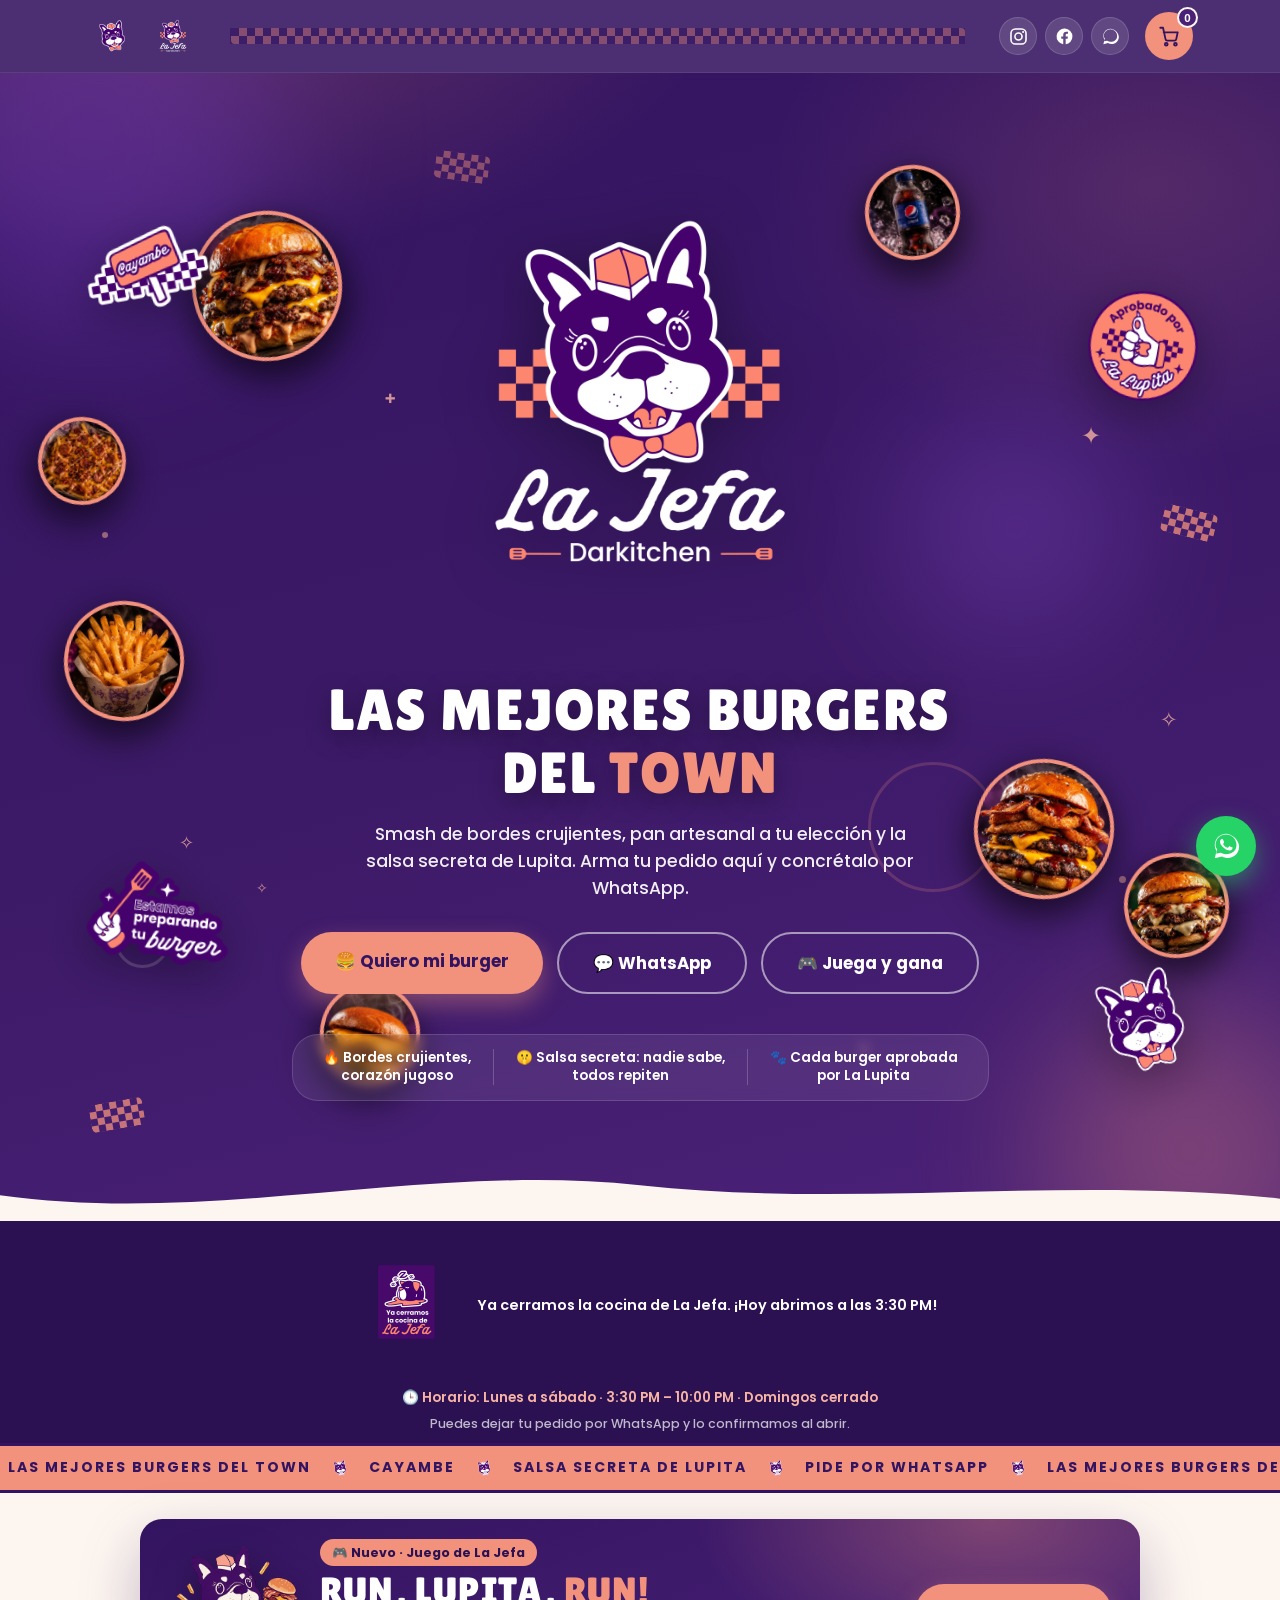
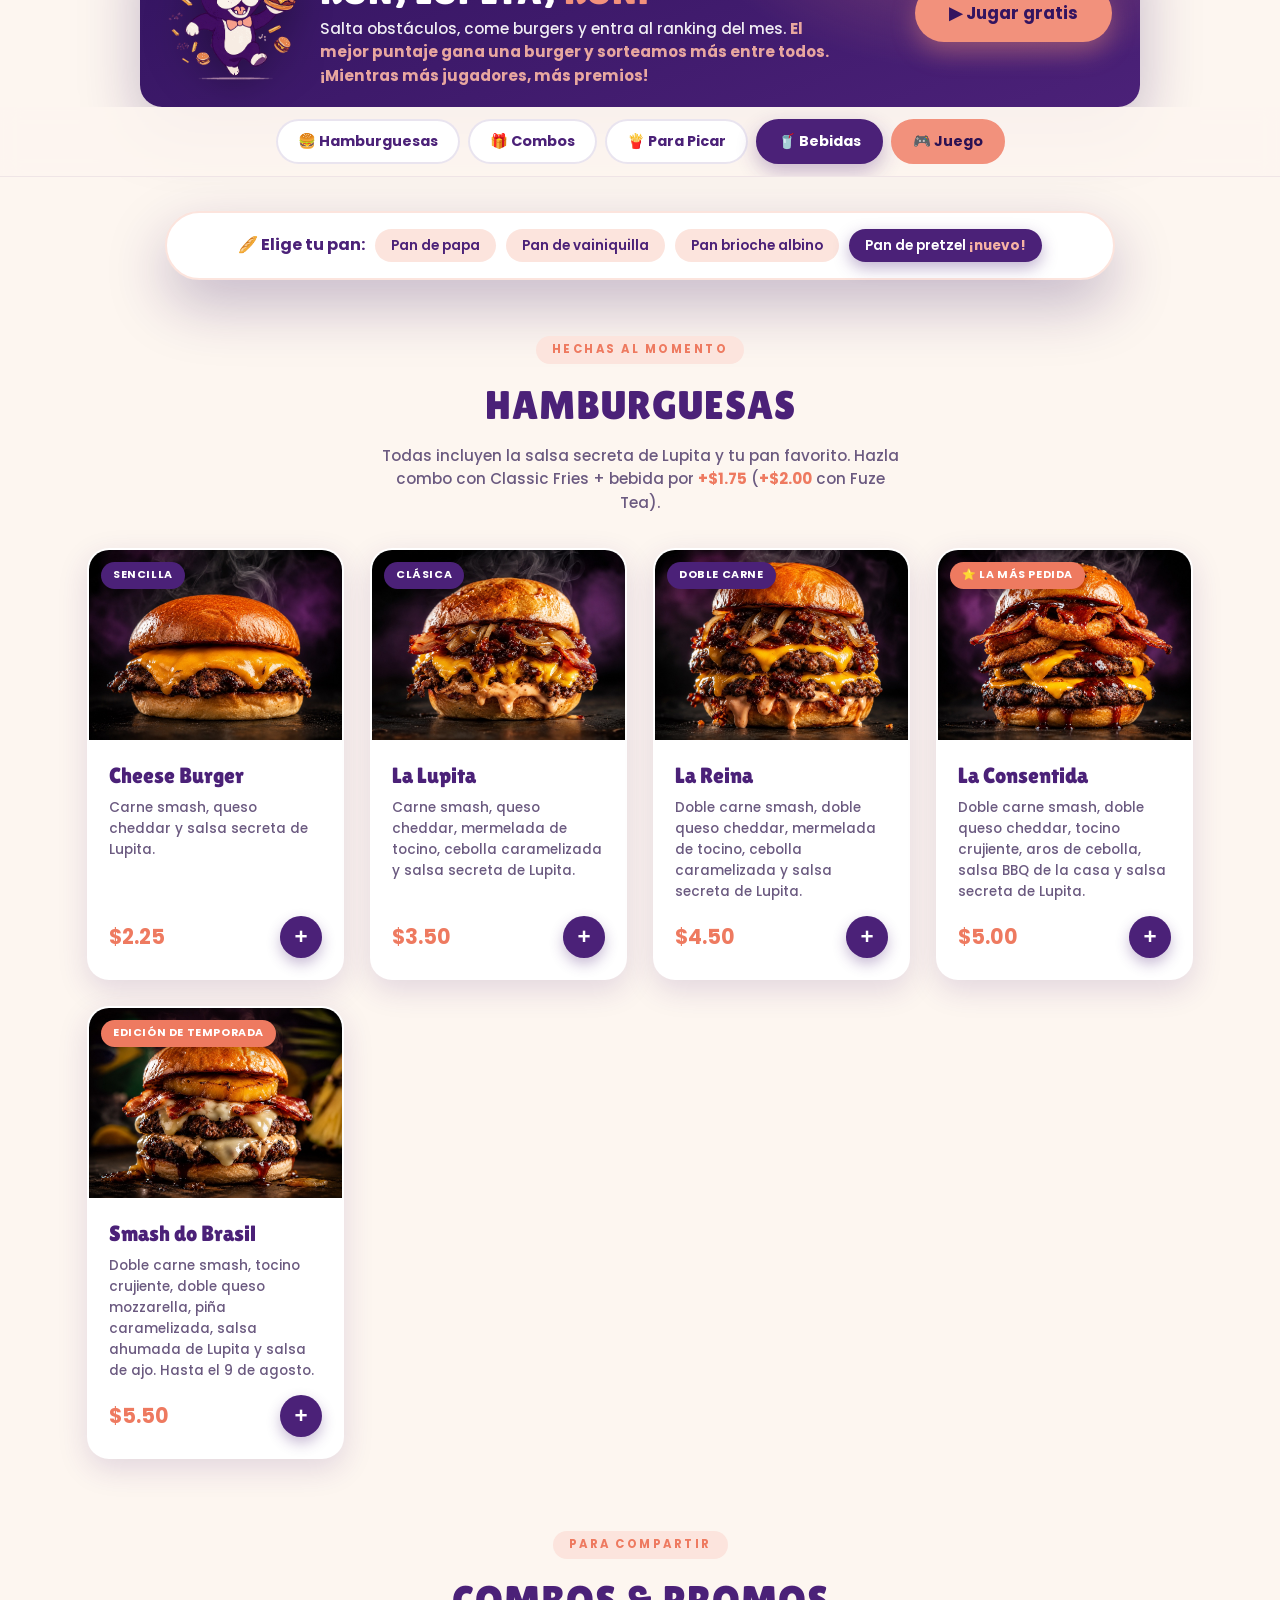
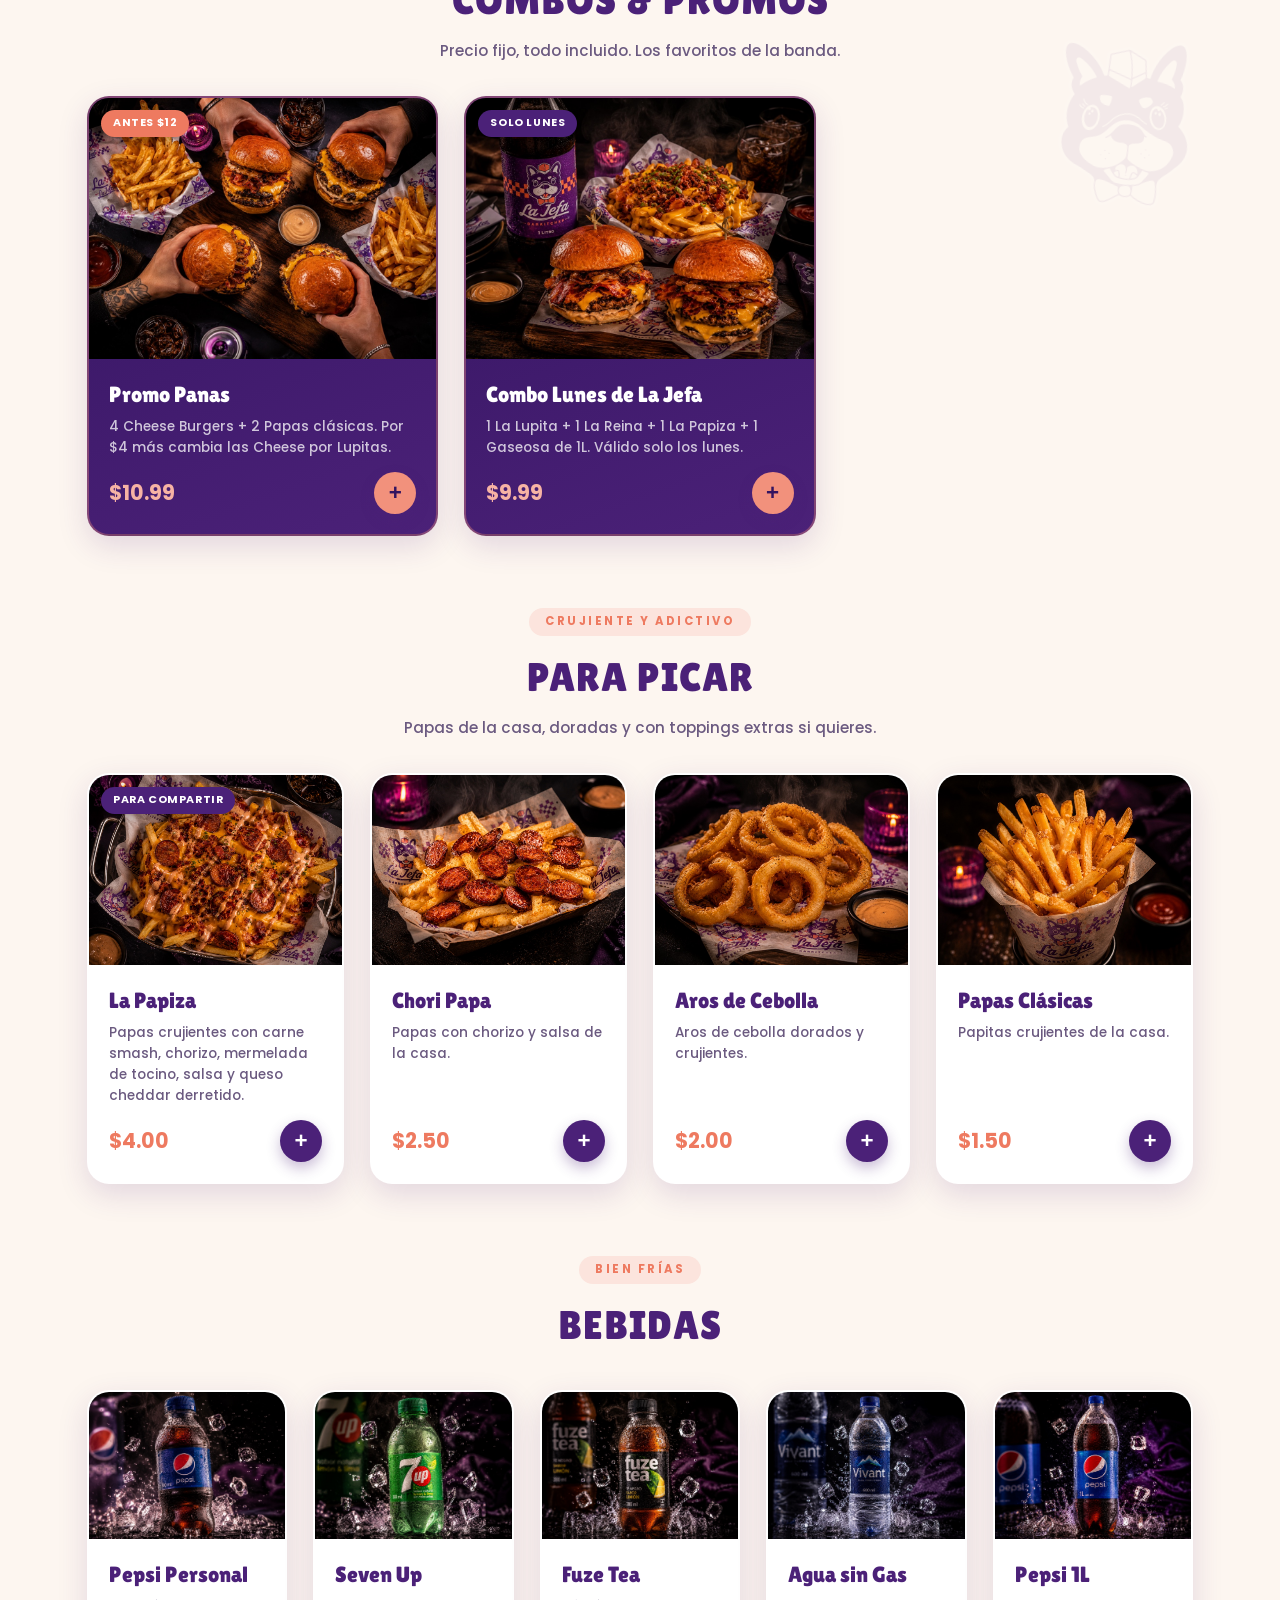
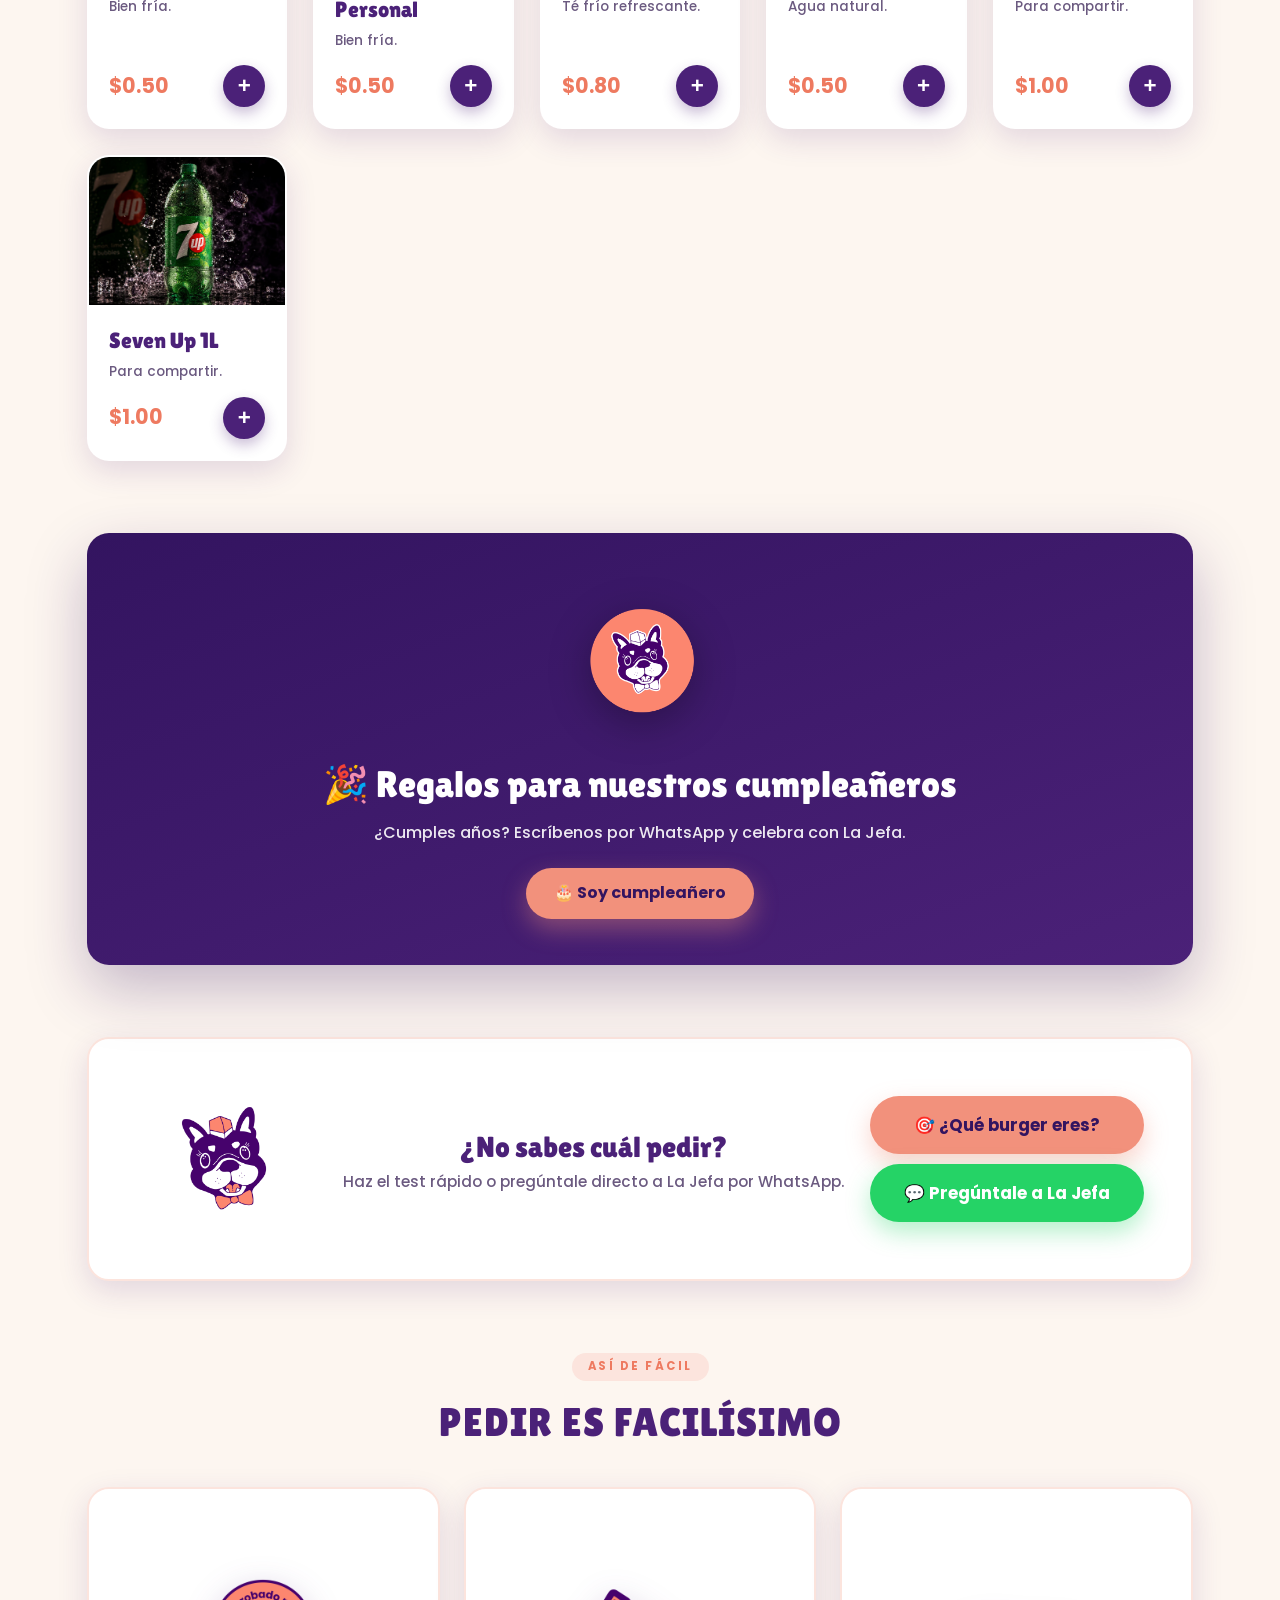
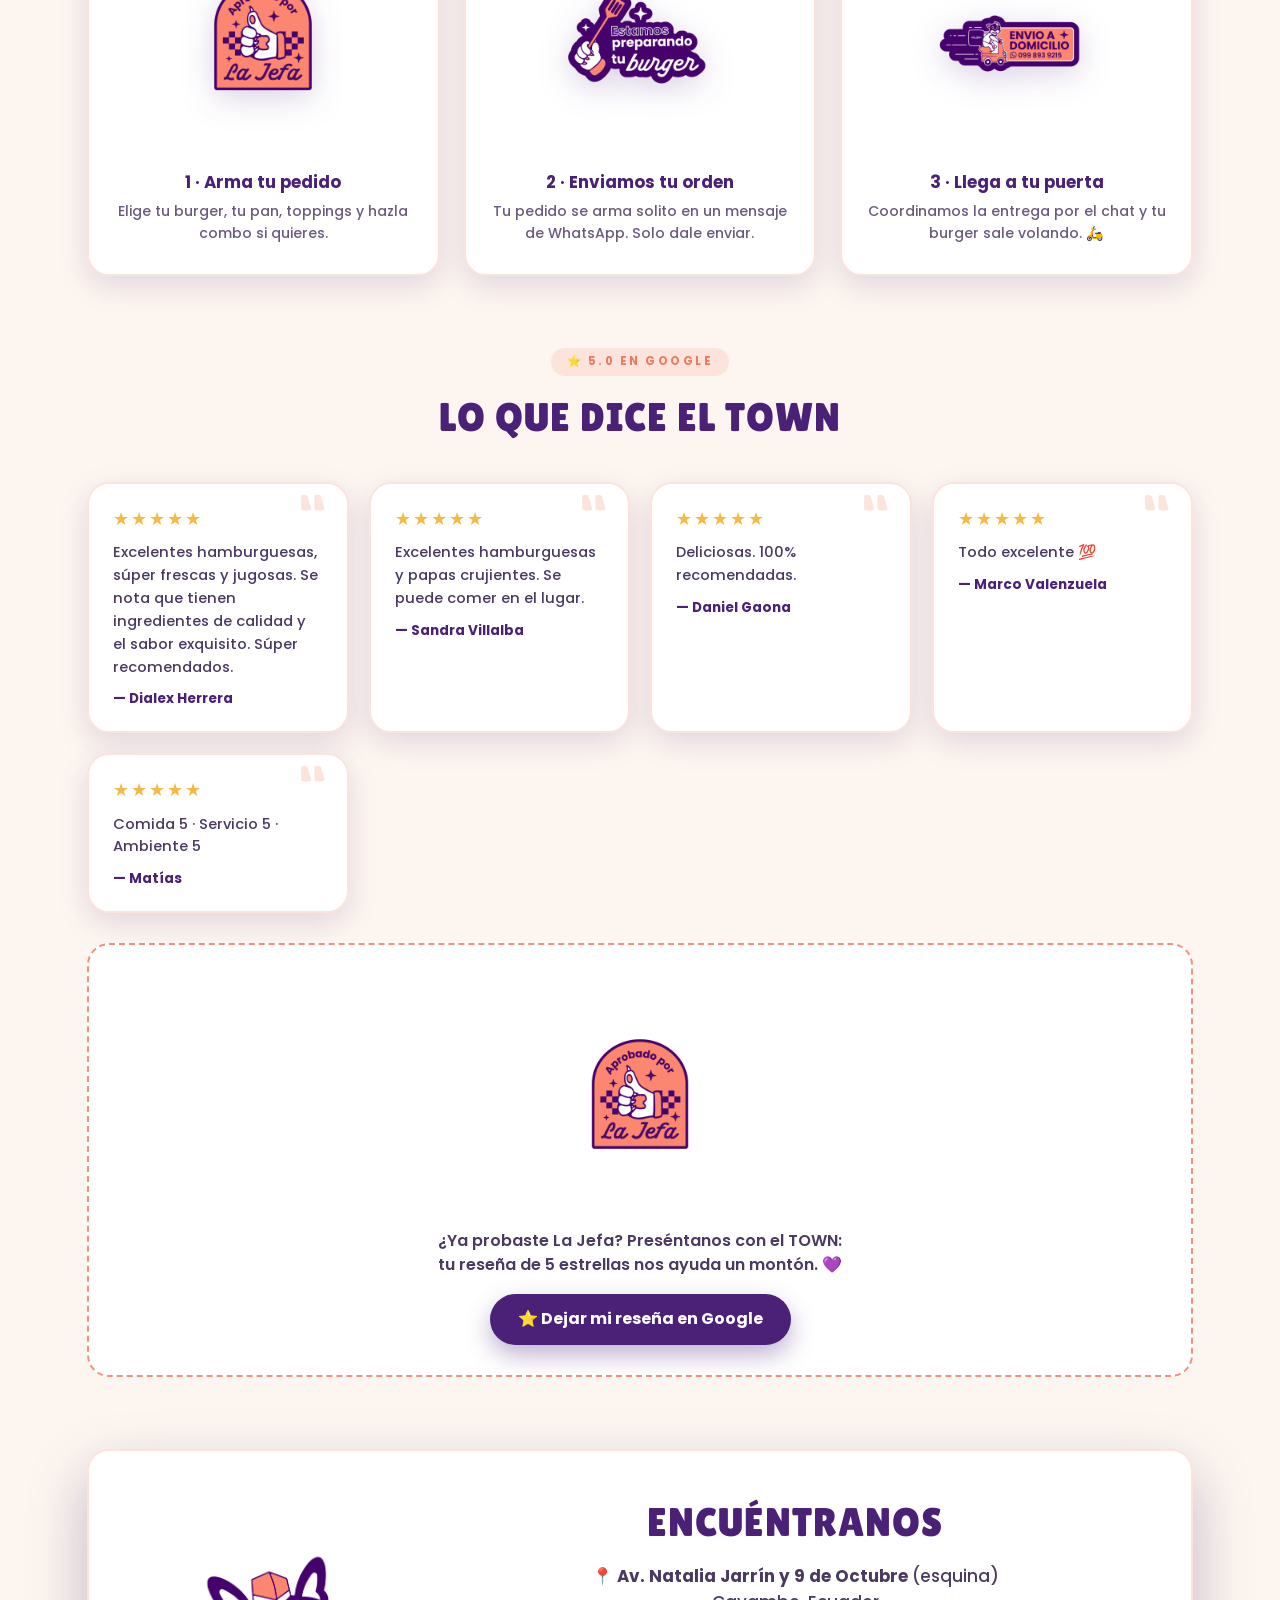
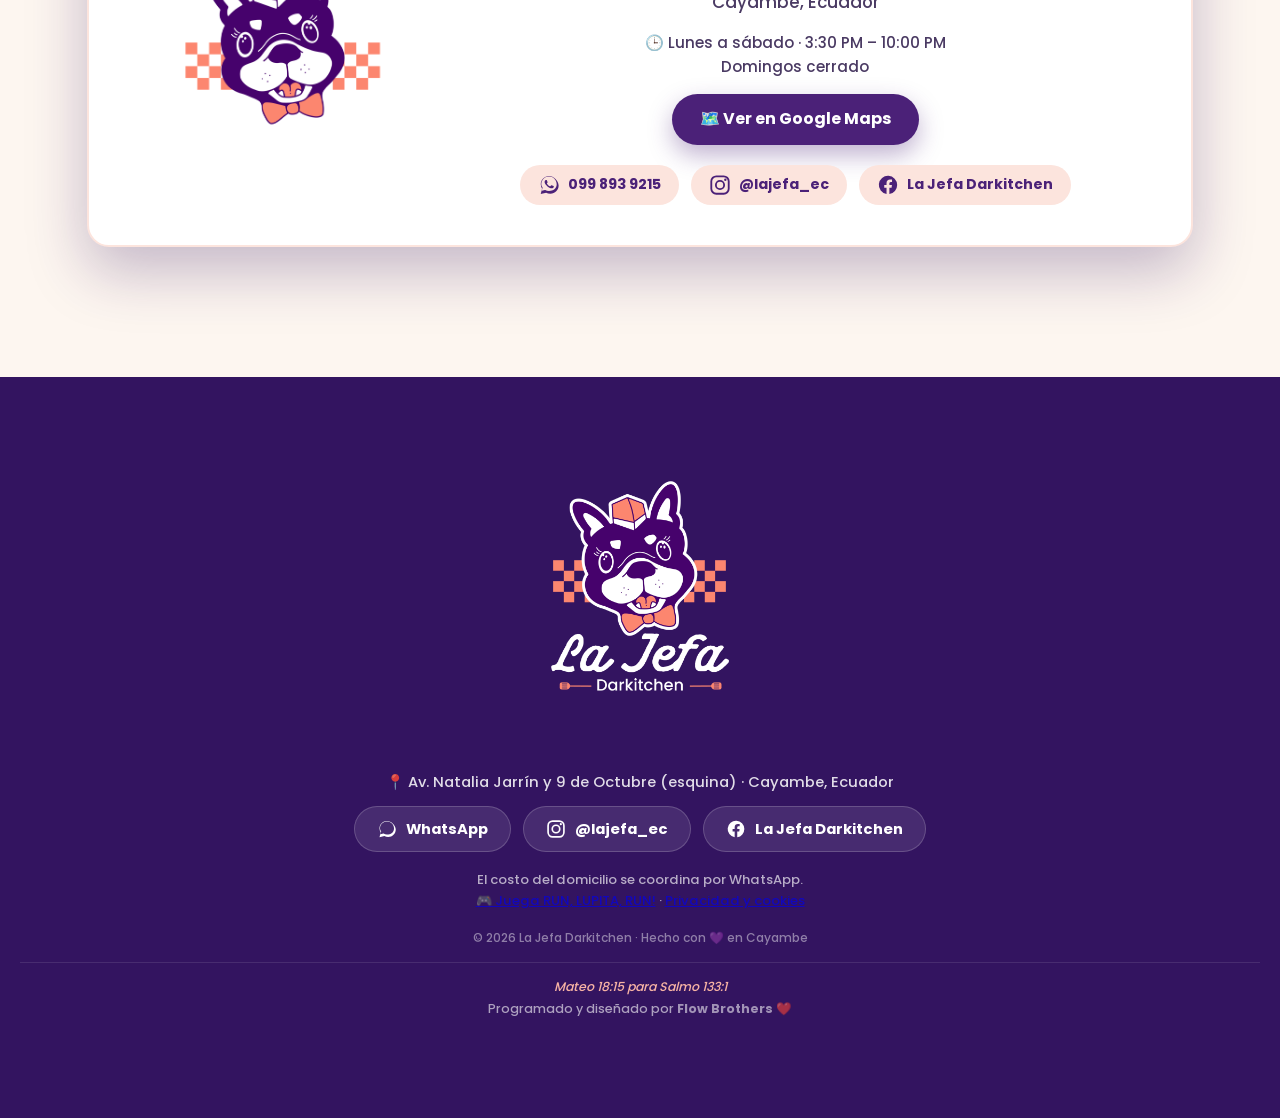
<file: index.html>
<!DOCTYPE html>
<html lang="es">
<head>
<meta charset="UTF-8">
<meta name="viewport" content="width=device-width, initial-scale=1.0">
<title>La Jefa Darkitchen — Las mejores burgers del TOWN</title>
<meta name="description" content="La Jefa Darkitchen · Las mejores burgers del TOWN. Smash burgers en Cayambe, Ecuador. Pide online y concreta por WhatsApp.">
<meta property="og:type" content="website">
<meta property="og:url" content="https://lajefa.delphbrothers.com/">
<meta property="og:site_name" content="La Jefa Darkitchen">
<meta property="og:title" content="La Jefa Darkitchen 🍔 Las mejores burgers del TOWN">
<meta property="og:description" content="Smash burgers en Cayambe. Arma tu pedido y concrétalo por WhatsApp.">
<meta property="og:image" content="https://lajefa.delphbrothers.com/images/la-consentida.jpg">
<meta property="og:image:width" content="1000">
<meta property="og:image:height" content="1000">
<meta property="og:image:alt" content="La Consentida, la burger más pedida de La Jefa">
<meta name="twitter:card" content="summary_large_image">
<link rel="preconnect" href="https://fonts.googleapis.com">
<link rel="preconnect" href="https://fonts.gstatic.com" crossorigin>
<link href="https://fonts.googleapis.com/css2?family=Lilita+One&display=swap" rel="stylesheet">
<link rel="stylesheet" href="styles.css?v=15">
<link rel="icon" href="images/brand/mascota-circulo.png" type="image/png">
</head>
<body>

<!-- ===== ANTESALA (se borra sola el lunes 3:30 PM) ===== -->
<div class="gate" id="gate" hidden>
  <div class="gate-bg" aria-hidden="true">
    <span class="gate-floor"></span>
    <span class="gate-glow gg1"></span>
    <span class="gate-glow gg2"></span>
  </div>
  <div class="gate-inner">
    <img src="images/brand/logo-blanco.png" alt="La Jefa Darkitchen" class="gate-logo">
    <p class="gate-kicker">Muy pronto</p>
    <h1 class="gate-title">Nuestra web<br><em>abre en</em></h1>

    <div class="gate-clock" id="gateClock">
      <div><strong id="gDias">00</strong><span>días</span></div>
      <div><strong id="gHoras">00</strong><span>horas</span></div>
      <div><strong id="gMin">00</strong><span>min</span></div>
      <div><strong id="gSeg">00</strong><span>seg</span></div>
    </div>

    <p class="gate-when">🗓️ Lunes 3 de agosto · 3:30 PM</p>

    <div class="gate-deal">
      <span class="gate-off">🎁</span>
      <span>Los <strong>primeros 20 pedidos</strong> del lunes<br>llevan <strong>papas gratis</strong></span>
    </div>

    <div class="gate-actions">
      <button class="btn btn-coral btn-big" id="peekBtn">👀 Espía el menú</button>
      <a class="btn btn-wa btn-big" target="_blank" rel="noopener"
         href="https://wa.me/593998939215?text=%C2%A1Hola%20La%20Jefa!%20%F0%9F%90%B6%20Quiero%20hacer%20un%20pedido">
        💬 Pide hoy por WhatsApp
      </a>
    </div>

    <p class="gate-note">Hoy seguimos cocinando normal 🍔 Lunes a sábado · 3:30 PM – 10:00 PM</p>
  </div>
</div>

<!-- Barra fija mientras se espía el menú -->
<div class="peekbar" id="peekbar" hidden>
  <span class="peekbar-txt">⏳ Los pedidos por la web se activan en <strong id="peekCount">…</strong></span>
  <a class="peekbar-wa" target="_blank" rel="noopener"
     href="https://wa.me/593998939215?text=%C2%A1Hola%20La%20Jefa!%20%F0%9F%90%B6%20Quiero%20hacer%20un%20pedido">
    💬 Pide por WhatsApp
  </a>
</div>

<!-- ===== HEADER ===== -->
<header class="header" id="header">
  <div class="header-inner">
    <a href="#top" class="brand">
      <img src="images/brand/mascota.png" alt="" class="brand-mascot">
      <img src="images/brand/logo-blanco.png" alt="La Jefa Darkitchen" class="brand-logo">
    </a>
    <span class="header-checker" aria-hidden="true"></span>
    <div class="header-social">
      <a href="https://instagram.com/lajefa_ec" target="_blank" rel="noopener" aria-label="Instagram">
        <svg viewBox="0 0 24 24" width="19" height="19" fill="none" stroke="currentColor" stroke-width="2"><rect x="2.5" y="2.5" width="19" height="19" rx="5.5"/><circle cx="12" cy="12" r="4.5"/><circle cx="17.8" cy="6.2" r="1.3" fill="currentColor" stroke="none"/></svg>
      </a>
      <a href="https://www.facebook.com/profile.php?id=61591512101104" target="_blank" rel="noopener" aria-label="Facebook">
        <svg viewBox="0 0 24 24" width="19" height="19" fill="currentColor"><path d="M22 12a10 10 0 1 0-11.6 9.9v-7H7.9V12h2.5V9.8c0-2.5 1.5-3.9 3.8-3.9 1.1 0 2.2.2 2.2.2v2.5h-1.3c-1.2 0-1.6.8-1.6 1.6V12h2.8l-.4 2.9h-2.4v7A10 10 0 0 0 22 12z"/></svg>
      </a>
      <a href="https://wa.me/593998939215" target="_blank" rel="noopener" aria-label="WhatsApp">
        <svg viewBox="0 0 32 32" width="19" height="19" fill="currentColor"><path d="M16 3C9.4 3 4 8.4 4 15c0 2.3.7 4.5 1.9 6.4L4 29l7.8-1.9c1.8 1 3.9 1.6 6.2 1.6 6.6 0 12-5.4 12-12S22.6 3 16 3zm0 21.8c-2 0-3.9-.6-5.5-1.5l-.4-.2-4.6 1.1 1.2-4.4-.3-.4C5.3 17.7 4.8 16.4 4.8 15 4.8 8.8 9.8 3.8 16 3.8S27.2 8.8 27.2 15 22.2 24.8 16 24.8z"/></svg>
      </a>
    </div>
    <button class="cart-btn" id="cartBtn" aria-label="Ver carrito">
      <svg viewBox="0 0 24 24" width="22" height="22" fill="none" stroke="currentColor" stroke-width="2" stroke-linecap="round" stroke-linejoin="round" aria-hidden="true"><circle cx="9" cy="21" r="1.5"/><circle cx="19" cy="21" r="1.5"/><path d="M2.5 3h3l2.7 12.4a2 2 0 0 0 2 1.6h7.7a2 2 0 0 0 2-1.6L21.5 8H6.2"/></svg>
      <span class="cart-count" id="cartCount">0</span>
    </button>
  </div>
</header>

<!-- ===== HERO ===== -->
<section class="hero" id="top">
  <div class="hero-bg" aria-hidden="true">
    <span class="blob blob-1"></span>
    <span class="blob blob-2"></span>
    <span class="blob blob-3"></span>
    <span class="spark s1">✦</span>
    <span class="spark s2">✦</span>
    <span class="spark s3">✧</span>
    <span class="spark s4">✦</span>
    <span class="spark s5">✧</span>
    <span class="spark s6">✦</span>
    <span class="spark s7">˖</span>
    <span class="spark s8">✧</span>
    <span class="ring r1"></span>
    <span class="ring r2"></span>
    <span class="ring r3"></span>
    <span class="mini-checker mc1"></span>
    <span class="mini-checker mc2"></span>
    <span class="mini-checker mc3"></span>
    <span class="dot d1"></span>
    <span class="dot d2"></span>
    <span class="dot d3"></span>
    <span class="dot d4"></span>
  </div>

  <img class="float-food float-photo ff1" src="images/la-reina.jpg" alt="La Reina">
  <img class="float-food float-photo ff2" src="images/la-consentida.jpg" alt="La Consentida">
  <img class="float-food float-photo ff3" src="images/papas-clasicas.jpg" alt="Papas clásicas">
  <img class="float-food float-photo ff4" src="images/pepsi.jpg" alt="Pepsi">
  <img class="float-food float-photo ff5" src="images/cheese-burger.jpg" alt="Cheese Burger">
  <img class="float-food float-photo ff6" src="images/smash-do-brasil.jpg" alt="Smash do Brasil">
  <img class="float-food float-photo ff7" src="images/la-papiza.jpg" alt="La Papiza">

  <img src="images/brand/sticker-cayambe.png" alt="Cayambe" class="hero-sticker st-cayambe">
  <img src="images/brand/sticker-lupita.png" alt="Aprobado por La Lupita" class="hero-sticker st-lupita">
  <img src="images/brand/sticker-preparando.png" alt="Estamos preparando tu burger" class="hero-sticker st-preparando">
  <img src="images/brand/mascota.png" alt="" class="hero-mascot-peek">

  <div class="hero-content">
    <img src="images/brand/logo-blanco.png" alt="La Jefa Darkitchen" class="hero-logo">
    <h1>Las mejores burgers<br>del <em>TOWN</em></h1>
    <p class="hero-sub">Smash de bordes crujientes, pan artesanal a tu elección y la salsa
      secreta de Lupita. Arma tu pedido aquí y concrétalo por WhatsApp.</p>
    <div class="hero-actions">
      <a href="#hamburguesas" class="btn btn-coral btn-big">🍔 Quiero mi burger</a>
      <a href="https://wa.me/593998939215" target="_blank" rel="noopener" class="btn btn-outline btn-big">💬 WhatsApp</a>
      <a href="juego.html" class="btn btn-outline btn-big">🎮 Juega y gana</a>
    </div>
    <div class="hero-claims">
      <div>🔥 Bordes crujientes,<br>corazón jugoso</div>
      <div class="stat-sep"></div>
      <div>🤫 Salsa secreta: nadie sabe,<br>todos repiten</div>
      <div class="stat-sep"></div>
      <div>🐾 Cada burger aprobada<br>por La Lupita</div>
    </div>
  </div>
  <div class="hero-wave" aria-hidden="true">
    <svg viewBox="0 0 1440 90" preserveAspectRatio="none"><path d="M0,50 C240,95 480,0 720,35 C960,70 1200,20 1440,55 L1440,90 L0,90 Z" fill="var(--cream)"/></svg>
  </div>
</section>

<div class="closed-banner" id="closedBanner" hidden>
  <img src="images/brand/sticker-cerrado.png" alt="Ya cerramos">
  <span id="closedText"></span>
  <span class="closed-hours">🕒 Horario: Lunes a sábado · 3:30 PM – 10:00 PM · Domingos cerrado</span>
  <small>Puedes dejar tu pedido por WhatsApp y lo confirmamos al abrir.</small>
</div>

<!-- ===== MARQUEE ===== -->
<div class="marquee" aria-hidden="true">
  <div class="marquee-track">
    <span>LAS MEJORES BURGERS DEL TOWN <img src="images/brand/mascota-morada.png" alt=""> CAYAMBE <img src="images/brand/mascota-morada.png" alt=""> SALSA SECRETA DE LUPITA <img src="images/brand/mascota-morada.png" alt=""> PIDE POR WHATSAPP <img src="images/brand/mascota-morada.png" alt=""> </span><span>LAS MEJORES BURGERS DEL TOWN <img src="images/brand/mascota-morada.png" alt=""> CAYAMBE <img src="images/brand/mascota-morada.png" alt=""> SALSA SECRETA DE LUPITA <img src="images/brand/mascota-morada.png" alt=""> PIDE POR WHATSAPP <img src="images/brand/mascota-morada.png" alt=""> </span>
  </div>
</div>

<!-- ===== JUEGO ===== -->
<section class="game-promo" id="juego">
  <a class="game-promo-inner" href="juego.html">
    <img src="images/juego/portada.png" alt="Lupita corriendo con una hamburguesa" class="game-promo-img" loading="lazy">
    <div class="game-promo-text">
      <span class="game-promo-eyebrow">🎮 Nuevo · Juego de La Jefa</span>
      <h2>Run, Lupita, <em>Run!</em></h2>
      <p>Salta obstáculos, come burgers y entra al ranking del mes.
        <strong>El mejor puntaje gana una burger y sorteamos más entre todos.
        ¡Mientras más jugadores, más premios!</strong></p>
    </div>
    <span class="btn btn-coral btn-big game-promo-btn">▶ Jugar gratis</span>
  </a>
</section>

<!-- ===== PROMO DE LA SEMANA ===== -->
<section class="promo" id="promoSection" hidden>
  <div class="promo-inner">
    <img src="images/brand/mascota-circulo-coral.png" alt="" class="promo-mascot">
    <div class="promo-text">
      <span class="promo-eyebrow">🔥 Promo de la semana</span>
      <h2 id="promoTitle"></h2>
      <p id="promoDesc"></p>
    </div>
    <div class="promo-side">
      <div class="promo-count" id="promoCount"></div>
      <button class="btn btn-coral" id="promoBtn">🍔 Ver el menú</button>
    </div>
  </div>
</section>

<!-- ===== TAB BAR ===== -->
<nav class="tabbar" id="tabbar">
  <a href="#hamburguesas" class="tab" data-spy>🍔 Hamburguesas</a>
  <a href="#combos" class="tab" data-spy>🎁 Combos</a>
  <a href="#picar" class="tab" data-spy>🍟 Para Picar</a>
  <a href="#bebidas" class="tab" data-spy>🥤 Bebidas</a>
  <a href="juego.html" class="tab tab-game">🎮 Juego</a>
</nav>

<!-- ===== MENÚ ===== -->
<main class="menu">

  <!-- Pan strip -->
  <section class="pan-strip reveal">
    <div class="pan-strip-inner">
      <span class="pan-strip-title">🥖 Elige tu pan:</span>
      <span class="pan-chip">Pan de papa</span>
      <span class="pan-chip">Pan de vainiquilla</span>
      <span class="pan-chip">Pan brioche albino</span>
      <span class="pan-chip pan-chip-new">Pan de pretzel <em>¡nuevo!</em></span>
    </div>
  </section>

  <section id="hamburguesas" class="menu-section">
    <div class="section-head reveal">
      <span class="section-eyebrow">Hechas al momento</span>
      <h2 class="section-title">Hamburguesas</h2>
      <p class="section-sub">Todas incluyen la salsa secreta de Lupita y tu pan favorito.
        <span id="comboPitch">Hazla combo con Classic Fries + bebida por <strong>+$1.75</strong>.</span></p>
    </div>
    <div class="grid" id="gridBurgers"></div>
  </section>

  <section id="combos" class="menu-section combos-section">
    <img src="images/brand/mascota-morada.png" alt="" class="section-watermark" aria-hidden="true">
    <div class="section-head reveal">
      <span class="section-eyebrow">Para compartir</span>
      <h2 class="section-title">Combos & Promos</h2>
      <p class="section-sub">Precio fijo, todo incluido. Los favoritos de la banda.</p>
    </div>
    <div class="grid grid-combos" id="gridCombos"></div>
  </section>

  <section id="picar" class="menu-section">
    <div class="section-head reveal">
      <span class="section-eyebrow">Crujiente y adictivo</span>
      <h2 class="section-title">Para Picar</h2>
      <p class="section-sub">Papas de la casa, doradas y con toppings extras si quieres.</p>
    </div>
    <div class="grid" id="gridSides"></div>
  </section>

  <section id="bebidas" class="menu-section">
    <div class="section-head reveal">
      <span class="section-eyebrow">Bien frías</span>
      <h2 class="section-title">Bebidas</h2>
    </div>
    <div class="grid grid-small" id="gridDrinks"></div>
  </section>

  <!-- Cumpleañeros -->
  <section class="birthday reveal">
    <img src="images/brand/mascota-circulo-coral.png" alt="" class="birthday-mascot">
    <h2>🎉 Regalos para nuestros cumpleañeros</h2>
    <p>¿Cumples años? Escríbenos por WhatsApp y celebra con La Jefa.</p>
    <a href="https://wa.me/593998939215?text=Hola%20La%20Jefa%20%F0%9F%8E%89%20%C2%A1Estoy%20de%20cumplea%C3%B1os!" target="_blank" rel="noopener" class="btn btn-coral">🎂 Soy cumpleañero</a>
  </section>

  <!-- Quiz -->
  <section class="quiz-strip reveal">
    <img src="images/brand/mascota.png" alt="" class="quiz-mascot">
    <div class="quiz-text">
      <h2>¿No sabes cuál pedir?</h2>
      <p>Haz el test rápido o pregúntale directo a La Jefa por WhatsApp.</p>
    </div>
    <div class="quiz-actions">
      <button id="quizBtn" class="btn btn-coral btn-big">🎯 ¿Qué burger eres?</button>
      <a class="btn btn-ask btn-big" target="_blank" rel="noopener"
         href="https://wa.me/593998939215?text=%C2%A1Hola%20La%20Jefa!%20%F0%9F%90%B6%20%C2%BFQu%C3%A9%20me%20recomiendas%20hoy%3F">
        💬 Pregúntale a La Jefa
      </a>
    </div>
  </section>

  <!-- Cómo funciona -->
  <section class="how reveal">
    <div class="section-head">
      <span class="section-eyebrow">Así de fácil</span>
      <h2 class="section-title">Pedir es facilísimo</h2>
    </div>
    <div class="how-steps">
      <div class="how-step">
        <img src="images/brand/sticker-aprobado.png" alt="" class="how-sticker">
        <h3>1 · Arma tu pedido</h3>
        <p>Elige tu burger, tu pan, toppings y hazla combo si quieres.</p>
      </div>
      <div class="how-step">
        <img src="images/brand/sticker-preparando.png" alt="" class="how-sticker">
        <h3>2 · Enviamos tu orden</h3>
        <p>Tu pedido se arma solito en un mensaje de WhatsApp. Solo dale enviar.</p>
      </div>
      <div class="how-step">
        <img src="images/brand/sticker-domicilio.png" alt="" class="how-sticker">
        <h3>3 · Llega a tu puerta</h3>
        <p>Coordinamos la entrega por el chat y tu burger sale volando. 🛵</p>
      </div>
    </div>
  </section>

  <!-- Reseñas -->
  <section id="resenas" class="reviews reveal">
    <div class="section-head">
      <span class="section-eyebrow">⭐ 5.0 en Google</span>
      <h2 class="section-title">Lo que dice el TOWN</h2>
    </div>
    <div class="reviews-grid" id="reviewsGrid"></div>
    <div class="reviews-cta">
      <img src="images/brand/sticker-aprobado.png" alt="Aprobado por La Jefa" class="reviews-sticker">
      <p>¿Ya probaste La Jefa? Preséntanos con el TOWN:<br>tu reseña de 5 estrellas nos ayuda un montón. 💜</p>
      <a class="btn btn-purple" href="https://maps.app.goo.gl/jqbpjwTSJtWHzYoa9" target="_blank" rel="noopener">⭐ Dejar mi reseña en Google</a>
    </div>
  </section>

  <!-- Encuéntranos -->
  <section id="encuentranos" class="findus reveal">
    <div class="findus-card">
      <img src="images/brand/mascota-checker.png" alt="La Jefa" class="findus-mascot">
      <div class="findus-info">
        <h2 class="section-title">Encuéntranos</h2>
        <p class="findus-addr">📍 <strong>Av. Natalia Jarrín y 9 de Octubre</strong> (esquina)<br>Cayambe, Ecuador</p>
        <p class="findus-hours">🕒 Lunes a sábado · 3:30 PM – 10:00 PM<br>Domingos cerrado</p>
        <a class="findus-map btn btn-purple" href="https://maps.app.goo.gl/jqbpjwTSJtWHzYoa9" target="_blank" rel="noopener">🗺️ Ver en Google Maps</a>
        <div class="findus-social">
          <a href="https://wa.me/593998939215" target="_blank" rel="noopener" aria-label="WhatsApp">
            <svg viewBox="0 0 32 32" width="22" height="22" fill="currentColor"><path d="M16 3C9.4 3 4 8.4 4 15c0 2.3.7 4.5 1.9 6.4L4 29l7.8-1.9c1.8 1 3.9 1.6 6.2 1.6 6.6 0 12-5.4 12-12S22.6 3 16 3zm0 21.8c-2 0-3.9-.6-5.5-1.5l-.4-.2-4.6 1.1 1.2-4.4-.3-.4C5.3 17.7 4.8 16.4 4.8 15 4.8 8.8 9.8 3.8 16 3.8S27.2 8.8 27.2 15 22.2 24.8 16 24.8zm6.1-7.4c-.3-.2-2-1-2.3-1.1-.3-.1-.5-.2-.7.2-.2.3-.8 1.1-1 1.3-.2.2-.4.2-.7.1-.3-.2-1.4-.5-2.6-1.6-1-.9-1.6-1.9-1.8-2.2-.2-.3 0-.5.1-.7l.5-.6c.2-.2.2-.3.3-.6.1-.2 0-.4 0-.6-.1-.2-.7-1.8-1-2.4-.3-.6-.5-.5-.7-.6h-.6c-.2 0-.6.1-.9.4-.3.3-1.1 1.1-1.1 2.7s1.2 3.1 1.3 3.3c.2.2 2.3 3.5 5.6 4.9.8.3 1.4.5 1.9.7.8.2 1.5.2 2.1.1.6-.1 2-.8 2.2-1.6.3-.8.3-1.4.2-1.6-.1-.1-.3-.2-.6-.4z"/></svg>
            <span>099 893 9215</span>
          </a>
          <a href="https://instagram.com/lajefa_ec" target="_blank" rel="noopener" aria-label="Instagram">
            <svg viewBox="0 0 24 24" width="22" height="22" fill="none" stroke="currentColor" stroke-width="2"><rect x="2.5" y="2.5" width="19" height="19" rx="5.5"/><circle cx="12" cy="12" r="4.5"/><circle cx="17.8" cy="6.2" r="1.3" fill="currentColor" stroke="none"/></svg>
            <span>@lajefa_ec</span>
          </a>
          <a href="https://www.facebook.com/profile.php?id=61591512101104" target="_blank" rel="noopener" aria-label="Facebook">
            <svg viewBox="0 0 24 24" width="22" height="22" fill="currentColor"><path d="M22 12a10 10 0 1 0-11.6 9.9v-7H7.9V12h2.5V9.8c0-2.5 1.5-3.9 3.8-3.9 1.1 0 2.2.2 2.2.2v2.5h-1.3c-1.2 0-1.6.8-1.6 1.6V12h2.8l-.4 2.9h-2.4v7A10 10 0 0 0 22 12z"/></svg>
            <span>La Jefa Darkitchen</span>
          </a>
        </div>
      </div>
    </div>
  </section>

</main>

<!-- ===== FOOTER ===== -->
<footer class="footer">
  <div class="footer-inner">
    <img src="images/brand/logo-blanco.png" alt="La Jefa Darkitchen" class="footer-logo">
    <p class="footer-loc">📍 Av. Natalia Jarrín y 9 de Octubre (esquina) · Cayambe, Ecuador</p>
    <div class="footer-social">
      <a href="https://wa.me/593998939215" target="_blank" rel="noopener">
        <svg viewBox="0 0 32 32" width="20" height="20" fill="currentColor"><path d="M16 3C9.4 3 4 8.4 4 15c0 2.3.7 4.5 1.9 6.4L4 29l7.8-1.9c1.8 1 3.9 1.6 6.2 1.6 6.6 0 12-5.4 12-12S22.6 3 16 3zm0 21.8c-2 0-3.9-.6-5.5-1.5l-.4-.2-4.6 1.1 1.2-4.4-.3-.4C5.3 17.7 4.8 16.4 4.8 15 4.8 8.8 9.8 3.8 16 3.8S27.2 8.8 27.2 15 22.2 24.8 16 24.8z"/></svg>
        WhatsApp
      </a>
      <a href="https://instagram.com/lajefa_ec" target="_blank" rel="noopener">
        <svg viewBox="0 0 24 24" width="20" height="20" fill="none" stroke="currentColor" stroke-width="2"><rect x="2.5" y="2.5" width="19" height="19" rx="5.5"/><circle cx="12" cy="12" r="4.5"/><circle cx="17.8" cy="6.2" r="1.3" fill="currentColor" stroke="none"/></svg>
        @lajefa_ec
      </a>
      <a href="https://www.facebook.com/profile.php?id=61591512101104" target="_blank" rel="noopener">
        <svg viewBox="0 0 24 24" width="20" height="20" fill="currentColor"><path d="M22 12a10 10 0 1 0-11.6 9.9v-7H7.9V12h2.5V9.8c0-2.5 1.5-3.9 3.8-3.9 1.1 0 2.2.2 2.2.2v2.5h-1.3c-1.2 0-1.6.8-1.6 1.6V12h2.8l-.4 2.9h-2.4v7A10 10 0 0 0 22 12z"/></svg>
        La Jefa Darkitchen
      </a>
    </div>
    <p class="footer-note">El costo del domicilio se coordina por WhatsApp.</p>
    <p class="footer-note"><a href="juego.html">🎮 Juega RUN, LUPITA, RUN!</a> · <a href="privacidad.html">Privacidad y cookies</a></p>
    <p class="footer-copy">© 2026 La Jefa Darkitchen · Hecho con 💜 en Cayambe</p>
    <p class="footer-credit">
      <span class="footer-verse">Mateo 18:15 para Salmo 133:1</span>
      <span class="footer-studio">Programado y diseñado por <strong>Flow Brothers</strong> ❤️</span>
    </p>
  </div>
</footer>

<!-- ===== FLOTANTE WHATSAPP ===== -->
<a href="https://wa.me/593998939215" target="_blank" rel="noopener" class="wa-float" aria-label="WhatsApp">
  <svg viewBox="0 0 32 32" width="30" height="30" fill="currentColor" aria-hidden="true"><path d="M16 3C9.4 3 4 8.4 4 15c0 2.3.7 4.5 1.9 6.4L4 29l7.8-1.9c1.8 1 3.9 1.6 6.2 1.6 6.6 0 12-5.4 12-12S22.6 3 16 3zm0 21.8c-2 0-3.9-.6-5.5-1.5l-.4-.2-4.6 1.1 1.2-4.4-.3-.4C5.3 17.7 4.8 16.4 4.8 15 4.8 8.8 9.8 3.8 16 3.8S27.2 8.8 27.2 15 22.2 24.8 16 24.8zm6.1-7.4c-.3-.2-2-1-2.3-1.1-.3-.1-.5-.2-.7.2-.2.3-.8 1.1-1 1.3-.2.2-.4.2-.7.1-.3-.2-1.4-.5-2.6-1.6-1-.9-1.6-1.9-1.8-2.2-.2-.3 0-.5.1-.7l.5-.6c.2-.2.2-.3.3-.6.1-.2 0-.4 0-.6-.1-.2-.7-1.8-1-2.4-.3-.6-.5-.5-.7-.6h-.6c-.2 0-.6.1-.9.4-.3.3-1.1 1.1-1.1 2.7s1.2 3.1 1.3 3.3c.2.2 2.3 3.5 5.6 4.9.8.3 1.4.5 1.9.7.8.2 1.5.2 2.1.1.6-.1 2-.8 2.2-1.6.3-.8.3-1.4.2-1.6-.1-.1-.3-.2-.6-.4z"/></svg>
</a>

<!-- ===== TOAST ===== -->
<div class="toast" id="toast" role="status"></div>

<!-- ===== MODAL PRODUCTO ===== -->
<div class="modal-overlay" id="productModal" hidden>
  <div class="modal" role="dialog" aria-modal="true">
    <button class="modal-close" id="modalClose" aria-label="Cerrar">✕</button>
    <div class="modal-img" id="modalImg"></div>
    <div class="modal-body">
      <div class="modal-head">
        <h3 id="modalName"></h3>
        <span class="modal-price" id="modalPrice"></span>
      </div>
      <p id="modalDesc" class="modal-desc"></p>

      <div id="optBread" class="opt-block" hidden>
        <h4><span class="step-num">1</span> Elige tu pan</h4>
        <div class="opt-list" id="breadOptions"></div>
      </div>

      <div id="optIngredients" class="opt-block" hidden>
        <h4><span class="step-num">2</span> Pon o quita a tu gusto</h4>
        <p class="opt-hint">Quitar es gratis · cada extra suma su precio 😉</p>
        <div class="ing-list" id="ingList"></div>
      </div>

      <div id="optCombo" class="opt-block" hidden>
        <h4><span class="step-num">3</span> ¿La haces combo?</h4>
        <label class="check-row combo-row">
          <input type="checkbox" id="comboCheck">
          <span>🍟 Sí, con Classic Fries + bebida <strong id="comboPriceLabel">+$1.75</strong></span>
        </label>
        <div id="comboDrink" class="opt-sub" hidden>
          <div class="opt-list" id="comboDrinkOptions"></div>
        </div>
      </div>

      <div class="opt-block">
        <h4><span class="step-num">✎</span> Nota (opcional)</h4>
        <input type="text" id="itemNote" class="note-input" placeholder="Ej: bien cocida, sin ají...">
      </div>

      <div class="price-breakdown" id="priceBreakdown"></div>

      <div class="modal-footer">
        <div class="qty-control">
          <button id="qtyMinus" aria-label="Menos">−</button>
          <span id="qtyValue">1</span>
          <button id="qtyPlus" aria-label="Más">+</button>
        </div>
        <button class="btn btn-coral" id="addToCart">Agregar · <span id="modalTotal">$0.00</span></button>
        <a class="btn btn-wa" id="preOrderBtn" target="_blank" rel="noopener" hidden>💬 Pídelo por WhatsApp</a>
      </div>
    </div>
  </div>
</div>

<!-- ===== CARRITO ===== -->
<div class="cart-overlay" id="cartOverlay" hidden>
  <aside class="cart-drawer" role="dialog" aria-modal="true" aria-label="Carrito">
    <div class="cart-header">
      <img src="images/brand/mascota.png" alt="" class="cart-mascot">
      <h3>Tu pedido</h3>
      <button class="modal-close cart-close" id="cartClose" aria-label="Cerrar">✕</button>
    </div>
    <div class="cart-items" id="cartItems"></div>
    <div class="cart-empty" id="cartEmpty">
      <img src="images/brand/sticker-cerrado.png" alt="" class="cart-empty-img">
      <p>Tu carrito está vacío.<br>¡Despierta a La Lupita con un pedido!</p>
      <a class="btn btn-ask" target="_blank" rel="noopener"
         href="https://wa.me/593998939215?text=%C2%A1Hola%20La%20Jefa!%20%F0%9F%90%B6%20%C2%BFQu%C3%A9%20me%20recomiendas%20hoy%3F">
        💬 Pregúntale a La Jefa
      </a>
    </div>
    <div class="cart-footer" id="cartFooter" hidden>
      <div class="suggest" id="suggestBlock" hidden>
        <p class="suggest-title">😋 ¿Le sumas algo?</p>
        <div class="suggest-row" id="suggestRow"></div>
      </div>

      <div class="cart-form">
        <div class="field-block">
          <span class="field-label">¿Cómo lo quieres? <em>*</em></span>
          <div class="choice-row" id="modeOptions">
            <button type="button" class="choice" data-mode="Delivery">🛵<span>Delivery</span></button>
            <button type="button" class="choice" data-mode="Retiro en local">🏃<span>Retiro</span></button>
            <button type="button" class="choice" data-mode="Comer en el local">🍽️<span>Comer aquí</span></button>
          </div>
        </div>

        <div class="field-block">
          <label class="field-label" for="custName">Tu nombre <em>*</em></label>
          <input type="text" id="custName" placeholder="¿Cómo te llamas?" autocomplete="name">
        </div>

        <div class="field-block" id="addressBlock" hidden>
          <label class="field-label" for="custAddress">Dirección de entrega <em>*</em></label>
          <input type="text" id="custAddress" placeholder="Calle, número y referencia (Cayambe)">
        </div>

        <div class="field-block">
          <span class="field-label">Forma de pago <em>*</em></span>
          <div class="choice-row" id="payOptions">
            <button type="button" class="choice" data-pay="Efectivo">💵<span>Efectivo</span></button>
            <button type="button" class="choice" data-pay="Transferencia">🏦<span>Transferencia</span></button>
            <button type="button" class="choice" data-pay="DeUna">📱<span>DeUna</span></button>
            <button type="button" class="choice" data-pay="Tarjeta">💳<span>Tarjeta</span></button>
          </div>
        </div>

        <div class="field-block" id="cashBlock" hidden>
          <label class="field-label" for="cashWith">¿Con cuánto pagas? <small>(para llevar tu cambio)</small></label>
          <input type="text" id="cashWith" placeholder="Ej: $20" inputmode="decimal">
        </div>
      </div>
      <div class="cart-total-box">
        <div class="cart-total">
          <span>Total</span>
          <strong id="cartTotal">$0.00</strong>
        </div>
      </div>
      <p class="cart-note">El costo del domicilio se coordina por WhatsApp.</p>
      <p class="form-error" id="formError" hidden></p>
      <button class="btn btn-wa" id="checkoutBtn">Enviar pedido por WhatsApp 🚀</button>
    </div>
  </aside>
</div>

<!-- ===== QUIZ MODAL ===== -->
<div class="modal-overlay" id="quizModal" hidden>
  <div class="modal quiz-modal" role="dialog" aria-modal="true">
    <button class="modal-close" id="quizClose" aria-label="Cerrar">✕</button>
    <div class="quiz-body" id="quizBody"></div>
  </div>
</div>

<script src="app.js?v=13"></script>

<!-- Aviso de cookies (solo la primera visita) -->
<div class="cookiebar" id="cookiebar" hidden>
  <p>🍪 Usamos cookies propias y de Meta para mejorar la web y mostrarte
     mejores anuncios. <a href="privacidad.html">Más info</a></p>
  <div class="cookiebar-btns">
    <button type="button" id="cookieNo" class="cookie-no">Rechazar</button>
    <button type="button" id="cookieOk" class="cookie-ok">Aceptar</button>
  </div>
</div>

<!-- Meta Pixel (se carga desde app.js solo si el visitante no lo rechazó) -->

<!-- Cloudflare Web Analytics (contador de visitas, sin cookies) -->
<script type="module" src="https://static.cloudflareinsights.com/beacon.min.js"
  data-cf-beacon='{"token": "8d9d444d4b424a15a3bf89a91b4a8c1a"}'></script>
</body>
</html>
</file>
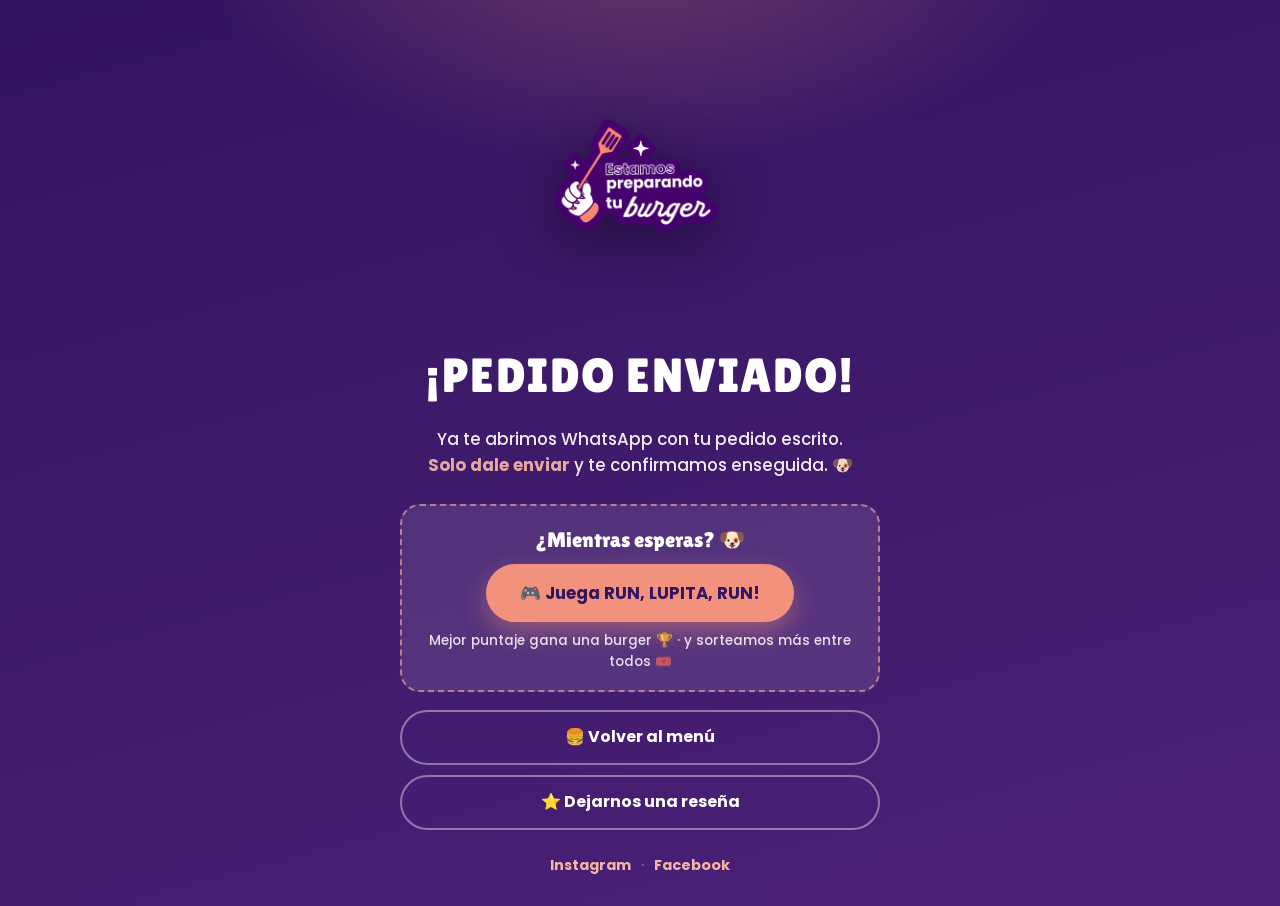
<file: gracias.html>
<!DOCTYPE html>
<html lang="es">
<head>
<meta charset="UTF-8">
<meta name="viewport" content="width=device-width, initial-scale=1.0">
<title>¡Pedido enviado! — La Jefa Darkitchen</title>
<meta name="robots" content="noindex">
<link rel="preconnect" href="https://fonts.googleapis.com">
<link rel="preconnect" href="https://fonts.gstatic.com" crossorigin>
<link href="https://fonts.googleapis.com/css2?family=Lilita+One&display=swap" rel="stylesheet">
<link rel="stylesheet" href="styles.css?v=15">
<link rel="icon" href="images/brand/mascota-circulo.png" type="image/png">
</head>
<body class="thanks-body">

<div class="thanks-wrap">
  <img src="images/brand/sticker-preparando.png" alt="Estamos preparando tu burger" class="thanks-sticker">
  <h1>¡Pedido enviado!</h1>
  <p class="thanks-lead">Ya te abrimos WhatsApp con tu pedido escrito.<br>
    <strong>Solo dale enviar</strong> y te confirmamos enseguida. 🐶</p>

  <div class="thanks-note" id="thanksNote" hidden>
    <p>¿No se abrió WhatsApp?</p>
    <a class="btn btn-wa" id="reopenBtn" target="_blank" rel="noopener">Abrir WhatsApp otra vez</a>
  </div>

  <div class="thanks-game">
    <p>¿Mientras esperas? 🐶</p>
    <a class="btn btn-coral btn-big" href="juego.html">🎮 Juega RUN, LUPITA, RUN!</a>
    <span>Mejor puntaje gana una burger 🏆 · y sorteamos más entre todos 🎟️</span>
  </div>

  <div class="thanks-actions">
    <a class="btn btn-ghost-purple" href="index.html">🍔 Volver al menú</a>
    <a class="btn btn-ghost-purple" href="https://maps.app.goo.gl/jqbpjwTSJtWHzYoa9" target="_blank" rel="noopener">⭐ Dejarnos una reseña</a>
  </div>

  <div class="thanks-social">
    <a href="https://instagram.com/lajefa_ec" target="_blank" rel="noopener">Instagram</a>
    <span>·</span>
    <a href="https://www.facebook.com/profile.php?id=61591512101104" target="_blank" rel="noopener">Facebook</a>
  </div>
</div>

<script>
  /* Si el navegador bloqueó la ventana de WhatsApp, ofrecemos abrirla a mano. */
  try {
    var pendiente = sessionStorage.getItem("lajefa-wa");
    if (pendiente) {
      var btn = document.getElementById("reopenBtn");
      btn.href = pendiente;
      document.getElementById("thanksNote").hidden = false;
      sessionStorage.removeItem("lajefa-wa");
    }
  } catch (e) {}

  /* Meta Pixel: avisa el pedido enviado (solo si aceptó cookies).
     ⚠️ Pega aquí el mismo número de píxel que va en app.js. Vacío = apagado. */
  var PIXEL_ID = "";

  (function () {
    try {
      if (!PIXEL_ID) return;
      if (localStorage.getItem("lajefa-cookies") === "no") return;

      !function (f, b, e, v, n, t, s) {
        if (f.fbq) return; n = f.fbq = function () {
          n.callMethod ? n.callMethod.apply(n, arguments) : n.queue.push(arguments);
        };
        if (!f._fbq) f._fbq = n;
        n.push = n; n.loaded = !0; n.version = "2.0"; n.queue = [];
        t = b.createElement(e); t.async = !0; t.src = v;
        s = b.getElementsByTagName(e)[0]; s.parentNode.insertBefore(t, s);
      }(window, document, "script", "https://connect.facebook.net/en_US/fbevents.js");

      fbq("init", PIXEL_ID);
      fbq("track", "PageView");

      var venta = JSON.parse(sessionStorage.getItem("lajefa-venta") || "null");
      if (venta) {
        fbq("track", "Purchase", {
          value: venta.total, currency: "USD",
          content_ids: venta.ids, content_type: "product",
          num_items: venta.piezas,
        });
        sessionStorage.removeItem("lajefa-venta");
      }
    } catch (e) {}
  })();
</script>

<!-- Cloudflare Web Analytics (contador de visitas, sin cookies) -->
<script type="module" src="https://static.cloudflareinsights.com/beacon.min.js"
  data-cf-beacon='{"token": "8d9d444d4b424a15a3bf89a91b4a8c1a"}'></script>
</body>
</html>
</file>
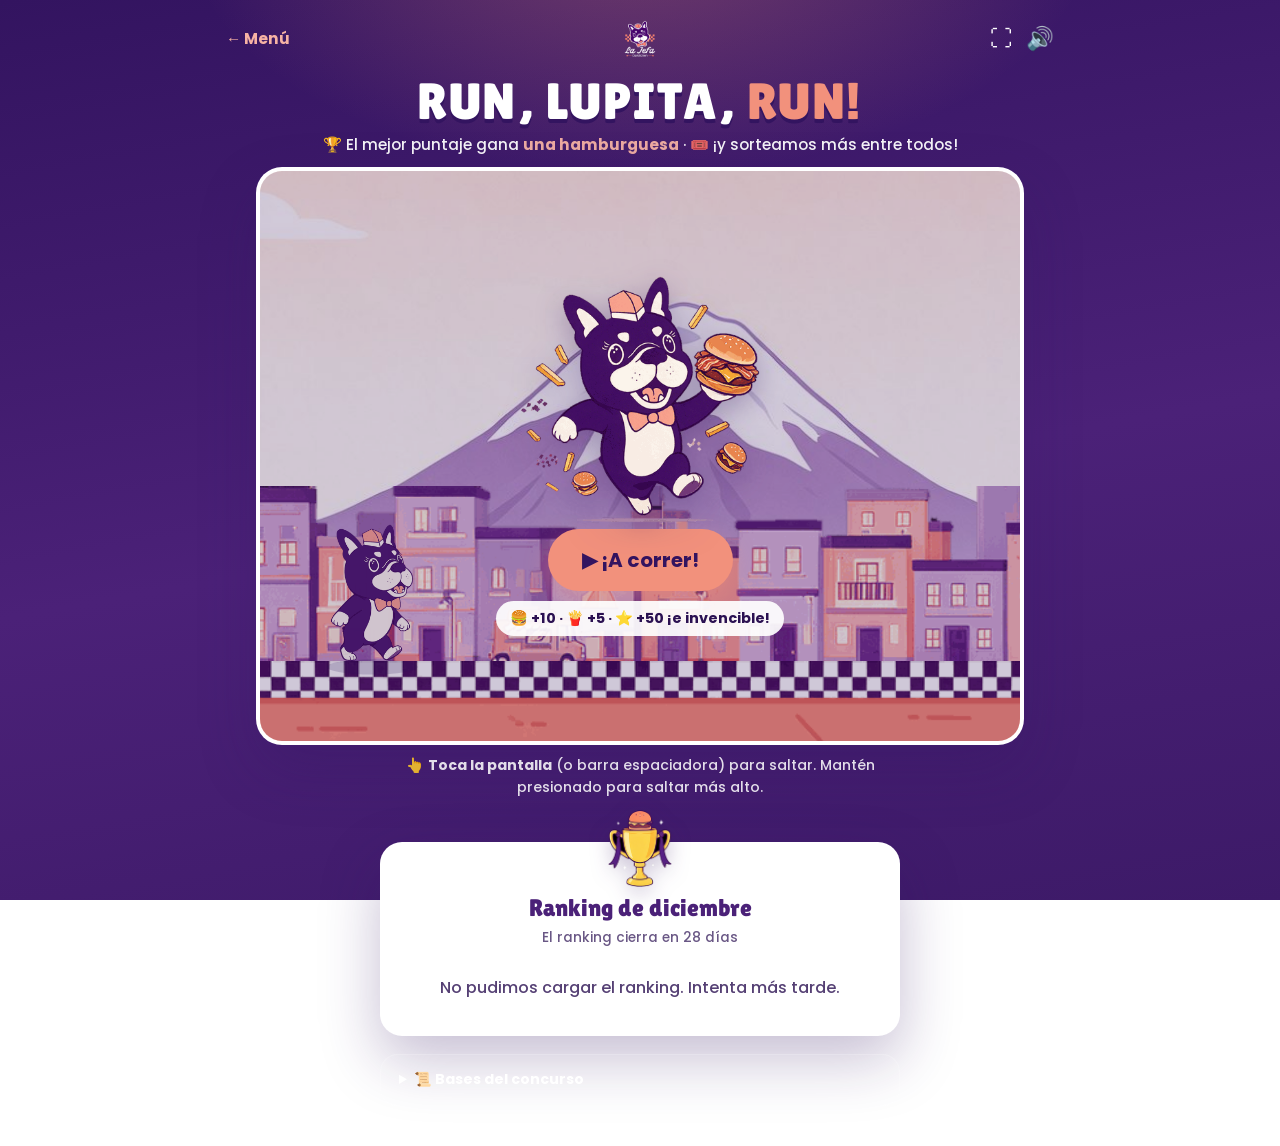
<file: juego.html>
<!DOCTYPE html>
<html lang="es">
<head>
<meta charset="UTF-8">
<meta name="viewport" content="width=device-width, initial-scale=1.0, viewport-fit=cover">
<title>RUN, LUPITA, RUN! — El juego de La Jefa</title>
<meta name="description" content="Corre con Lupita, salta obstáculos y come hamburguesas. El mejor puntaje del mes gana una burger de La Jefa y sorteamos más entre todos los que juegan.">
<meta property="og:type" content="website">
<meta property="og:url" content="https://lajefa.delphbrothers.com/juego.html">
<meta property="og:site_name" content="La Jefa Darkitchen">
<meta property="og:title" content="RUN, LUPITA, RUN! 🐶🍔">
<meta property="og:description" content="Salta obstáculos, come burgers y gana hamburguesas: premio al mejor puntaje del mes y sorteos entre todos. ¡Mientras más jugadores, más premios!">
<meta property="og:image" content="https://lajefa.delphbrothers.com/images/juego/compartir.jpg">
<meta property="og:image:width" content="1200">
<meta property="og:image:height" content="1200">
<meta name="twitter:card" content="summary_large_image">
<meta name="theme-color" content="#331460">
<link rel="preconnect" href="https://fonts.googleapis.com">
<link rel="preconnect" href="https://fonts.gstatic.com" crossorigin>
<link href="https://fonts.googleapis.com/css2?family=Lilita+One&display=swap" rel="stylesheet">
<link rel="stylesheet" href="styles.css?v=15">
<link rel="stylesheet" href="juego.css?v=4">
<link rel="icon" href="images/brand/mascota-circulo.png" type="image/png">
</head>
<body class="game-body">

<header class="g-top">
  <a href="index.html" class="g-back">← Menú</a>
  <img src="images/brand/logo-blanco.png" alt="La Jefa Darkitchen" class="g-logo">
  <div class="g-icons">
    <button class="g-icon" id="fullBtn" type="button" aria-label="Pantalla completa" hidden>⛶</button>
    <button class="g-icon" id="muteBtn" type="button" aria-label="Apagar sonido">🔊</button>
  </div>
</header>

<main class="g-main">
  <h1 class="g-title">Run, Lupita, <em>Run!</em></h1>
  <p class="g-prize">🏆 El mejor puntaje gana <strong>una hamburguesa</strong> · 🎟️ ¡y sorteamos más entre todos!</p>

  <div class="g-stage" id="stage">
    <canvas id="game" aria-label="Juego: Lupita corre, salta obstáculos y come hamburguesas"></canvas>

    <div class="g-overlay" id="startScreen">
      <img src="images/juego/portada.png" alt="Lupita corriendo con una hamburguesa" class="g-portada">
      <button class="btn btn-coral btn-big g-play" id="playBtn" type="button">▶ ¡A correr!</button>
      <p class="g-legend">🍔 +10 · 🍟 +5 · ⭐ +50 ¡e invencible!</p>
    </div>

    <div class="g-overlay g-paused" id="pauseScreen" hidden>
      <p>⏸ Pausa</p>
      <span>Toca para seguir</span>
    </div>
  </div>

  <p class="g-howto">👆 <strong>Toca la pantalla</strong> (o barra espaciadora) para saltar.
    Mantén presionado para saltar más alto.</p>

  <section class="g-rank" aria-labelledby="rankTitle">
    <img src="images/juego/trofeo.png" alt="" class="g-trofeo">
    <h2 id="rankTitle">Ranking de <span id="rankMes">este mes</span></h2>
    <p class="g-rank-sub" id="rankCierra"></p>
    <div class="g-meta" id="rankMeta" hidden>
      <p class="g-meta-top"><span id="metaJugadores">0</span> jugadores este mes · <span id="metaPremios">1 premio</span></p>
      <div class="g-meta-barra" aria-hidden="true"><span id="metaBarra"></span></div>
      <p class="g-meta-sig" id="metaSiguiente"></p>
    </div>
    <ol class="g-rank-list" id="rankList"></ol>
    <p class="g-rank-empty" id="rankEmpty" hidden></p>
    <div class="g-winners" id="winners" hidden>
      <h3>Ganadores anteriores</h3>
      <ul id="winnersList"></ul>
    </div>
  </section>

  <details class="g-bases" id="bases">
    <summary>📜 Bases del concurso</summary>
    <ol>
      <li><strong>Quién juega:</strong> cualquier persona puede jugar gratis. Para entrar
        al ranking hay que guardar el puntaje con un nombre y un celular de Ecuador.</li>
      <li><strong>Periodo:</strong> cada concurso dura un mes calendario, del día 1 a las
        00:00 al último día a las 23:59 (hora de Ecuador). El ranking se reinicia cada mes.</li>
      <li><strong>1.er lugar:</strong> el puntaje más alto del mes gana una hamburguesa.
        Cuenta solo el mejor puntaje de cada persona. Si hay empate, gana quien lo logró primero.</li>
      <li><strong>Sorteos:</strong> mientras más personas jueguen, más premios hay.
        Cuentan las personas distintas que guardaron su puntaje en el mes:
        <ul>
          <li>Hasta 50 jugadores: 1 hamburguesa (1.er lugar).</li>
          <li>De 51 a 150: 1.er lugar + 1 hamburguesa por sorteo.</li>
          <li>Más de 150: 1.er lugar + 2 hamburguesas por sorteo.</li>
        </ul>
        En el sorteo participan todos los que guardaron al menos un puntaje en el mes,
        sin importar cuánto sacaron (el 1.er lugar no entra porque ya ganó). Se hace al
        cerrar el mes, al azar, una sola vez.</li>
      <li><strong>Premio:</strong> una hamburguesa de La Jefa por ganador. No se cambia por
        dinero. Se entrega a domicilio junto con un pedido o se coordina por WhatsApp.</li>
      <li><strong>Aviso:</strong> escribimos a los ganadores por WhatsApp en los primeros días del
        mes siguiente. Tienen 15 días para reclamar su premio; si alguien no responde, su premio
        pasa al siguiente puntaje o se vuelve a sortear.</li>
      <li><strong>Juego limpio:</strong> un celular = una persona. Si detectamos trampas
        (programas, puntajes imposibles o varios números de la misma persona), el puntaje
        se elimina.</li>
      <li><strong>Tus datos:</strong> tu nombre aparece en el ranking. Tu celular
        <strong>no se publica</strong> y solo lo usamos para avisarte si ganas.
        Más detalles en <a href="privacidad.html">Privacidad</a>.</li>
    </ol>
  </details>
</main>

<!-- ===== FIN DE PARTIDA ===== -->
<div class="g-modal" id="overScreen" hidden>
  <div class="g-card" role="dialog" aria-modal="true" aria-labelledby="frase">
    <img src="images/juego/lupita-choque.png" alt="" class="g-card-mascot">
    <p class="g-frase" id="frase">¡Se me cayó la burger!</p>
    <p class="g-score"><span id="finalScore">0</span><small>puntos</small></p>
    <p class="g-stats" id="finalStats"></p>
    <p class="g-record" id="newRecord" hidden>⭐ ¡Nuevo récord personal!</p>

    <form class="g-form" id="saveForm" novalidate hidden>
      <p class="g-form-title">Guarda tu puntaje: compites por el 1.er lugar y entras al sorteo del mes 🎟️</p>
      <label>
        <span>Tu nombre (sale en el ranking)</span>
        <input id="fNombre" name="nombre" maxlength="16" autocomplete="given-name" placeholder="Ej: Lupe" required>
      </label>
      <label>
        <span>Tu WhatsApp (no se publica)</span>
        <input id="fTel" name="telefono" type="tel" inputmode="tel" maxlength="16" autocomplete="tel" placeholder="09…" required>
      </label>
      <label class="g-check">
        <input type="checkbox" id="fAcepta" required>
        <span>Acepto las <a href="#bases" id="basesLink">bases del concurso</a> y que me escriban por WhatsApp si gano.</span>
      </label>
      <button class="btn btn-coral" id="saveBtn" type="submit">🏆 Guardar mi puntaje</button>
    </form>
    <p class="g-save-msg" id="saveMsg" hidden></p>

    <div class="g-card-actions">
      <button class="btn btn-purple btn-big" id="againBtn" type="button">↻ Jugar otra vez</button>
      <a class="g-card-link" href="index.html">🍔 Ver el menú</a>
    </div>
  </div>
</div>

<script src="juego.js?v=7"></script>
</body>
</html>
</file>
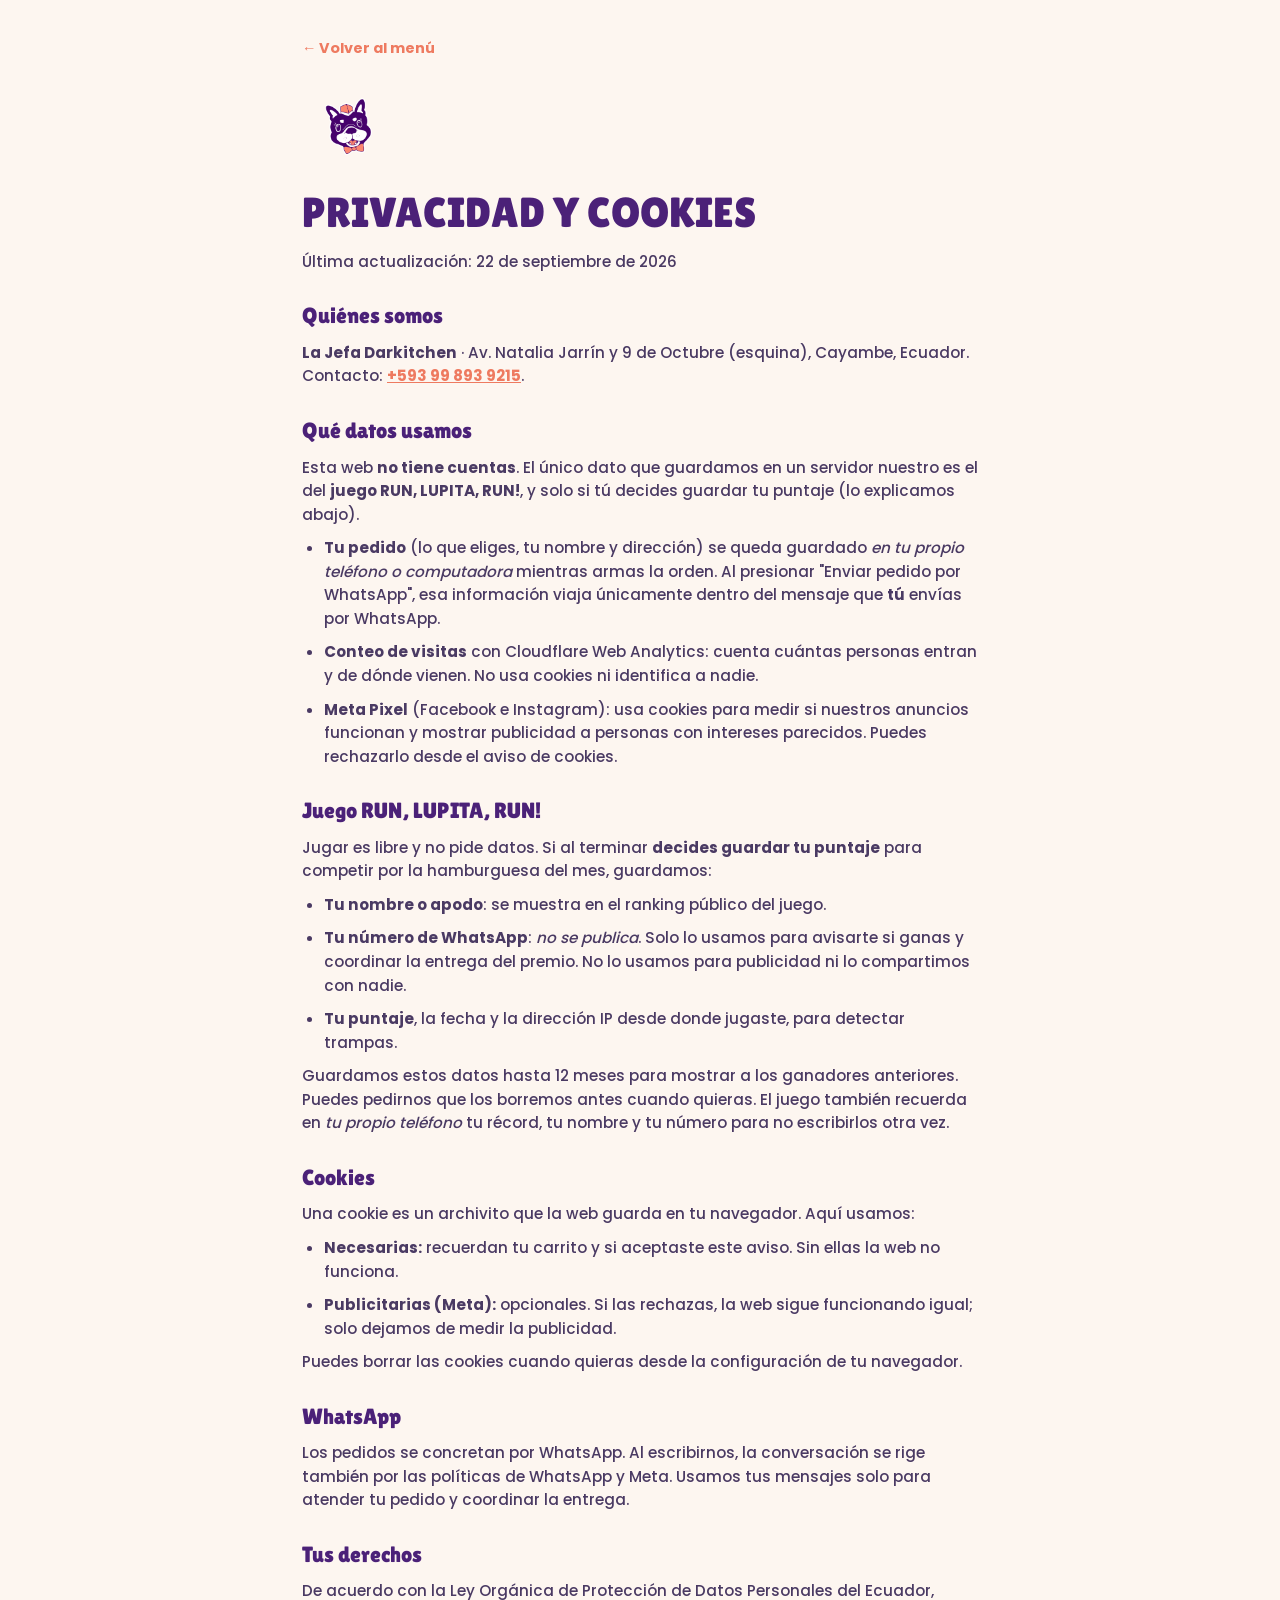
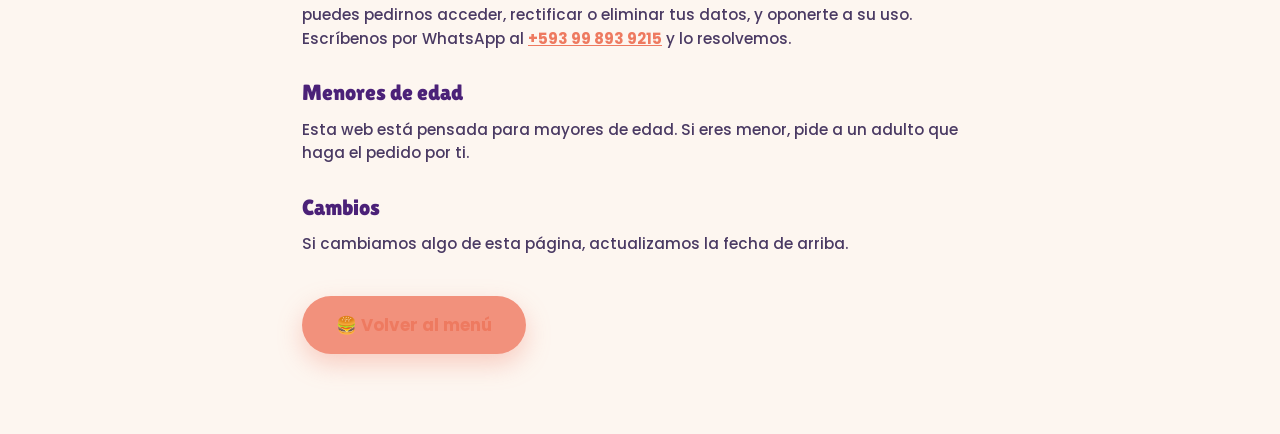
<file: privacidad.html>
<!DOCTYPE html>
<html lang="es">
<head>
<meta charset="UTF-8">
<meta name="viewport" content="width=device-width, initial-scale=1.0">
<title>Privacidad y cookies — La Jefa Darkitchen</title>
<meta name="description" content="Cómo tratamos tus datos en la web de La Jefa Darkitchen.">
<link rel="preconnect" href="https://fonts.googleapis.com">
<link rel="preconnect" href="https://fonts.gstatic.com" crossorigin>
<link href="https://fonts.googleapis.com/css2?family=Lilita+One&display=swap" rel="stylesheet">
<link rel="stylesheet" href="styles.css?v=15">
<link rel="icon" href="images/brand/mascota-circulo.png" type="image/png">
</head>
<body>

<main class="legal">
  <a class="legal-back" href="index.html">← Volver al menú</a>

  <img src="images/brand/mascota.png" alt="" class="legal-mascot">
  <h1>Privacidad y cookies</h1>
  <p class="legal-date">Última actualización: 22 de septiembre de 2026</p>

  <h2>Quiénes somos</h2>
  <p><strong>La Jefa Darkitchen</strong> · Av. Natalia Jarrín y 9 de Octubre (esquina), Cayambe, Ecuador.
     Contacto: <a href="https://wa.me/593998939215" target="_blank" rel="noopener">+593 99 893 9215</a>.</p>

  <h2>Qué datos usamos</h2>
  <p>Esta web <strong>no tiene cuentas</strong>. El único dato que guardamos en un
     servidor nuestro es el del <strong>juego RUN, LUPITA, RUN!</strong>, y solo si tú
     decides guardar tu puntaje (lo explicamos abajo).</p>
  <ul>
    <li><strong>Tu pedido</strong> (lo que eliges, tu nombre y dirección) se queda
      guardado <em>en tu propio teléfono o computadora</em> mientras armas la orden.
      Al presionar "Enviar pedido por WhatsApp", esa información viaja únicamente
      dentro del mensaje que <strong>tú</strong> envías por WhatsApp.</li>
    <li><strong>Conteo de visitas</strong> con Cloudflare Web Analytics: cuenta
      cuántas personas entran y de dónde vienen. No usa cookies ni identifica a nadie.</li>
    <li><strong>Meta Pixel</strong> (Facebook e Instagram): usa cookies para medir
      si nuestros anuncios funcionan y mostrar publicidad a personas con intereses
      parecidos. Puedes rechazarlo desde el aviso de cookies.</li>
  </ul>

  <h2>Juego RUN, LUPITA, RUN!</h2>
  <p>Jugar es libre y no pide datos. Si al terminar <strong>decides guardar tu puntaje</strong>
     para competir por la hamburguesa del mes, guardamos:</p>
  <ul>
    <li><strong>Tu nombre o apodo</strong>: se muestra en el ranking público del juego.</li>
    <li><strong>Tu número de WhatsApp</strong>: <em>no se publica</em>. Solo lo usamos para
      avisarte si ganas y coordinar la entrega del premio. No lo usamos para publicidad
      ni lo compartimos con nadie.</li>
    <li><strong>Tu puntaje</strong>, la fecha y la dirección IP desde donde jugaste, para
      detectar trampas.</li>
  </ul>
  <p>Guardamos estos datos hasta 12 meses para mostrar a los ganadores anteriores. Puedes
     pedirnos que los borremos antes cuando quieras. El juego también recuerda en
     <em>tu propio teléfono</em> tu récord, tu nombre y tu número para no escribirlos otra vez.</p>

  <h2>Cookies</h2>
  <p>Una cookie es un archivito que la web guarda en tu navegador. Aquí usamos:</p>
  <ul>
    <li><strong>Necesarias:</strong> recuerdan tu carrito y si aceptaste este aviso.
      Sin ellas la web no funciona.</li>
    <li><strong>Publicitarias (Meta):</strong> opcionales. Si las rechazas, la web
      sigue funcionando igual; solo dejamos de medir la publicidad.</li>
  </ul>
  <p>Puedes borrar las cookies cuando quieras desde la configuración de tu navegador.</p>

  <h2>WhatsApp</h2>
  <p>Los pedidos se concretan por WhatsApp. Al escribirnos, la conversación se rige
     también por las políticas de WhatsApp y Meta. Usamos tus mensajes solo para
     atender tu pedido y coordinar la entrega.</p>

  <h2>Tus derechos</h2>
  <p>De acuerdo con la Ley Orgánica de Protección de Datos Personales del Ecuador,
     puedes pedirnos acceder, rectificar o eliminar tus datos, y oponerte a su uso.
     Escríbenos por WhatsApp al
     <a href="https://wa.me/593998939215" target="_blank" rel="noopener">+593 99 893 9215</a>
     y lo resolvemos.</p>

  <h2>Menores de edad</h2>
  <p>Esta web está pensada para mayores de edad. Si eres menor, pide a un adulto
     que haga el pedido por ti.</p>

  <h2>Cambios</h2>
  <p>Si cambiamos algo de esta página, actualizamos la fecha de arriba.</p>

  <a class="btn btn-coral btn-big legal-cta" href="index.html">🍔 Volver al menú</a>
</main>

</body>
</html>
</file>
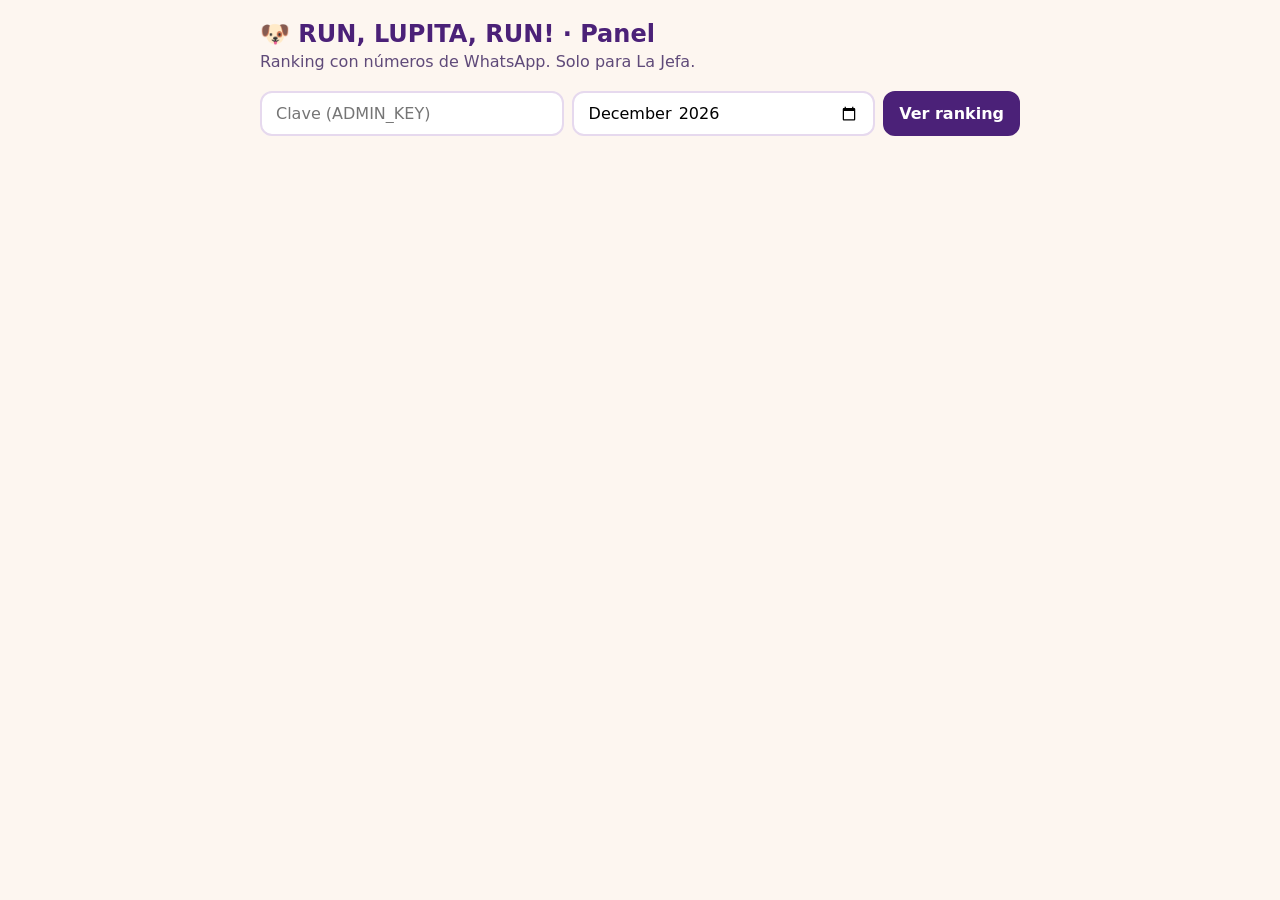
<file: api/admin.html>
<!DOCTYPE html>
<html lang="es">
<head>
<meta charset="UTF-8">
<meta name="viewport" content="width=device-width, initial-scale=1.0">
<meta name="robots" content="noindex">
<title>Panel del juego — La Jefa</title>
<style>
  :root { --purple: #4b2178; --coral: #f2917c; --cream: #fdf6f0; --ink: #2b1152; }
  * { box-sizing: border-box; }
  body { margin: 0; font-family: system-ui, sans-serif; background: var(--cream); color: var(--ink); padding: 20px 16px 60px; }
  main { max-width: 760px; margin: 0 auto; }
  h1 { color: var(--purple); margin: 0 0 4px; font-size: 1.5rem; }
  p.sub { margin: 0 0 20px; opacity: .75; }
  form { display: flex; flex-wrap: wrap; gap: 8px; margin-bottom: 20px; }
  input, button { font: inherit; padding: 10px 14px; border-radius: 12px; border: 2px solid #e6d9ee; }
  input { flex: 1 1 180px; background: #fff; }
  button { background: var(--purple); color: #fff; border-color: var(--purple); font-weight: 700; cursor: pointer; }
  button.mini { padding: 6px 10px; font-size: .8rem; background: #fff; color: #b3261e; border-color: #f0c9c5; }
  .resumen { display: flex; flex-wrap: wrap; gap: 8px; margin-bottom: 14px; }
  .resumen span { background: #fff; border: 2px solid #e6d9ee; border-radius: 999px; padding: 6px 14px; font-weight: 700; font-size: .9rem; }
  .sorteo { background: #fff; border: 2px dashed var(--coral); border-radius: 18px; padding: 16px; margin-bottom: 18px; }
  .sorteo h2 { margin: 0 0 6px; font-size: 1.1rem; color: var(--purple); }
  .sorteo p { margin: 0 0 10px; font-size: .9rem; }
  .sorteo ul { margin: 0; padding-left: 18px; }
  .sorteo li { margin: 6px 0; }
  .sorteo a.wa { background: #25d366; color: #fff; padding: 4px 10px; border-radius: 8px; text-decoration: none; font-weight: 700; font-size: .85rem; margin-left: 6px; }
  .ganador { background: var(--purple); color: #fff; border-radius: 18px; padding: 18px; margin-bottom: 18px; }
  .ganador strong { font-size: 1.4rem; display: block; }
  .ganador a { display: inline-block; margin-top: 10px; background: #25d366; color: #fff; padding: 10px 16px; border-radius: 12px; text-decoration: none; font-weight: 700; }
  table { width: 100%; border-collapse: collapse; background: #fff; border-radius: 16px; overflow: hidden; }
  th, td { padding: 10px 8px; text-align: left; border-bottom: 1px solid #f1e8f5; font-size: .9rem; }
  th { background: #f6eff9; font-size: .75rem; text-transform: uppercase; letter-spacing: .5px; }
  td.num { font-variant-numeric: tabular-nums; font-weight: 700; }
  td a { color: var(--purple); }
  .msg { padding: 12px; border-radius: 12px; background: #fde8e4; margin-bottom: 16px; }
  .tabla { overflow-x: auto; }
</style>
</head>
<body>
<main>
  <h1>🐶 RUN, LUPITA, RUN! · Panel</h1>
  <p class="sub">Ranking con números de WhatsApp. Solo para La Jefa.</p>

  <form id="f">
    <input type="password" id="clave" placeholder="Clave (ADMIN_KEY)" autocomplete="current-password" required>
    <input type="month" id="mes">
    <button>Ver ranking</button>
  </form>

  <div id="salida"></div>
</main>

<script>
  const $ = (id) => document.getElementById(id);
  const salida = $("salida");

  try { $("clave").value = sessionStorage.getItem("clave") || ""; } catch (e) {}
  $("mes").value = new Date(Date.now() - 5 * 3600e3).toISOString().slice(0, 7);

  function el(tag, props = {}, hijos = []) {
    const e = Object.assign(document.createElement(tag), props);
    e.append(...hijos);
    return e;
  }

  function bonito(tel) {
    return "0" + tel.slice(3, 5) + " " + tel.slice(5, 8) + " " + tel.slice(8);
  }

  async function cargar() {
    const clave = $("clave").value;
    try { sessionStorage.setItem("clave", clave); } catch (e) {}
    salida.textContent = "Cargando…";
    const r = await fetch("/api/admin?mes=" + encodeURIComponent($("mes").value), {
      headers: { "x-admin-key": clave },
    });
    const d = await r.json();
    salida.textContent = "";
    if (!r.ok) return salida.append(el("div", { className: "msg", textContent: d.error }));
    if (!d.top.length) return salida.append(el("div", { className: "msg", textContent: "Nadie ha guardado puntajes en " + d.mes }));

    const extra = d.premios - 1;
    salida.append(el("div", { className: "resumen" }, [
      el("span", { textContent: `👥 ${d.jugadores} jugadores` }),
      el("span", { textContent: `🍔 ${d.premios} ${d.premios === 1 ? "premio" : "premios"}` }),
      el("span", { textContent: extra ? `🎟️ ${extra} por sorteo` : "🥇 Solo 1.er lugar" }),
    ]));

    const g = d.top[0];
    const texto = `¡Hola ${g.nombre}! 🐶🏆 Somos La Jefa. Ganaste RUN, LUPITA, RUN! de ${d.mes} con ${g.puntaje} puntos. ¡Tu hamburguesa te espera! Escríbenos para coordinar.`;
    salida.append(el("div", { className: "ganador" }, [
      "🏆 Primer lugar de " + d.mes,
      el("strong", { textContent: `${g.nombre} · ${g.puntaje} pts` }),
      "WhatsApp: " + bonito(g.telefono),
      el("br"),
      el("a", {
        href: `https://wa.me/${g.telefono}?text=${encodeURIComponent(texto)}`,
        target: "_blank", rel: "noopener", textContent: "💬 Avisarle por WhatsApp",
      }),
    ]));

    if (extra > 0) {
      const caja = el("div", { className: "sorteo" }, [el("h2", { textContent: "🎟️ Sorteo del mes" })]);
      if (d.sorteados.length) {
        caja.append(el("p", { textContent: "Ganadores del sorteo:" }), el("ul", {}, d.sorteados.map((s) => {
          const msg = `¡Hola ${s.nombre}! 🐶🎟️ Somos La Jefa. Ganaste el sorteo de RUN, LUPITA, RUN! de ${d.mes}. ¡Tu hamburguesa te espera! Escríbenos para coordinar.`;
          return el("li", {}, [`${s.nombre} · ${bonito(s.telefono)}`,
            el("a", { className: "wa", href: `https://wa.me/${s.telefono}?text=${encodeURIComponent(msg)}`, target: "_blank", rel: "noopener", textContent: "💬 Avisar" })]);
        })));
      } else if (d.puedeSortear) {
        caja.append(el("p", { textContent: `Se sortean ${extra} ${extra === 1 ? "hamburguesa" : "hamburguesas"} entre todos los que jugaron, menos el 1.er lugar. Se hace una sola vez y queda guardado.` }),
          el("button", { textContent: "🎟️ Hacer el sorteo ahora", onclick: () => sortear(d.mes) }));
      } else {
        caja.append(el("p", { textContent: "El sorteo se habilita cuando el mes termina." }));
      }
      salida.append(caja);
    }

    const filas = d.top.map((f, i) => el("tr", {}, [
      el("td", { textContent: i + 1 }),
      el("td", { textContent: f.nombre }),
      el("td", { className: "num", textContent: f.puntaje }),
      el("td", {}, [el("a", { href: "https://wa.me/" + f.telefono, target: "_blank", rel: "noopener", textContent: bonito(f.telefono) })]),
      el("td", { textContent: "🍔 " + f.burgers + " · " + Math.round(f.duracion / 1000) + " s" }),
      el("td", { textContent: new Date(f.creado).toLocaleString("es-EC", { timeZone: "America/Guayaquil", dateStyle: "short", timeStyle: "short" }) }),
      el("td", {}, [el("button", {
        className: "mini", textContent: "Descalificar",
        onclick: () => descalificar(d.mes, f),
      })]),
    ]));

    salida.append(el("div", { className: "tabla" }, [el("table", {}, [
      el("thead", {}, [el("tr", {}, ["#", "Nombre", "Puntos", "WhatsApp", "Partida", "Fecha", ""].map((t) => el("th", { textContent: t })))]),
      el("tbody", {}, filas),
    ])]));
  }

  async function descalificar(mes, f) {
    if (!confirm(`¿Borrar todos los puntajes de ${f.nombre} (${bonito(f.telefono)}) en ${mes}?`)) return;
    const r = await fetch("/api/admin/descalificar", {
      method: "POST",
      headers: { "Content-Type": "application/json", "x-admin-key": $("clave").value },
      body: JSON.stringify({ mes, telefono: f.telefono }),
    });
    if (!r.ok) alert((await r.json()).error);
    cargar();
  }

  async function sortear(mes) {
    if (!confirm(`¿Hacer el sorteo de ${mes}? Solo se puede hacer una vez.`)) return;
    const r = await fetch("/api/admin/sortear", {
      method: "POST",
      headers: { "Content-Type": "application/json", "x-admin-key": $("clave").value },
      body: JSON.stringify({ mes }),
    });
    if (!r.ok) alert((await r.json()).error);
    cargar();
  }

  $("f").addEventListener("submit", (e) => { e.preventDefault(); cargar(); });
  if ($("clave").value) cargar();
</script>
</body>
</html>
</file>
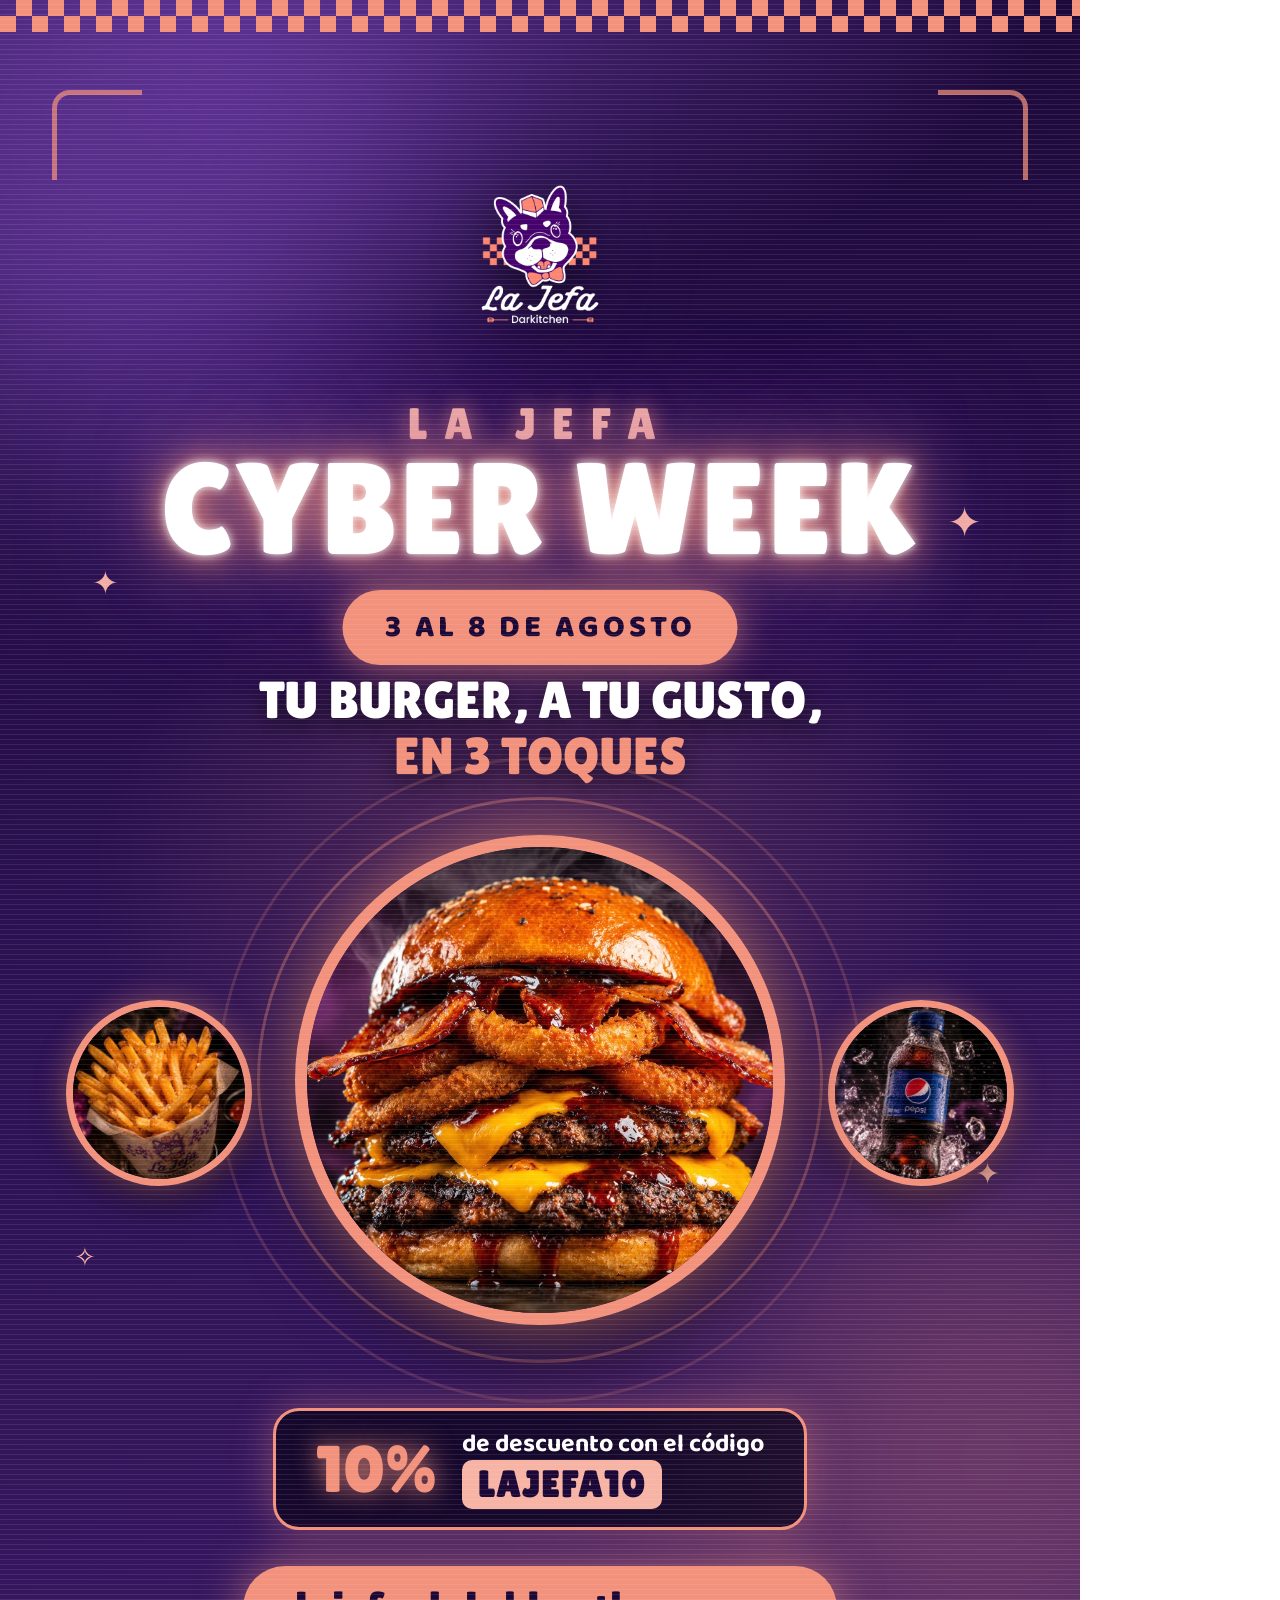
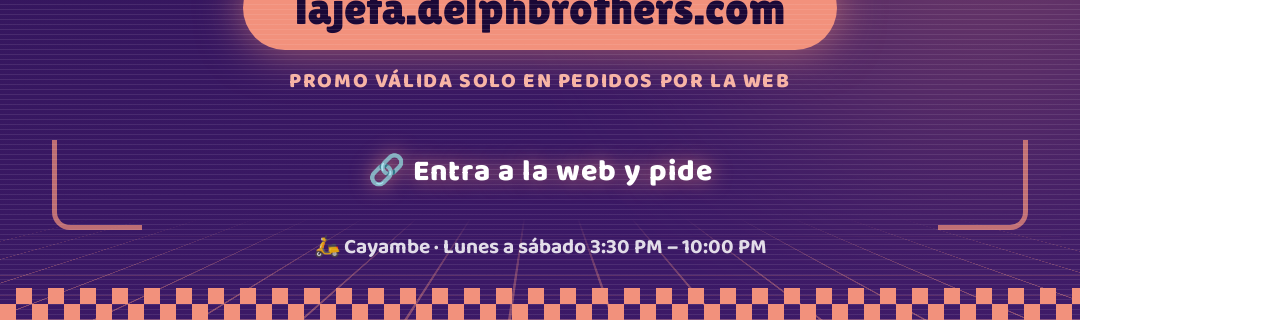
<file: publicidad/historia.html>
<!DOCTYPE html>
<html lang="es">
<head>
<meta charset="UTF-8">
<title>Historia Cyber Week 1080x1920</title>
<link href="https://fonts.googleapis.com/css2?family=Lilita+One&family=Baloo+2:wght@600;700;800&display=swap" rel="stylesheet">
<style>
  * { margin:0; padding:0; box-sizing:border-box; }
  body { width:1080px; height:1920px; overflow:hidden; }

  .story {
    position:relative; width:1080px; height:1920px;
    background:
      radial-gradient(700px 560px at 50% 46%, rgba(242,145,124,.20), transparent 64%),
      radial-gradient(880px 640px at 50% -6%, rgba(138,79,208,.44), transparent 62%),
      linear-gradient(172deg,#1b0836 0%,#2b1152 46%,#3d1a68 100%);
    font-family:'Baloo 2',sans-serif; color:#fff; overflow:hidden;
  }

  .floor { position:absolute; left:-30%; right:-30%; bottom:0; height:620px;
    background:
      repeating-linear-gradient(90deg, rgba(242,145,124,.42) 0 3px, transparent 3px 104px),
      repeating-linear-gradient(0deg, rgba(242,145,124,.30) 0 3px, transparent 3px 74px);
    transform:perspective(520px) rotateX(68deg); transform-origin:bottom center;
    mask-image:linear-gradient(to top,#000 8%,transparent 84%);
    -webkit-mask-image:linear-gradient(to top,#000 8%,transparent 84%); }

  .scan { position:absolute; inset:0; pointer-events:none; opacity:.09;
    background:repeating-linear-gradient(0deg,#fff 0 1px, transparent 1px 5px); }

  .checker { position:absolute; left:0; right:0; height:32px;
    background:repeating-conic-gradient(#f2917c 0% 25%, transparent 0% 50%) 0 0/32px 32px; }
  .checker.top { top:0; } .checker.bot { bottom:0; }

  .glow { position:absolute; border-radius:50%; filter:blur(120px); }
  .g1 { width:660px; height:660px; background:#8a4fd0; opacity:.55; top:-200px; left:-200px; }
  .g2 { width:560px; height:560px; background:#f2917c; opacity:.28; bottom:180px; right:-190px; }

  .bracket { position:absolute; width:90px; height:90px; border:5px solid rgba(242,145,124,.72); }
  .b1{top:90px;left:52px;border-right:0;border-bottom:0;border-radius:18px 0 0 0}
  .b2{top:90px;right:52px;border-left:0;border-bottom:0;border-radius:0 18px 0 0}
  .b3{bottom:90px;left:52px;border-right:0;border-top:0;border-radius:0 0 0 18px}
  .b4{bottom:90px;right:52px;border-left:0;border-top:0;border-radius:0 0 18px 0}

  .spark { position:absolute; color:#f7b3a4; }
  .s1{top:560px;left:92px;font-size:32px}
  .s2{top:492px;right:98px;font-size:42px}
  .s3{bottom:640px;left:74px;font-size:26px}
  .s4{bottom:720px;right:80px;font-size:30px}

  .logo { position:absolute; top:150px; left:50%; transform:translateX(-50%);
    width:210px; height:210px; object-fit:contain;
    filter:drop-shadow(0 10px 26px rgba(0,0,0,.5)); }

  .neon { position:absolute; top:404px; left:0; right:0; text-align:center;
    font-family:'Lilita One',sans-serif; font-size:130px; line-height:.9;
    letter-spacing:3px; color:#fff;
    text-shadow:
      0 0 10px rgba(255,255,255,.95),
      0 0 32px rgba(242,145,124,.95),
      0 0 74px rgba(242,145,124,.7),
      0 0 140px rgba(138,79,208,.78); }
  .neon small { display:block; font-size:44px; letter-spacing:17px;
    color:#f7b3a4; text-shadow:0 0 22px rgba(242,145,124,.8); margin-bottom:6px; }

  .dates { position:absolute; top:590px; left:50%; transform:translateX(-50%);
    background:#f2917c; color:#1b0836; font-weight:800; font-size:31px;
    letter-spacing:4px; padding:13px 42px; border-radius:999px; white-space:nowrap;
    box-shadow:0 0 36px rgba(242,145,124,.65); }

  .slogan { position:absolute; top:672px; left:0; right:0; text-align:center;
    font-family:'Lilita One',sans-serif; font-size:52px; line-height:1.08;
    text-transform:uppercase; color:#fff; text-shadow:0 8px 24px rgba(0,0,0,.5); }
  .slogan em { font-style:normal; color:#f2917c; }

  .ring { position:absolute; left:50%; top:1080px; transform:translate(-50%,-50%);
    border-radius:50%; border:3px solid rgba(242,145,124,.35); }
  .r1 { width:566px; height:566px; }
  .r2 { width:646px; height:646px; border-color:rgba(242,145,124,.18); }

  .burger { position:absolute; top:1080px; left:50%; transform:translate(-50%,-50%);
    width:490px; height:490px; object-fit:cover; border-radius:50%;
    border:12px solid #f2917c;
    box-shadow:0 0 60px rgba(242,145,124,.6), 0 30px 70px rgba(0,0,0,.6); }

  .side { position:absolute; width:186px; height:186px; object-fit:cover;
    border-radius:50%; border:7px solid #f2917c;
    box-shadow:0 0 30px rgba(242,145,124,.45), 0 16px 34px rgba(0,0,0,.5); }
  .side.l { left:66px; top:1000px; transform:rotate(-11deg); }
  .side.r { right:66px; top:1000px; transform:rotate(11deg); }

  .deal { position:absolute; top:1408px; left:50%; transform:translateX(-50%);
    display:flex; align-items:center; gap:24px;
    background:rgba(11,4,26,.72); border:3px solid #f2917c; border-radius:26px;
    padding:18px 40px; white-space:nowrap; box-shadow:0 0 40px rgba(242,145,124,.4); }
  .deal .off { font-family:'Lilita One',sans-serif; font-size:66px; color:#f2917c;
    line-height:1; text-shadow:0 0 26px rgba(242,145,124,.85); }
  .deal .txt { font-size:25px; font-weight:700; line-height:1.25; }
  .deal .code { display:inline-block; font-family:'Lilita One',sans-serif;
    font-size:36px; letter-spacing:2px; color:#1b0836; background:#f7b3a4;
    padding:2px 16px; border-radius:10px; }

  .url { position:absolute; top:1566px; left:50%; transform:translateX(-50%);
    background:#f2917c; color:#1b0836; font-family:'Lilita One',sans-serif;
    font-size:46px; padding:16px 52px; border-radius:999px; white-space:nowrap;
    box-shadow:0 0 46px rgba(242,145,124,.6); }

  .only { position:absolute; top:1664px; left:0; right:0; text-align:center;
    font-size:21px; font-weight:800; letter-spacing:1.6px; color:#f7b3a4;
    text-transform:uppercase; }

  .swipe { position:absolute; top:1748px; left:0; right:0; text-align:center;
    font-size:30px; font-weight:800; color:#fff; letter-spacing:1px;
    text-shadow:0 0 20px rgba(242,145,124,.8); }

  .foot { position:absolute; top:1830px; left:0; right:0; text-align:center;
    font-size:21px; font-weight:700; opacity:.85; }
</style>
</head>
<body>
<div class="story">
  <span class="glow g1"></span><span class="glow g2"></span>
  <span class="floor"></span>
  <span class="checker top"></span>

  <span class="bracket b1"></span><span class="bracket b2"></span>
  <span class="bracket b3"></span><span class="bracket b4"></span>

  <span class="spark s1">✦</span><span class="spark s2">✦</span>
  <span class="spark s3">✧</span><span class="spark s4">✦</span>

  <img class="logo" src="../images/brand/logo-blanco.png" alt="">

  <div class="neon"><small>LA JEFA</small>CYBER WEEK</div>
  <span class="dates">3 AL 8 DE AGOSTO</span>

  <div class="slogan">Tu burger, a tu gusto,<br><em>en 3 toques</em></div>

  <span class="ring r2"></span><span class="ring r1"></span>
  <img class="side l" src="../images/papas-clasicas.jpg" alt="">
  <img class="side r" src="../images/pepsi.jpg" alt="">
  <img class="burger" src="../images/la-consentida.jpg" alt="">

  <div class="deal">
    <span class="off">10%</span>
    <span class="txt">de descuento con el código<br><span class="code">LAJEFA10</span></span>
  </div>

  <span class="url">lajefa.delphbrothers.com</span>
  <span class="only">Promo válida solo en pedidos por la web</span>
  <span class="swipe">🔗 Entra a la web y pide</span>
  <span class="foot">🛵 Cayambe · Lunes a sábado 3:30 PM – 10:00 PM</span>

  <span class="scan"></span>
  <span class="checker bot"></span>
</div>
</body>
</html>
</file>
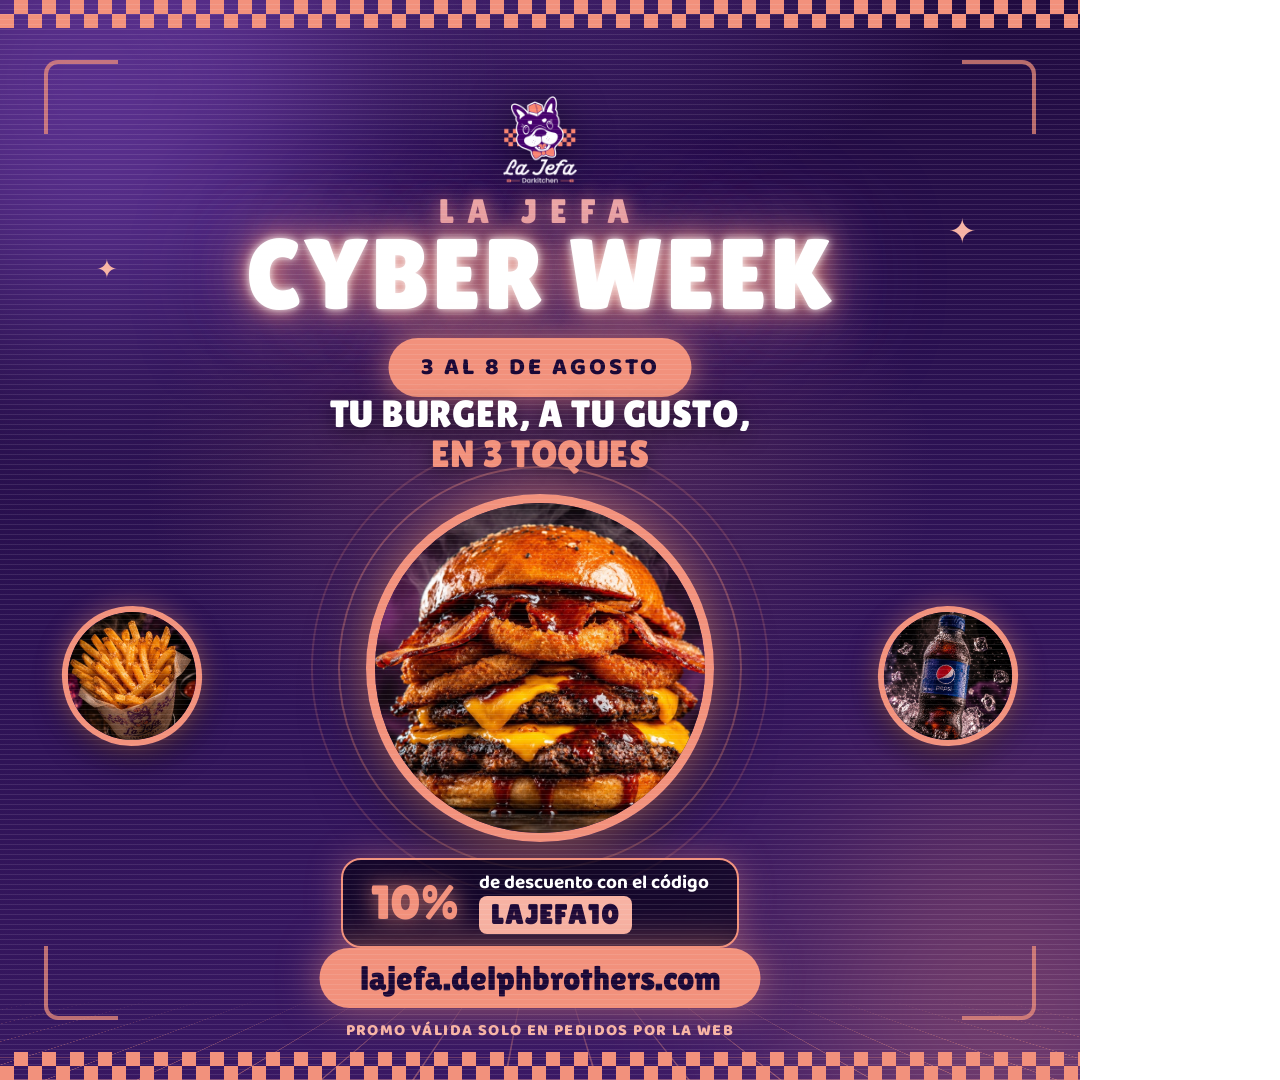
<file: publicidad/post.html>
<!DOCTYPE html>
<html lang="es">
<head>
<meta charset="UTF-8">
<title>Post Cyber Week 1080x1080</title>
<link href="https://fonts.googleapis.com/css2?family=Lilita+One&family=Baloo+2:wght@600;700;800&display=swap" rel="stylesheet">
<style>
  * { margin:0; padding:0; box-sizing:border-box; }
  body { width:1080px; height:1080px; overflow:hidden; }

  .post {
    position:relative; width:1080px; height:1080px;
    background:
      radial-gradient(620px 460px at 50% 44%, rgba(242,145,124,.20), transparent 64%),
      radial-gradient(760px 520px at 50% -10%, rgba(138,79,208,.42), transparent 62%),
      linear-gradient(168deg,#1b0836 0%,#2b1152 46%,#3d1a68 100%);
    font-family:'Baloo 2',sans-serif; color:#fff; overflow:hidden;
  }

  /* piso de neón en perspectiva */
  .floor { position:absolute; left:-30%; right:-30%; bottom:0; height:430px;
    background:
      repeating-linear-gradient(90deg, rgba(242,145,124,.42) 0 2px, transparent 2px 92px),
      repeating-linear-gradient(0deg, rgba(242,145,124,.30) 0 2px, transparent 2px 62px);
    transform:perspective(420px) rotateX(66deg); transform-origin:bottom center;
    mask-image:linear-gradient(to top, #000 8%, transparent 82%);
    -webkit-mask-image:linear-gradient(to top, #000 8%, transparent 82%); }

  /* líneas de barrido tipo pantalla */
  .scan { position:absolute; inset:0; pointer-events:none; opacity:.10;
    background:repeating-linear-gradient(0deg, #fff 0 1px, transparent 1px 5px); }

  .checker { position:absolute; left:0; right:0; height:28px;
    background:repeating-conic-gradient(#f2917c 0% 25%, transparent 0% 50%) 0 0/28px 28px; }
  .checker.top { top:0; } .checker.bot { bottom:0; }

  .glow { position:absolute; border-radius:50%; filter:blur(100px); }
  .g1 { width:520px; height:520px; background:#8a4fd0; opacity:.55; top:-180px; left:-160px; }
  .g2 { width:420px; height:420px; background:#f2917c; opacity:.30; bottom:-140px; right:-130px; }

  /* esquinas tipo visor */
  .bracket { position:absolute; width:74px; height:74px; border:4px solid rgba(242,145,124,.72); }
  .b1{top:60px;left:44px;border-right:0;border-bottom:0;border-radius:14px 0 0 0}
  .b2{top:60px;right:44px;border-left:0;border-bottom:0;border-radius:0 14px 0 0}
  .b3{bottom:60px;left:44px;border-right:0;border-top:0;border-radius:0 0 0 14px}
  .b4{bottom:60px;right:44px;border-left:0;border-top:0;border-radius:0 0 14px 0}

  .spark { position:absolute; color:#f7b3a4; }
  .s1{top:250px;left:96px;font-size:26px}
  .s2{top:206px;right:104px;font-size:34px}
  .s3{bottom:352px;left:74px;font-size:22px}
  .s4{bottom:400px;right:78px;font-size:26px}

  .logo { position:absolute; top:74px; left:50%; transform:translateX(-50%);
    width:132px; height:132px; object-fit:contain;
    filter:drop-shadow(0 6px 20px rgba(0,0,0,.5)); }

  /* CYBER WEEK en neón */
  .neon { position:absolute; top:196px; left:0; right:0; text-align:center;
    font-family:'Lilita One',sans-serif; font-size:100px; line-height:.9;
    letter-spacing:3px; color:#fff;
    text-shadow:
      0 0 8px rgba(255,255,255,.95),
      0 0 26px rgba(242,145,124,.95),
      0 0 60px rgba(242,145,124,.7),
      0 0 110px rgba(138,79,208,.75); }
  .neon small { display:block; font-size:34px; letter-spacing:13px;
    color:#f7b3a4; text-shadow:0 0 18px rgba(242,145,124,.8); margin-bottom:2px; }

  .dates { position:absolute; top:338px; left:50%; transform:translateX(-50%);
    background:#f2917c; color:#1b0836; font-weight:800; font-size:24px;
    letter-spacing:3px; padding:10px 32px; border-radius:999px; white-space:nowrap;
    box-shadow:0 0 30px rgba(242,145,124,.65); }

  .slogan { position:absolute; top:394px; left:0; right:0; text-align:center;
    font-family:'Lilita One',sans-serif; font-size:38px; line-height:1.06; letter-spacing:.5px;
    text-transform:uppercase; color:#fff; text-shadow:0 6px 20px rgba(0,0,0,.5); }
  .slogan em { font-style:normal; color:#f2917c; }

  /* hamburguesa con anillos */
  .ring { position:absolute; left:50%; top:668px; transform:translate(-50%,-50%);
    border-radius:50%; border:2px solid rgba(242,145,124,.35); }
  .r1 { width:404px; height:404px; }
  .r2 { width:458px; height:458px; border-color:rgba(242,145,124,.18); }

  .burger { position:absolute; top:668px; left:50%; transform:translate(-50%,-50%);
    width:348px; height:348px; object-fit:cover; border-radius:50%;
    border:9px solid #f2917c;
    box-shadow:0 0 46px rgba(242,145,124,.6), 0 26px 60px rgba(0,0,0,.6); }

  .side { position:absolute; width:140px; height:140px; object-fit:cover;
    border-radius:50%; border:6px solid #f2917c;
    box-shadow:0 0 26px rgba(242,145,124,.45), 0 14px 30px rgba(0,0,0,.5); }
  .side.l { left:62px; top:606px; transform:rotate(-11deg); }
  .side.r { right:62px; top:606px; transform:rotate(11deg); }

  /* bloque de descuento tipo terminal */
  .deal { position:absolute; top:858px; left:50%; transform:translateX(-50%);
    display:flex; align-items:center; gap:20px;
    background:rgba(11,4,26,.72); border:2px solid #f2917c; border-radius:20px;
    padding:12px 28px; white-space:nowrap; box-shadow:0 0 34px rgba(242,145,124,.4); }
  .deal .off { font-family:'Lilita One',sans-serif; font-size:48px; color:#f2917c;
    line-height:1; text-shadow:0 0 22px rgba(242,145,124,.85); }
  .deal .txt { font-size:19px; font-weight:700; line-height:1.25; }
  .deal .code { display:inline-block; font-family:'Lilita One',sans-serif;
    font-size:27px; letter-spacing:2px; color:#1b0836; background:#f7b3a4;
    padding:2px 12px; border-radius:8px; }

  .url { position:absolute; top:948px; left:50%; transform:translateX(-50%);
    background:#f2917c; color:#1b0836; font-family:'Lilita One',sans-serif;
    font-size:34px; padding:11px 40px; border-radius:999px; white-space:nowrap;
    box-shadow:0 0 40px rgba(242,145,124,.6); }

  .only { position:absolute; top:1018px; left:0; right:0; text-align:center;
    font-size:16px; font-weight:800; letter-spacing:1.4px; color:#f7b3a4;
    text-transform:uppercase; }
</style>
</head>
<body>
<div class="post">
  <span class="glow g1"></span><span class="glow g2"></span>
  <span class="floor"></span>
  <span class="checker top"></span>

  <span class="bracket b1"></span><span class="bracket b2"></span>
  <span class="bracket b3"></span><span class="bracket b4"></span>

  <span class="spark s1">✦</span><span class="spark s2">✦</span>
  <span class="spark s3">✧</span><span class="spark s4">✦</span>

  <img class="logo" src="../images/brand/logo-blanco.png" alt="">

  <div class="neon"><small>LA JEFA</small>CYBER WEEK</div>
  <span class="dates">3 AL 8 DE AGOSTO</span>

  <div class="slogan">Tu burger, a tu gusto,<br><em>en 3 toques</em></div>

  <span class="ring r2"></span><span class="ring r1"></span>
  <img class="side l" src="../images/papas-clasicas.jpg" alt="">
  <img class="side r" src="../images/pepsi.jpg" alt="">
  <img class="burger" src="../images/la-consentida.jpg" alt="">

  <div class="deal">
    <span class="off">10%</span>
    <span class="txt">de descuento con el código<br><span class="code">LAJEFA10</span></span>
  </div>

  <span class="url">lajefa.delphbrothers.com</span>
  <span class="only">Promo válida solo en pedidos por la web</span>

  <span class="scan"></span>
  <span class="checker bot"></span>
</div>
</body>
</html>
</file>
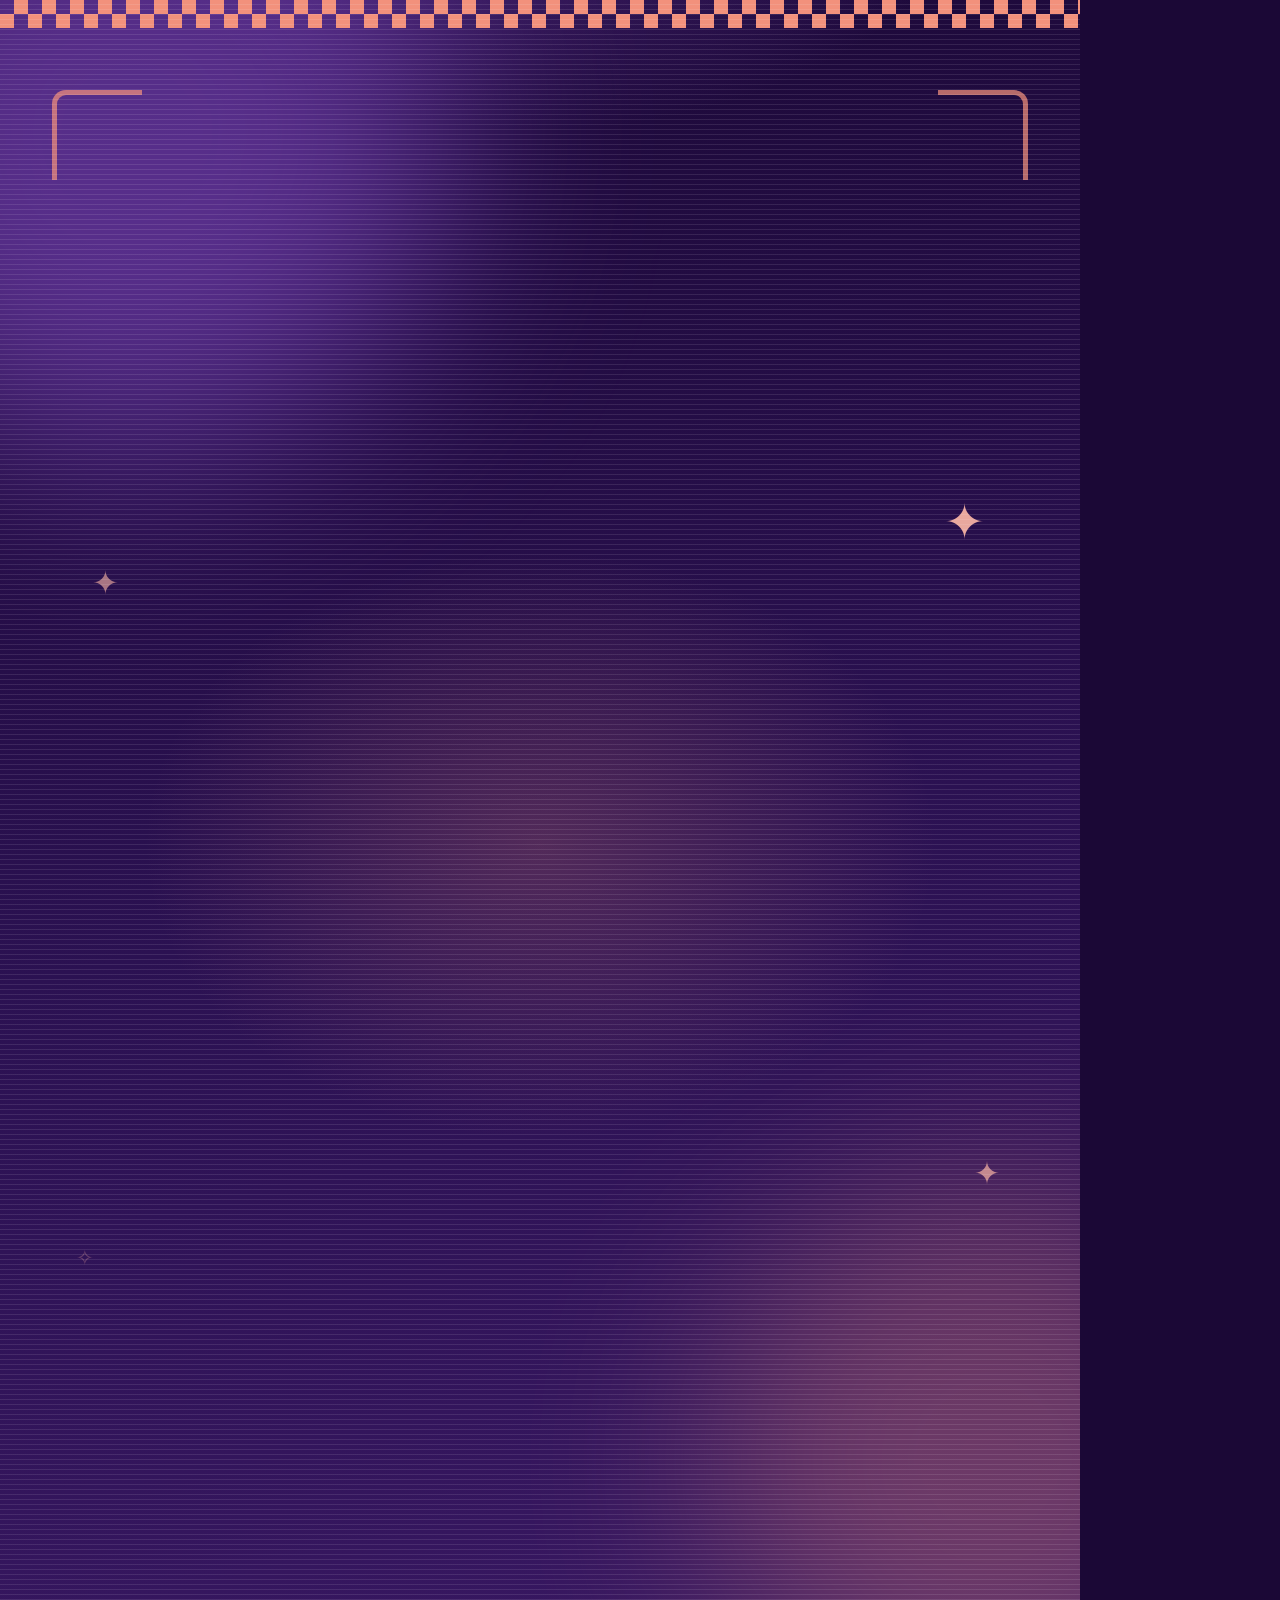
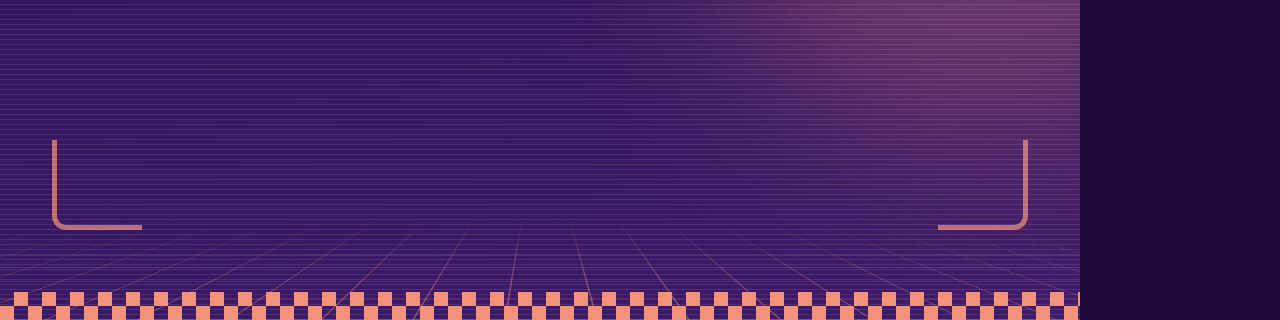
<file: publicidad/video-historia.html>
<!DOCTYPE html>
<html lang="es">
<head>
<meta charset="UTF-8">
<title>Video Cyber Week Historia</title>
<link href="https://fonts.googleapis.com/css2?family=Lilita+One&family=Baloo+2:wght@600;700;800&display=swap" rel="stylesheet">
<style>
  * { margin:0; padding:0; box-sizing:border-box; }
  body { width:1080px; height:1920px; overflow:hidden; background:#1b0836; }

  .post {
    position:relative; width:1080px; height:1920px;
    background:
      radial-gradient(620px 460px at 50% 44%, rgba(242,145,124,.20), transparent 64%),
      radial-gradient(760px 520px at 50% -10%, rgba(138,79,208,.42), transparent 62%),
      linear-gradient(168deg,#1b0836 0%,#2b1152 46%,#3d1a68 100%);
    font-family:'Baloo 2',sans-serif; color:#fff; overflow:hidden;
  }

  .floor { position:absolute; left:-30%; right:-30%; bottom:0; height:620px;
    background:
      repeating-linear-gradient(90deg, rgba(242,145,124,.42) 0 2px, transparent 2px 92px),
      repeating-linear-gradient(0deg, rgba(242,145,124,.30) 0 2px, transparent 2px 62px);
    transform:perspective(520px) rotateX(68deg); transform-origin:bottom center;
    mask-image:linear-gradient(to top,#000 8%,transparent 82%);
    -webkit-mask-image:linear-gradient(to top,#000 8%,transparent 82%); }

  .scan { position:absolute; inset:0; pointer-events:none; opacity:.10;
    background:repeating-linear-gradient(0deg,#fff 0 1px, transparent 1px 5px); }

  .checker { position:absolute; left:0; right:0; height:28px;
    background:repeating-conic-gradient(#f2917c 0% 25%, transparent 0% 50%) 0 0/28px 28px; }
  .checker.top { top:0; } .checker.bot { bottom:0; }

  .glow { position:absolute; border-radius:50%; filter:blur(100px); }
  .g1 { width:660px; height:660px; background:#8a4fd0; opacity:.55; top:-200px; left:-200px; }
  .g2 { width:560px; height:560px; background:#f2917c; opacity:.28; bottom:180px; right:-190px; }

  .bracket { position:absolute; width:90px; height:90px; border:5px solid rgba(242,145,124,.72); }
  .b1{top:90px;left:52px;border-right:0;border-bottom:0;border-radius:14px 0 0 0}
  .b2{top:90px;right:52px;border-left:0;border-bottom:0;border-radius:0 14px 0 0}
  .b3{bottom:90px;left:52px;border-right:0;border-top:0;border-radius:0 0 0 14px}
  .b4{bottom:90px;right:52px;border-left:0;border-top:0;border-radius:0 0 14px 0}

  .spark { position:absolute; color:#f7b3a4; }
  .s1{top:560px;left:92px;font-size:32px}
  .s2{top:492px;right:98px;font-size:42px}
  .s3{bottom:640px;left:74px;font-size:26px}
  .s4{bottom:720px;right:80px;font-size:30px}

  .logo { position:absolute; top:150px; left:50%; width:210px; height:210px;
    object-fit:contain; filter:drop-shadow(0 6px 20px rgba(0,0,0,.5)); }

  .neon { position:absolute; top:404px; left:0; right:0; text-align:center;
    font-family:'Lilita One',sans-serif; font-size:130px; line-height:.9;
    letter-spacing:3px; color:#fff; }
  .neon small { display:block; font-size:44px; letter-spacing:17px;
    color:#f7b3a4; text-shadow:0 0 18px rgba(242,145,124,.8); margin-bottom:2px; }

  .dates { position:absolute; top:590px; left:50%;
    background:#f2917c; color:#1b0836; font-weight:800; font-size:31px;
    letter-spacing:4px; padding:13px 42px; border-radius:999px; white-space:nowrap;
    box-shadow:0 0 30px rgba(242,145,124,.65); }

  .slogan { position:absolute; top:672px; left:0; right:0; text-align:center;
    font-family:'Lilita One',sans-serif; font-size:52px; line-height:1.08;
    text-transform:uppercase; color:#fff; text-shadow:0 6px 20px rgba(0,0,0,.5); }
  .slogan em { font-style:normal; color:#f2917c; }

  .ring { position:absolute; left:50%; top:1080px; border-radius:50%;
    border:3px solid rgba(242,145,124,.35); }
  .r1 { width:566px; height:566px; }
  .r2 { width:646px; height:646px; border-color:rgba(242,145,124,.18); }

  .burger { position:absolute; top:1080px; left:50%;
    width:490px; height:490px; object-fit:cover; border-radius:50%;
    border:12px solid #f2917c;
    box-shadow:0 0 46px rgba(242,145,124,.6), 0 26px 60px rgba(0,0,0,.6); }

  .side { position:absolute; width:186px; height:186px; object-fit:cover;
    border-radius:50%; border:7px solid #f2917c;
    box-shadow:0 0 30px rgba(242,145,124,.45), 0 14px 30px rgba(0,0,0,.5); }
  .side.l { left:66px; top:1000px; }
  .side.r { right:66px; top:1000px; }

  .deal { position:absolute; top:1408px; left:50%;
    display:flex; align-items:center; gap:20px;
    background:rgba(11,4,26,.72); border:3px solid #f2917c; border-radius:26px;
    padding:18px 40px; white-space:nowrap; box-shadow:0 0 34px rgba(242,145,124,.4); }
  .deal .off { font-family:'Lilita One',sans-serif; font-size:66px; color:#f2917c;
    line-height:1; text-shadow:0 0 22px rgba(242,145,124,.85); }
  .deal .txt { font-size:25px; font-weight:700; line-height:1.25; }
  .deal .code { display:inline-block; font-family:'Lilita One',sans-serif;
    font-size:36px; letter-spacing:2px; color:#1b0836; background:#f7b3a4;
    padding:2px 16px; border-radius:10px; }

  .url { position:absolute; top:1566px; left:50%;
    background:#f2917c; color:#1b0836; font-family:'Lilita One',sans-serif;
    font-size:46px; padding:16px 52px; border-radius:999px; white-space:nowrap;
    box-shadow:0 0 40px rgba(242,145,124,.6); }

  .only { position:absolute; top:1664px; left:0; right:0; text-align:center;
    font-size:21px; font-weight:800; letter-spacing:1.6px; color:#f7b3a4;
    text-transform:uppercase; }
  .swipe { position:absolute; top:1748px; left:0; right:0; text-align:center;
    font-size:30px; font-weight:800; color:#fff; letter-spacing:1px;
    text-shadow:0 0 20px rgba(242,145,124,.8); }
  .foot { position:absolute; top:1830px; left:0; right:0; text-align:center;
    font-size:21px; font-weight:700; opacity:.85; }
</style>
</head>
<body>
<div class="post">
  <span class="glow g1" id="g1"></span><span class="glow g2" id="g2"></span>
  <span class="floor" id="floor"></span>
  <span class="checker top" id="ckTop"></span>

  <span class="bracket b1"></span><span class="bracket b2"></span>
  <span class="bracket b3"></span><span class="bracket b4"></span>

  <span class="spark s1" id="sp1">✦</span><span class="spark s2" id="sp2">✦</span>
  <span class="spark s3" id="sp3">✧</span><span class="spark s4" id="sp4">✦</span>

  <img class="logo" id="logo" src="../images/brand/logo-blanco.png" alt="">
  <div class="neon" id="neon"><small id="neonSmall">LA JEFA</small><span id="neonBig">CYBER WEEK</span></div>
  <span class="dates" id="dates">3 AL 8 DE AGOSTO</span>
  <div class="slogan" id="slogan">Tu burger, a tu gusto,<br><em>en 3 toques</em></div>

  <span class="ring r2" id="ring2"></span><span class="ring r1" id="ring1"></span>
  <img class="side l" id="sideL" src="../images/papas-clasicas.jpg" alt="">
  <img class="side r" id="sideR" src="../images/pepsi.jpg" alt="">
  <img class="burger" id="burger" src="../images/la-consentida.jpg" alt="">

  <div class="deal" id="deal">
    <span class="off">10%</span>
    <span class="txt">de descuento con el código<br><span class="code">LAJEFA10</span></span>
  </div>

  <span class="url" id="url">lajefa.delphbrothers.com</span>
  <span class="only" id="only">Promo válida solo en pedidos por la web</span>

  <span class="swipe" id="swipe">🔗 Entra a la web y pide</span>
  <span class="foot" id="foot">🛵 Cayambe · Lunes a sábado 3:30 PM – 10:00 PM</span>
  <span class="scan"></span>
  <span class="checker bot" id="ckBot"></span>
</div>

<script>
/* ===== Animación por tiempo exacto =====
   render(t) dibuja el cuadro del segundo t. El renderizador llama esta
   función y fotografía. Así el video sale idéntico siempre. */
const D = 15;                    // duración total en segundos
const $ = (id) => document.getElementById(id);

const clamp = (v,a,b)=>Math.min(Math.max(v,a),b);
const ease  = (x)=>1-Math.pow(1-clamp(x,0,1),3);          // suave al final
const back  = (x)=>{x=clamp(x,0,1);const c=1.7;return 1+ (c+1)*Math.pow(x-1,3)+c*Math.pow(x-1,2);};
/* aparece entre "ini" y "ini+dur" */
const seg = (t,ini,dur)=>clamp((t-ini)/dur,0,1);

function render(t){
  /* fondo siempre vivo */
  const pulso = (Math.sin(t*2.2)+1)/2;
  $('g1').style.opacity = 0.42 + pulso*0.22;
  $('g2').style.opacity = 0.20 + (1-pulso)*0.18;
  $('floor').style.backgroundPosition = `${-(t*70)%92}px ${(t*44)%62}px, 0 ${(t*44)%62}px`;
  $('ckTop').style.backgroundPosition = `${(t*46)%56}px 0`;
  $('ckBot').style.backgroundPosition = `${-(t*46)%56}px 0`;

  /* chispas titilando */
  [['sp1',0],['sp2',.7],['sp3',1.4],['sp4',2.1]].forEach(([id,off])=>{
    const p=(Math.sin((t+off)*3.1)+1)/2;
    $(id).style.opacity = .25+p*.75;
    $(id).style.transform = `scale(${.8+p*.4})`;
  });

  /* 0.0s logo baja */
  const a = ease(seg(t,0,.9));
  $('logo').style.opacity = a;
  $('logo').style.transform = `translateX(-50%) translateY(${(1-a)*-70}px)`;

  /* 0.5s CYBER WEEK entra y late en neón */
  const b = ease(seg(t,.5,.9));
  const late = (Math.sin(t*4.6)+1)/2;
  $('neon').style.opacity = b;
  $('neon').style.transform = `scale(${.86+b*.14})`;
  $('neonBig').style.textShadow =
    `0 0 ${6+late*8}px rgba(255,255,255,.95),
     0 0 ${20+late*22}px rgba(242,145,124,.95),
     0 0 ${48+late*40}px rgba(242,145,124,.75),
     0 0 ${90+late*60}px rgba(138,79,208,.8)`;

  /* 1.3s fechas */
  const c = back(seg(t,1.3,.7));
  $('dates').style.opacity = clamp(seg(t,1.3,.4),0,1);
  $('dates').style.transform = `translateX(-50%) scale(${c})`;

  /* 1.9s eslogan */
  const d = ease(seg(t,1.9,.8));
  $('slogan').style.opacity = d;
  $('slogan').style.transform = `translateY(${(1-d)*26}px)`;

  /* 2.6s hamburguesa entra girando + flota */
  const e = ease(seg(t,2.6,1.1));
  const flota = Math.sin(t*1.5)*9;
  $('burger').style.opacity = e;
  $('burger').style.transform =
    `translate(-50%,-50%) translateY(${(1-e)*70+flota}px) scale(${.62+e*.38}) rotate(${(1-e)*-26}deg)`;

  /* anillos girando */
  $('ring1').style.opacity = e*.9;
  $('ring1').style.transform = `translate(-50%,-50%) rotate(${t*22}deg) scale(${.9+e*.1})`;
  $('ring2').style.opacity = e*.7;
  $('ring2').style.transform = `translate(-50%,-50%) rotate(${-t*14}deg) scale(${.9+e*.1})`;

  /* 3.3s papas y bebida llegan de los lados */
  const f = ease(seg(t,3.3,.8));
  $('sideL').style.opacity = f;
  $('sideL').style.transform = `translateX(${(1-f)*-150}px) rotate(${-11+Math.sin(t*1.7)*3}deg)`;
  const g = ease(seg(t,3.6,.8));
  $('sideR').style.opacity = g;
  $('sideR').style.transform = `translateX(${(1-g)*150}px) rotate(${11+Math.sin(t*1.7+1)*3}deg)`;

  /* 5.0s caja de descuento con brinco */
  const h = back(seg(t,5.0,.8));
  $('deal').style.opacity = clamp(seg(t,5.0,.4),0,1);
  $('deal').style.transform = `translateX(-50%) scale(${h})`;

  /* 6.0s link, con destello cada tanto */
  const i = back(seg(t,6.0,.8));
  const brillo = (Math.sin(t*3.4)+1)/2;
  $('url').style.opacity = clamp(seg(t,6.0,.4),0,1);
  $('url').style.transform = `translateX(-50%) scale(${i})`;
  $('url').style.boxShadow = `0 0 ${26+brillo*34}px rgba(242,145,124,${.5+brillo*.4})`;

  /* 6.8s letra chica */
  $('only').style.opacity = ease(seg(t,6.8,.7));

  /* 7.4s invitación que rebota */
  const j = ease(seg(t,7.4,.7));
  const brinco = Math.sin(t*3.2)*7;
  $('swipe').style.opacity = j;
  $('swipe').style.transform = `translateY(${(1-j)*24 + brinco}px)`;
  $('foot').style.opacity = ease(seg(t,7.9,.7))*.85;
}

/* estado inicial: todo apagado */
render(0);
window.render = render;
window.DURACION = D;
</script>
</body>
</html>
</file>
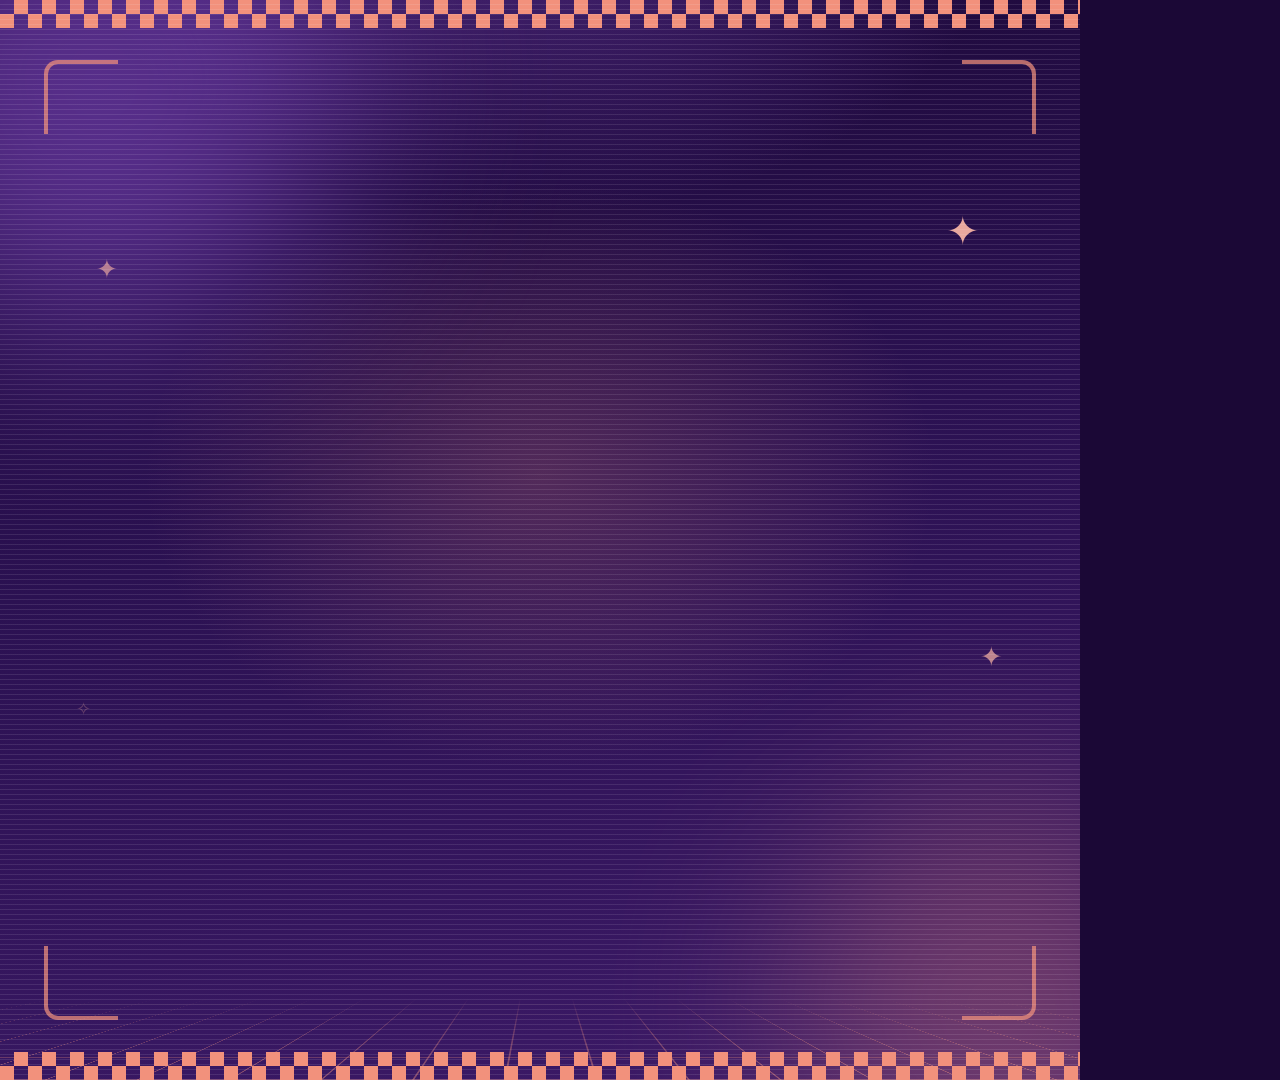
<file: publicidad/video.html>
<!DOCTYPE html>
<html lang="es">
<head>
<meta charset="UTF-8">
<title>Video Cyber Week</title>
<link href="https://fonts.googleapis.com/css2?family=Lilita+One&family=Baloo+2:wght@600;700;800&display=swap" rel="stylesheet">
<style>
  * { margin:0; padding:0; box-sizing:border-box; }
  body { width:1080px; height:1080px; overflow:hidden; background:#1b0836; }

  .post {
    position:relative; width:1080px; height:1080px;
    background:
      radial-gradient(620px 460px at 50% 44%, rgba(242,145,124,.20), transparent 64%),
      radial-gradient(760px 520px at 50% -10%, rgba(138,79,208,.42), transparent 62%),
      linear-gradient(168deg,#1b0836 0%,#2b1152 46%,#3d1a68 100%);
    font-family:'Baloo 2',sans-serif; color:#fff; overflow:hidden;
  }

  .floor { position:absolute; left:-30%; right:-30%; bottom:0; height:430px;
    background:
      repeating-linear-gradient(90deg, rgba(242,145,124,.42) 0 2px, transparent 2px 92px),
      repeating-linear-gradient(0deg, rgba(242,145,124,.30) 0 2px, transparent 2px 62px);
    transform:perspective(420px) rotateX(66deg); transform-origin:bottom center;
    mask-image:linear-gradient(to top,#000 8%,transparent 82%);
    -webkit-mask-image:linear-gradient(to top,#000 8%,transparent 82%); }

  .scan { position:absolute; inset:0; pointer-events:none; opacity:.10;
    background:repeating-linear-gradient(0deg,#fff 0 1px, transparent 1px 5px); }

  .checker { position:absolute; left:0; right:0; height:28px;
    background:repeating-conic-gradient(#f2917c 0% 25%, transparent 0% 50%) 0 0/28px 28px; }
  .checker.top { top:0; } .checker.bot { bottom:0; }

  .glow { position:absolute; border-radius:50%; filter:blur(100px); }
  .g1 { width:520px; height:520px; background:#8a4fd0; opacity:.55; top:-180px; left:-160px; }
  .g2 { width:420px; height:420px; background:#f2917c; opacity:.30; bottom:-140px; right:-130px; }

  .bracket { position:absolute; width:74px; height:74px; border:4px solid rgba(242,145,124,.72); }
  .b1{top:60px;left:44px;border-right:0;border-bottom:0;border-radius:14px 0 0 0}
  .b2{top:60px;right:44px;border-left:0;border-bottom:0;border-radius:0 14px 0 0}
  .b3{bottom:60px;left:44px;border-right:0;border-top:0;border-radius:0 0 0 14px}
  .b4{bottom:60px;right:44px;border-left:0;border-top:0;border-radius:0 0 14px 0}

  .spark { position:absolute; color:#f7b3a4; }
  .s1{top:250px;left:96px;font-size:26px}
  .s2{top:206px;right:104px;font-size:34px}
  .s3{bottom:352px;left:74px;font-size:22px}
  .s4{bottom:400px;right:78px;font-size:26px}

  .logo { position:absolute; top:74px; left:50%; width:132px; height:132px;
    object-fit:contain; filter:drop-shadow(0 6px 20px rgba(0,0,0,.5)); }

  .neon { position:absolute; top:196px; left:0; right:0; text-align:center;
    font-family:'Lilita One',sans-serif; font-size:100px; line-height:.9;
    letter-spacing:3px; color:#fff; }
  .neon small { display:block; font-size:34px; letter-spacing:13px;
    color:#f7b3a4; text-shadow:0 0 18px rgba(242,145,124,.8); margin-bottom:2px; }

  .dates { position:absolute; top:338px; left:50%;
    background:#f2917c; color:#1b0836; font-weight:800; font-size:24px;
    letter-spacing:3px; padding:10px 32px; border-radius:999px; white-space:nowrap;
    box-shadow:0 0 30px rgba(242,145,124,.65); }

  .slogan { position:absolute; top:394px; left:0; right:0; text-align:center;
    font-family:'Lilita One',sans-serif; font-size:38px; line-height:1.06;
    text-transform:uppercase; color:#fff; text-shadow:0 6px 20px rgba(0,0,0,.5); }
  .slogan em { font-style:normal; color:#f2917c; }

  .ring { position:absolute; left:50%; top:668px; border-radius:50%;
    border:2px solid rgba(242,145,124,.35); }
  .r1 { width:404px; height:404px; }
  .r2 { width:458px; height:458px; border-color:rgba(242,145,124,.18); }

  .burger { position:absolute; top:668px; left:50%;
    width:348px; height:348px; object-fit:cover; border-radius:50%;
    border:9px solid #f2917c;
    box-shadow:0 0 46px rgba(242,145,124,.6), 0 26px 60px rgba(0,0,0,.6); }

  .side { position:absolute; width:140px; height:140px; object-fit:cover;
    border-radius:50%; border:6px solid #f2917c;
    box-shadow:0 0 26px rgba(242,145,124,.45), 0 14px 30px rgba(0,0,0,.5); }
  .side.l { left:62px; top:606px; }
  .side.r { right:62px; top:606px; }

  .deal { position:absolute; top:858px; left:50%;
    display:flex; align-items:center; gap:20px;
    background:rgba(11,4,26,.72); border:2px solid #f2917c; border-radius:20px;
    padding:12px 28px; white-space:nowrap; box-shadow:0 0 34px rgba(242,145,124,.4); }
  .deal .off { font-family:'Lilita One',sans-serif; font-size:48px; color:#f2917c;
    line-height:1; text-shadow:0 0 22px rgba(242,145,124,.85); }
  .deal .txt { font-size:19px; font-weight:700; line-height:1.25; }
  .deal .code { display:inline-block; font-family:'Lilita One',sans-serif;
    font-size:27px; letter-spacing:2px; color:#1b0836; background:#f7b3a4;
    padding:2px 12px; border-radius:8px; }

  .url { position:absolute; top:948px; left:50%;
    background:#f2917c; color:#1b0836; font-family:'Lilita One',sans-serif;
    font-size:34px; padding:11px 40px; border-radius:999px; white-space:nowrap;
    box-shadow:0 0 40px rgba(242,145,124,.6); }

  .only { position:absolute; top:1018px; left:0; right:0; text-align:center;
    font-size:16px; font-weight:800; letter-spacing:1.4px; color:#f7b3a4;
    text-transform:uppercase; }
</style>
</head>
<body>
<div class="post">
  <span class="glow g1" id="g1"></span><span class="glow g2" id="g2"></span>
  <span class="floor" id="floor"></span>
  <span class="checker top" id="ckTop"></span>

  <span class="bracket b1"></span><span class="bracket b2"></span>
  <span class="bracket b3"></span><span class="bracket b4"></span>

  <span class="spark s1" id="sp1">✦</span><span class="spark s2" id="sp2">✦</span>
  <span class="spark s3" id="sp3">✧</span><span class="spark s4" id="sp4">✦</span>

  <img class="logo" id="logo" src="../images/brand/logo-blanco.png" alt="">
  <div class="neon" id="neon"><small id="neonSmall">LA JEFA</small><span id="neonBig">CYBER WEEK</span></div>
  <span class="dates" id="dates">3 AL 8 DE AGOSTO</span>
  <div class="slogan" id="slogan">Tu burger, a tu gusto,<br><em>en 3 toques</em></div>

  <span class="ring r2" id="ring2"></span><span class="ring r1" id="ring1"></span>
  <img class="side l" id="sideL" src="../images/papas-clasicas.jpg" alt="">
  <img class="side r" id="sideR" src="../images/pepsi.jpg" alt="">
  <img class="burger" id="burger" src="../images/la-consentida.jpg" alt="">

  <div class="deal" id="deal">
    <span class="off">10%</span>
    <span class="txt">de descuento con el código<br><span class="code">LAJEFA10</span></span>
  </div>

  <span class="url" id="url">lajefa.delphbrothers.com</span>
  <span class="only" id="only">Promo válida solo en pedidos por la web</span>

  <span class="scan"></span>
  <span class="checker bot" id="ckBot"></span>
</div>

<script>
/* ===== Animación por tiempo exacto =====
   render(t) dibuja el cuadro del segundo t. El renderizador llama esta
   función y fotografía. Así el video sale idéntico siempre. */
const D = 15;                    // duración total en segundos
const $ = (id) => document.getElementById(id);

const clamp = (v,a,b)=>Math.min(Math.max(v,a),b);
const ease  = (x)=>1-Math.pow(1-clamp(x,0,1),3);          // suave al final
const back  = (x)=>{x=clamp(x,0,1);const c=1.7;return 1+ (c+1)*Math.pow(x-1,3)+c*Math.pow(x-1,2);};
/* aparece entre "ini" y "ini+dur" */
const seg = (t,ini,dur)=>clamp((t-ini)/dur,0,1);

function render(t){
  /* fondo siempre vivo */
  const pulso = (Math.sin(t*2.2)+1)/2;
  $('g1').style.opacity = 0.42 + pulso*0.22;
  $('g2').style.opacity = 0.20 + (1-pulso)*0.18;
  $('floor').style.backgroundPosition = `${-(t*70)%92}px ${(t*44)%62}px, 0 ${(t*44)%62}px`;
  $('ckTop').style.backgroundPosition = `${(t*46)%56}px 0`;
  $('ckBot').style.backgroundPosition = `${-(t*46)%56}px 0`;

  /* chispas titilando */
  [['sp1',0],['sp2',.7],['sp3',1.4],['sp4',2.1]].forEach(([id,off])=>{
    const p=(Math.sin((t+off)*3.1)+1)/2;
    $(id).style.opacity = .25+p*.75;
    $(id).style.transform = `scale(${.8+p*.4})`;
  });

  /* 0.0s logo baja */
  const a = ease(seg(t,0,.9));
  $('logo').style.opacity = a;
  $('logo').style.transform = `translateX(-50%) translateY(${(1-a)*-70}px)`;

  /* 0.5s CYBER WEEK entra y late en neón */
  const b = ease(seg(t,.5,.9));
  const late = (Math.sin(t*4.6)+1)/2;
  $('neon').style.opacity = b;
  $('neon').style.transform = `scale(${.86+b*.14})`;
  $('neonBig').style.textShadow =
    `0 0 ${6+late*8}px rgba(255,255,255,.95),
     0 0 ${20+late*22}px rgba(242,145,124,.95),
     0 0 ${48+late*40}px rgba(242,145,124,.75),
     0 0 ${90+late*60}px rgba(138,79,208,.8)`;

  /* 1.3s fechas */
  const c = back(seg(t,1.3,.7));
  $('dates').style.opacity = clamp(seg(t,1.3,.4),0,1);
  $('dates').style.transform = `translateX(-50%) scale(${c})`;

  /* 1.9s eslogan */
  const d = ease(seg(t,1.9,.8));
  $('slogan').style.opacity = d;
  $('slogan').style.transform = `translateY(${(1-d)*26}px)`;

  /* 2.6s hamburguesa entra girando + flota */
  const e = ease(seg(t,2.6,1.1));
  const flota = Math.sin(t*1.5)*9;
  $('burger').style.opacity = e;
  $('burger').style.transform =
    `translate(-50%,-50%) translateY(${(1-e)*70+flota}px) scale(${.62+e*.38}) rotate(${(1-e)*-26}deg)`;

  /* anillos girando */
  $('ring1').style.opacity = e*.9;
  $('ring1').style.transform = `translate(-50%,-50%) rotate(${t*22}deg) scale(${.9+e*.1})`;
  $('ring2').style.opacity = e*.7;
  $('ring2').style.transform = `translate(-50%,-50%) rotate(${-t*14}deg) scale(${.9+e*.1})`;

  /* 3.3s papas y bebida llegan de los lados */
  const f = ease(seg(t,3.3,.8));
  $('sideL').style.opacity = f;
  $('sideL').style.transform = `translateX(${(1-f)*-150}px) rotate(${-11+Math.sin(t*1.7)*3}deg)`;
  const g = ease(seg(t,3.6,.8));
  $('sideR').style.opacity = g;
  $('sideR').style.transform = `translateX(${(1-g)*150}px) rotate(${11+Math.sin(t*1.7+1)*3}deg)`;

  /* 5.0s caja de descuento con brinco */
  const h = back(seg(t,5.0,.8));
  $('deal').style.opacity = clamp(seg(t,5.0,.4),0,1);
  $('deal').style.transform = `translateX(-50%) scale(${h})`;

  /* 6.0s link, con destello cada tanto */
  const i = back(seg(t,6.0,.8));
  const brillo = (Math.sin(t*3.4)+1)/2;
  $('url').style.opacity = clamp(seg(t,6.0,.4),0,1);
  $('url').style.transform = `translateX(-50%) scale(${i})`;
  $('url').style.boxShadow = `0 0 ${26+brillo*34}px rgba(242,145,124,${.5+brillo*.4})`;

  /* 6.8s letra chica */
  $('only').style.opacity = ease(seg(t,6.8,.7));
}

/* estado inicial: todo apagado */
render(0);
window.render = render;
window.DURACION = D;
</script>
</body>
</html>
</file>
<file: styles.css>
/* ===== LA JEFA DARKITCHEN — brand edition ===== */

@font-face {
  font-family: 'Wayside';
  src: url('fonts/wayside/demowaysidecoloradomedscript-3l2q3.otf') format('opentype');
  font-display: swap;
}
@font-face {
  font-family: 'Poppins';
  src: url('fonts/Poppins-Medium.ttf') format('truetype');
  font-weight: 500;
  font-display: swap;
}
@font-face {
  font-family: 'Poppins';
  src: url('fonts/Poppins-SemiBold.ttf') format('truetype');
  font-weight: 600;
  font-display: swap;
}
@font-face {
  font-family: 'Poppins';
  src: url('fonts/Poppins-Bold.ttf') format('truetype');
  font-weight: 700 800;
  font-display: swap;
}

:root {
  --purple: #4b2178;
  --purple-deep: #331460;
  --purple-dark: #3d1a68;
  --ink: #2b1152;
  --coral: #f2917c;
  --coral-hot: #ee7a60;
  --coral-light: #f7b3a4;
  --coral-soft: #fce4dd;
  --cream: #fdf6f0;
  --white: #ffffff;
  --wa: #25d366;
  --radius: 22px;
  --shadow: 0 10px 30px rgba(75, 33, 120, .15);
  --shadow-lg: 0 24px 60px rgba(51, 20, 96, .28);
  --font-head: 'Lilita One', 'Arial Black', sans-serif;
  --font-body: 'Poppins', sans-serif;
}

* { margin: 0; padding: 0; box-sizing: border-box; }

[hidden] { display: none !important; }

/* `clip` (no `hidden`): tapa lo que sobra a los lados SIN volver la página una
   caja deslizante. Con `hidden` el celular se movía de lado y las barras
   pegajosas dejaban de quedarse fijas. */
html {
  scroll-behavior: smooth;
  overflow-x: hidden;
  overflow-x: clip;
}

body {
  font-family: var(--font-body);
  font-weight: 500;
  background: var(--cream);
  color: var(--ink);
  line-height: 1.55;
  width: 100%;
  overflow-x: hidden;
  overflow-x: clip;
}

img { max-width: 100%; }

/* ============ HEADER ============ */
.header {
  position: sticky;
  top: 0;
  z-index: 90;
  background: rgba(51, 20, 96, .88);
  backdrop-filter: blur(14px);
  -webkit-backdrop-filter: blur(14px);
  border-bottom: 1px solid rgba(255,255,255,.08);
}

.header-inner {
  max-width: 1150px;
  margin: 0 auto;
  display: flex;
  align-items: center;
  gap: 16px;
  padding: 10px 22px;
}

.brand { display: flex; align-items: center; gap: 10px; text-decoration: none; }

.brand-mascot { height: 52px; width: auto; }

.brand-logo { height: 48px; width: auto; }

.header-checker {
  flex: 1;
  height: 16px;
  margin: 0 18px;
  background:
    repeating-conic-gradient(rgba(242,145,124,.55) 0% 25%, transparent 0% 50%)
    0 0 / 16px 16px;
  border-radius: 4px;
  opacity: .7;
}

.nav { margin-left: auto; display: flex; gap: 2px; }

.header-social { display: flex; gap: 8px; }

.header-social a {
  display: flex;
  align-items: center;
  justify-content: center;
  width: 38px;
  height: 38px;
  border-radius: 50%;
  color: var(--white);
  background: rgba(255,255,255,.12);
  border: 1px solid rgba(255,255,255,.15);
  transition: .2s;
}

.header-social a:hover { background: var(--coral); color: var(--purple-deep); transform: translateY(-2px); }

.nav a {
  white-space: nowrap;
  text-decoration: none;
  color: rgba(255,255,255,.85);
  font-weight: 600;
  font-size: .88rem;
  padding: 8px 13px;
  border-radius: 999px;
  transition: .2s;
}

.nav a:hover { color: var(--white); background: rgba(255,255,255,.1); }

.nav a.active { color: var(--purple-deep); background: var(--coral); }

.cart-btn {
  position: relative;
  display: flex;
  align-items: center;
  justify-content: center;
  background: var(--coral);
  color: var(--purple-deep);
  border: none;
  border-radius: 999px;
  width: 48px;
  height: 48px;
  cursor: pointer;
  transition: .2s;
  flex-shrink: 0;
}

.cart-btn:hover { background: var(--coral-hot); transform: scale(1.07); }

.cart-btn.bump { animation: bump .35s ease; }

@keyframes bump {
  30% { transform: scale(1.25) rotate(-6deg); }
  60% { transform: scale(.95); }
}

.cart-count {
  position: absolute;
  top: -5px;
  right: -5px;
  background: var(--purple);
  color: var(--white);
  font-size: .72rem;
  font-weight: 700;
  min-width: 21px;
  height: 21px;
  border-radius: 999px;
  display: flex;
  align-items: center;
  justify-content: center;
  border: 2px solid var(--cream);
}

/* ============ HERO ============ */
.hero {
  position: relative;
  background:
    radial-gradient(900px 500px at 15% -10%, rgba(242,145,124,.25), transparent 60%),
    radial-gradient(700px 500px at 90% 10%, rgba(242,145,124,.15), transparent 55%),
    linear-gradient(165deg, var(--purple-deep) 0%, var(--purple-dark) 55%, var(--purple) 100%);
  color: var(--white);
  overflow: hidden;
  padding: 60px 20px 120px;
  text-align: center;
}

.hero-bg { position: absolute; inset: 0; pointer-events: none; }

.blob {
  position: absolute;
  border-radius: 50%;
  filter: blur(70px);
  opacity: .5;
  animation: drift 14s ease-in-out infinite alternate;
}

.blob-1 { width: 380px; height: 380px; background: #6b35a8; top: -120px; left: -100px; }
.blob-2 { width: 300px; height: 300px; background: var(--coral); bottom: -80px; right: -60px; opacity: .3; animation-delay: -5s; }
.blob-3 { width: 220px; height: 220px; background: #8a4fd0; top: 30%; right: 12%; opacity: .35; animation-delay: -9s; }

@keyframes drift { to { transform: translate(40px, 30px) scale(1.12); } }

.spark {
  position: absolute;
  color: var(--coral-light);
  opacity: .8;
  animation: twinkle 3.2s ease-in-out infinite;
  font-size: 1.1rem;
}

.s1 { top: 18%; left: 12%; }
.s2 { top: 30%; right: 14%; animation-delay: .8s; font-size: 1.5rem; }
.s3 { bottom: 28%; left: 20%; animation-delay: 1.6s; font-size: .9rem; }
.s4 { top: 12%; right: 30%; animation-delay: 2.2s; }
.s5 { top: 55%; right: 8%; animation-delay: 1.2s; font-size: 1.3rem; }
.s6 { bottom: 14%; right: 32%; animation-delay: 2.8s; font-size: .85rem; }
.s7 { top: 26%; left: 30%; animation-delay: .4s; font-size: 2rem; }
.s8 { top: 66%; left: 14%; animation-delay: 1.9s; }

/* Aros decorativos */
.ring {
  position: absolute;
  border: 3px solid rgba(242,145,124,.4);
  border-radius: 50%;
  animation: floaty 9s ease-in-out infinite;
}

.r1 { width: 90px; height: 90px; top: 20%; right: 7%; animation-delay: -2s; }
.r2 { width: 55px; height: 55px; bottom: 22%; left: 9%; border-color: rgba(255,255,255,.18); animation-delay: -6s; }
.r3 { width: 130px; height: 130px; top: 60%; right: 22%; border-color: rgba(242,145,124,.2); animation-delay: -4s; }

/* Mini banderas ajedrez */
.mini-checker {
  position: absolute;
  width: 54px;
  height: 28px;
  background:
    repeating-conic-gradient(rgba(242,145,124,.75) 0% 25%, transparent 0% 50%)
    0 0 / 14px 14px;
  border-radius: 5px;
  animation: floaty 8s ease-in-out infinite;
}

.mc1 { top: 38%; right: 5%; rotate: 14deg; }
.mc2 { bottom: 8%; left: 7%; rotate: -10deg; animation-delay: -3s; }
.mc3 { top: 7%; left: 34%; rotate: 8deg; animation-delay: -5.5s; opacity: .6; }

/* Puntitos */
.dot {
  position: absolute;
  width: 10px;
  height: 10px;
  border-radius: 50%;
  background: var(--coral-light);
  opacity: .55;
  animation: twinkle 4s ease-in-out infinite;
}

.d1 { top: 24%; left: 42%; }
.d2 { top: 70%; right: 12%; animation-delay: 1s; width: 7px; height: 7px; }
.d3 { bottom: 20%; left: 38%; animation-delay: 2s; }
.d4 { top: 40%; left: 8%; animation-delay: 3s; width: 6px; height: 6px; }

@keyframes twinkle {
  0%, 100% { opacity: .25; transform: scale(.8); }
  50% { opacity: 1; transform: scale(1.15); }
}

/* Comida flotante del hero (cambiar por fotos reales luego) */
.float-food {
  position: absolute;
  z-index: 1;
  font-size: 3.2rem;
  filter: drop-shadow(0 10px 20px rgba(0,0,0,.4));
  animation: floaty 7s ease-in-out infinite;
  pointer-events: none;
}

.float-photo {
  width: 120px;
  height: 120px;
  object-fit: cover;
  border-radius: 50%;
  border: 4px solid var(--coral);
  box-shadow: 0 14px 30px rgba(0,0,0,.4);
}

.ff1 { top: 12%; left: 15%; rotate: -14deg; width: 150px; height: 150px; }
.ff2 { bottom: 28%; right: 13%; rotate: 12deg; animation-delay: -3s; width: 140px; height: 140px; }
.ff3 { top: 46%; left: 5%; rotate: 8deg; animation-delay: -5s; }
.ff4 { top: 8%; right: 25%; rotate: -8deg; width: 95px; height: 95px; animation-delay: -1.5s; }
.ff5 { bottom: 12%; left: 25%; rotate: 14deg; width: 100px; height: 100px; animation-delay: -4s; }
.ff6 { top: 68%; right: 4%; rotate: -10deg; width: 105px; height: 105px; animation-delay: -2.2s; }
.ff7 { top: 30%; left: 3%; rotate: 12deg; width: 88px; height: 88px; animation-delay: -6s; }

@media (max-width: 900px) {
  .float-photo { width: 80px; height: 80px; border-width: 3px; }
  .ff1 { width: 95px; height: 95px; }
  .ff2 { width: 90px; height: 90px; }
  .ff4, .ff5, .ff6, .ff7 { display: none; }
  .ring, .mini-checker { display: none; }
}

/* En móvil las fotos van arriba, junto al logo: nunca sobre el texto */
@media (max-width: 760px) {
  .ff1 { top: 3%; left: 2%; width: 78px; height: 78px; }
  .ff2 { top: 3%; right: 2%; bottom: auto; width: 78px; height: 78px; }
  .ff3 { display: none; }
}

/* Stickers flotantes del hero */
.hero-sticker {
  position: absolute;
  z-index: 2;
  filter: drop-shadow(0 12px 24px rgba(0,0,0,.35));
  animation: floaty 6s ease-in-out infinite;
  pointer-events: none;
}

.st-cayambe { width: 190px; top: 6%; left: 4%; rotate: -10deg; }
.st-lupita { width: 170px; top: 14%; right: 4%; rotate: 10deg; animation-delay: -2s; }
.st-preparando { width: 200px; bottom: 16%; left: 5%; rotate: 7deg; animation-delay: -4s; }

.hero-mascot-peek {
  position: absolute;
  z-index: 2;
  width: 170px;
  right: 4%;
  bottom: 10%;
  rotate: -8deg;
  filter: drop-shadow(0 12px 24px rgba(0,0,0,.35));
  animation: floaty 6s ease-in-out infinite;
  animation-delay: -1s;
  pointer-events: none;
}

@keyframes floaty {
  0%, 100% { translate: 0 0; }
  50% { translate: 0 -20px; }
}

.hero-content { position: relative; z-index: 3; max-width: 760px; margin: 0 auto; }

.hero-logo {
  width: min(520px, 86%);
  margin-bottom: 8px;
  filter: drop-shadow(0 10px 30px rgba(0,0,0,.35));
  animation: heroFloat 5s ease-in-out infinite;
}

@keyframes heroFloat {
  0%, 100% { translate: 0 0; }
  50% { translate: 0 -10px; }
}

.hero h1 {
  font-family: var(--font-head);
  font-weight: 400;
  font-size: clamp(2rem, 5.5vw, 3.6rem);
  line-height: 1.1;
  margin: 10px 0 16px;
  text-transform: uppercase;
  letter-spacing: 1.5px;
  text-shadow: 0 6px 24px rgba(0,0,0,.35);
}

.hero h1 em {
  font-style: normal;
  color: var(--coral);
  letter-spacing: 2px;
}

.hero-sub {
  font-size: 1.08rem;
  opacity: .92;
  max-width: 560px;
  margin: 0 auto 30px;
}

.hero-actions { display: flex; gap: 14px; justify-content: center; flex-wrap: wrap; }

.hero-claims {
  margin-top: 40px;
  display: inline-flex;
  align-items: center;
  gap: 22px;
  background: rgba(255,255,255,.08);
  border: 1px solid rgba(255,255,255,.14);
  border-radius: 26px;
  padding: 14px 30px;
  backdrop-filter: blur(6px);
  font-size: .85rem;
  font-weight: 600;
  line-height: 1.35;
}

.stat-sep { width: 1px; height: 36px; background: rgba(255,255,255,.2); }

.hero-wave {
  position: absolute;
  left: 0;
  right: 0;
  bottom: -1px;
  line-height: 0;
  z-index: 2;
}

.hero-wave svg { width: 100%; height: 60px; }

/* ============ BOTONES ============ */
.btn {
  display: inline-block;
  border: none;
  border-radius: 999px;
  padding: 13px 28px;
  font-family: var(--font-body);
  font-size: 1rem;
  font-weight: 700;
  text-decoration: none;
  cursor: pointer;
  transition: transform .2s, box-shadow .2s, background .2s;
}

.btn-big { padding: 16px 34px; font-size: 1.05rem; }

.btn-coral {
  background: var(--coral);
  color: var(--purple-deep);
  box-shadow: 0 10px 24px rgba(242,145,124,.4);
}

.btn-coral:hover { background: var(--coral-hot); transform: translateY(-3px); box-shadow: 0 16px 32px rgba(242,145,124,.5); }

.btn-outline {
  background: transparent;
  color: var(--white);
  border: 2px solid rgba(255,255,255,.55);
}

.btn-outline:hover { border-color: var(--white); background: rgba(255,255,255,.12); transform: translateY(-3px); }

.btn-purple { background: var(--purple); color: var(--white); box-shadow: 0 10px 24px rgba(75,33,120,.35); }

.btn-purple:hover { background: var(--purple-deep); transform: translateY(-3px); }

.btn-wa { width: 100%; background: var(--wa); color: var(--white); font-size: 1.02rem; box-shadow: 0 10px 24px rgba(37,211,102,.35); }

.btn-wa:hover { background: #1fb958; transform: translateY(-2px); }

/* ============ MARQUEE ============ */
.marquee {
  background: var(--coral);
  color: var(--purple-deep);
  overflow: hidden;
  padding: 9px 0;
  border-top: 3px solid var(--purple-deep);
  border-bottom: 3px solid var(--purple-deep);
}

.marquee-track {
  display: flex;
  white-space: nowrap;
  animation: marquee 32s linear infinite;
  font-weight: 700;
  letter-spacing: 2px;
  font-size: .88rem;
}

.marquee-track span { display: inline-flex; align-items: center; gap: 16px; padding: 0 8px; flex-shrink: 0; }

.marquee-track img { height: 26px; width: auto; }

@keyframes marquee { to { transform: translateX(-50%); } }

/* ============ TABBAR ============ */
.tabbar {
  position: sticky;
  top: 64px;
  z-index: 80;
  display: flex;
  gap: 8px;
  justify-content: center;
  overflow-x: auto;
  padding: 12px 16px;
  background: rgba(253,246,240,.9);
  backdrop-filter: blur(10px);
  border-bottom: 1px solid rgba(75,33,120,.08);
  scrollbar-width: none;
}

.tabbar::-webkit-scrollbar { display: none; }

.tab {
  flex-shrink: 0;
  text-decoration: none;
  color: var(--purple);
  background: var(--white);
  border: 2px solid rgba(75,33,120,.12);
  font-weight: 700;
  font-size: .9rem;
  padding: 9px 20px;
  border-radius: 999px;
  transition: .2s;
}

.tab:hover { border-color: var(--coral); transform: translateY(-2px); }

.tab.active {
  background: var(--purple);
  color: var(--white);
  border-color: var(--purple);
  box-shadow: 0 8px 20px rgba(75,33,120,.3);
}

/* ============ MENÚ ============ */
.menu { max-width: 1150px; margin: 0 auto; padding: 34px 22px 70px; }

.menu-section { position: relative; margin-bottom: 72px; scroll-margin-top: 140px; }

.section-watermark {
  position: absolute;
  width: 300px;
  right: -80px;
  top: 40px;
  opacity: .06;
  rotate: 12deg;
  pointer-events: none;
}

.section-head { text-align: center; margin-bottom: 34px; }

.section-eyebrow {
  display: inline-block;
  background: var(--coral-soft);
  color: var(--coral-hot);
  font-weight: 700;
  font-size: .72rem;
  letter-spacing: 2.5px;
  text-transform: uppercase;
  padding: 5px 16px;
  border-radius: 999px;
  margin-bottom: 10px;
}

.section-title {
  font-family: var(--font-head);
  font-weight: 400;
  font-size: clamp(1.7rem, 4vw, 2.5rem);
  text-transform: uppercase;
  letter-spacing: 1px;
  color: var(--purple);
}

.section-sub { color: #6b5a80; max-width: 520px; margin: 8px auto 0; font-size: .95rem; }

.section-sub strong { color: var(--coral-hot); }

/* Pan strip */
.pan-strip { margin: 0 auto 56px; position: relative; max-width: 950px; }

.pan-strip-inner {
  display: flex;
  align-items: center;
  justify-content: center;
  flex-wrap: wrap;
  gap: 10px;
  background: var(--white);
  border-radius: 999px;
  box-shadow: var(--shadow-lg);
  padding: 16px 26px;
  border: 2px solid var(--coral-soft);
}

.pan-strip-title { font-weight: 700; color: var(--purple); }

.pan-chip {
  background: var(--coral-soft);
  color: var(--purple);
  font-weight: 600;
  font-size: .85rem;
  padding: 6px 16px;
  border-radius: 999px;
}

.pan-chip-new {
  background: var(--purple);
  color: var(--white);
  box-shadow: 0 6px 16px rgba(75,33,120,.35);
}

.pan-chip-new em { font-style: normal; color: var(--coral-light); font-weight: 700; }

/* Grid */
.grid {
  display: grid;
  grid-template-columns: repeat(auto-fill, minmax(255px, 1fr));
  gap: 26px;
}

.grid-small { grid-template-columns: repeat(auto-fill, minmax(185px, 1fr)); }

.grid-combos { grid-template-columns: repeat(auto-fill, minmax(300px, 1fr)); }

/* ============ CARD ============ */
.card {
  position: relative;
  background: var(--white);
  border-radius: var(--radius);
  box-shadow: var(--shadow);
  overflow: hidden;
  display: flex;
  flex-direction: column;
  cursor: pointer;
  transition: transform .3s cubic-bezier(.2,.8,.3,1.1), box-shadow .3s;
  border: 2px solid transparent;
}

.card:hover {
  transform: translateY(-8px) scale(1.015);
  box-shadow: var(--shadow-lg);
  border-color: var(--coral-light);
}

.card-img {
  position: relative;
  aspect-ratio: 4 / 3;
  background:
    radial-gradient(140px 100px at 70% 20%, rgba(255,255,255,.55), transparent 60%),
    linear-gradient(135deg, var(--coral-soft), var(--coral-light));
  display: flex;
  align-items: center;
  justify-content: center;
  font-size: 4.6rem;
  overflow: hidden;
}

.card-img img { width: 100%; height: 100%; object-fit: cover; transition: transform .5s; }

.card:hover .card-img img { transform: scale(1.07); }

.card-img::after {
  content: "";
  position: absolute;
  inset: 0;
  background: linear-gradient(105deg, transparent 40%, rgba(255,255,255,.5) 50%, transparent 60%);
  transform: translateX(-120%);
  transition: transform .7s;
  pointer-events: none;
}

.card:hover .card-img::after { transform: translateX(120%); }

.card-badge {
  position: absolute;
  top: 12px;
  left: 12px;
  z-index: 2;
  background: var(--purple);
  color: var(--white);
  font-size: .68rem;
  font-weight: 700;
  padding: 5px 12px;
  border-radius: 999px;
  letter-spacing: .6px;
  text-transform: uppercase;
  box-shadow: 0 4px 12px rgba(0,0,0,.25);
}

.card-badge.hot { background: var(--coral-hot); color: var(--white); }

.card-body { padding: 18px 20px 20px; flex: 1; display: flex; flex-direction: column; }

.card-name { font-family: var(--font-head); font-weight: 400; font-size: 1.4rem; color: var(--purple); margin-bottom: 4px; }

.card-desc { font-size: .85rem; color: #6b5a80; flex: 1; margin-bottom: 14px; }

.card-bottom { display: flex; align-items: center; justify-content: space-between; }

.card-price { font-size: 1.3rem; font-weight: 700; color: var(--coral-hot); }

.card-add {
  background: var(--purple);
  color: var(--white);
  border: none;
  width: 42px;
  height: 42px;
  border-radius: 50%;
  font-size: 1.4rem;
  font-weight: 700;
  cursor: pointer;
  transition: .2s;
  box-shadow: 0 6px 14px rgba(75,33,120,.3);
}

.card-add:hover { background: var(--coral-hot); transform: scale(1.15) rotate(90deg); }

/* Combo cards */
.card-combo {
  background: linear-gradient(160deg, var(--purple-deep), var(--purple));
  border: 2px solid rgba(242,145,124,.35);
}

.card-combo .card-name { color: var(--white); }

.card-combo .card-desc { color: rgba(255,255,255,.75); }

.card-combo .card-price { color: var(--coral-light); }

.card-combo .card-img {
  background:
    radial-gradient(140px 100px at 70% 20%, rgba(255,255,255,.18), transparent 60%),
    linear-gradient(135deg, #5d2b94, var(--purple-dark));
}

.card-combo .card-add { background: var(--coral); color: var(--purple-deep); }

/* ============ CUMPLEAÑEROS ============ */
.birthday {
  position: relative;
  text-align: center;
  color: var(--white);
  background:
    radial-gradient(500px 220px at 50% -40%, rgba(242,145,124,.4), transparent 70%),
    linear-gradient(160deg, var(--purple-deep), var(--purple));
  border-radius: var(--radius);
  padding: 46px 24px;
  margin-bottom: 72px;
  overflow: hidden;
  box-shadow: var(--shadow-lg);
}

.birthday-mascot {
  width: 160px;
  margin-bottom: 10px;
  filter: drop-shadow(0 10px 20px rgba(0,0,0,.3));
}

.birthday h2 { font-family: var(--font-head); font-weight: 400; font-size: clamp(1.6rem, 3.5vw, 2.3rem); margin-bottom: 8px; }

.birthday p { opacity: .9; margin-bottom: 22px; }

/* ============ HOW ============ */
.how { text-align: center; margin-bottom: 72px; }

.how-steps {
  display: grid;
  grid-template-columns: repeat(auto-fit, minmax(230px, 1fr));
  gap: 24px;
  margin-top: 8px;
}

.how-step {
  background: var(--white);
  border-radius: var(--radius);
  padding: 26px 22px 30px;
  box-shadow: var(--shadow);
  border: 2px solid var(--coral-soft);
  transition: .25s;
}

.how-step:hover { transform: translateY(-6px) rotate(-1deg); border-color: var(--coral); }

.how-sticker {
  height: 240px;
  max-width: 100%;
  object-fit: contain;
  width: auto;
  margin-bottom: 6px;
  filter: drop-shadow(0 8px 16px rgba(75,33,120,.2));
  transition: .25s;
}

.how-step:hover .how-sticker { transform: scale(1.08) rotate(3deg); }

.how-step h3 { color: var(--purple); margin-bottom: 6px; font-size: 1.05rem; font-weight: 700; }

.how-step p { font-size: .88rem; color: #6b5a80; }

/* ============ ENCUÉNTRANOS ============ */
.findus { margin-bottom: 20px; }

.findus-card {
  display: flex;
  align-items: center;
  gap: 30px;
  background: var(--white);
  border: 2px solid var(--coral-soft);
  border-radius: var(--radius);
  box-shadow: var(--shadow-lg);
  padding: 40px 44px;
  flex-wrap: wrap;
  justify-content: center;
}

.findus-mascot { width: 280px; flex-shrink: 0; }

.findus-info { flex: 1; min-width: 260px; text-align: center; }

.findus-info .section-title { margin-bottom: 10px; }

.findus-addr { font-size: 1.05rem; color: #4a3a63; margin-bottom: 16px; }

.findus-map { margin-bottom: 20px; }

.findus-social {
  display: flex;
  justify-content: center;
  flex-wrap: wrap;
  gap: 12px;
}

.findus-social a {
  display: inline-flex;
  align-items: center;
  gap: 8px;
  text-decoration: none;
  color: var(--purple);
  background: var(--coral-soft);
  font-weight: 700;
  font-size: .88rem;
  padding: 9px 18px;
  border-radius: 999px;
  transition: .2s;
}

.findus-social a:hover { background: var(--coral); color: var(--purple-deep); transform: translateY(-2px); }

/* ============ FOOTER ============ */
.footer {
  background: var(--purple-deep);
  color: var(--white);
  text-align: center;
  padding: 50px 20px 100px;
  margin-top: 40px;
}

.footer-logo { width: min(320px, 80%); margin-bottom: 16px; }

.footer-loc { opacity: .85; margin-bottom: 12px; font-size: .92rem; }

.footer-social { display: flex; justify-content: center; flex-wrap: wrap; gap: 12px; margin-bottom: 18px; }

.footer-social a {
  display: inline-flex;
  align-items: center;
  gap: 9px;
  color: var(--white);
  font-weight: 700;
  font-size: .92rem;
  text-decoration: none;
  background: rgba(255,255,255,.1);
  border: 1px solid rgba(255,255,255,.18);
  padding: 11px 22px;
  border-radius: 999px;
  transition: .2s;
}

.footer-social a:hover { background: var(--coral); color: var(--purple-deep); transform: translateY(-2px); }

.footer-note { font-size: .82rem; opacity: .65; }

.footer-copy { font-size: .75rem; opacity: .45; margin-top: 18px; }

.footer-credit {
  margin-top: 14px;
  padding-top: 14px;
  border-top: 1px solid rgba(255,255,255,.1);
  display: flex;
  flex-direction: column;
  gap: 3px;
  font-size: .78rem;
}

.footer-verse { color: var(--coral-light); font-style: italic; }

.footer-studio { opacity: .6; }

.footer-studio strong { color: var(--white); opacity: .9; }

/* ============ WA FLOAT ============ */
.wa-float {
  position: fixed;
  bottom: 24px;
  right: 24px;
  z-index: 70;
  width: 60px;
  height: 60px;
  background: var(--wa);
  color: var(--white);
  border-radius: 50%;
  display: flex;
  align-items: center;
  justify-content: center;
  box-shadow: 0 10px 26px rgba(37,211,102,.5);
  transition: .2s;
  animation: waPulse 2.6s ease-in-out infinite;
}

.wa-float:hover { transform: scale(1.12); animation: none; }

@keyframes waPulse {
  0%, 100% { box-shadow: 0 10px 26px rgba(37,211,102,.5), 0 0 0 0 rgba(37,211,102,.45); }
  50% { box-shadow: 0 10px 26px rgba(37,211,102,.5), 0 0 0 14px rgba(37,211,102,0); }
}

/* ============ TOAST ============ */
.toast {
  position: fixed;
  bottom: 100px;
  left: 50%;
  translate: -50% 20px;
  z-index: 120;
  background: var(--purple-deep);
  color: var(--white);
  font-weight: 600;
  padding: 12px 24px;
  border-radius: 999px;
  box-shadow: var(--shadow-lg);
  opacity: 0;
  pointer-events: none;
  transition: .3s;
}

.toast.show { opacity: 1; translate: -50% 0; }

/* ============ REVEAL ============ */
.reveal { opacity: 0; transform: translateY(28px); transition: opacity .6s ease, transform .6s ease; }

.reveal.in { opacity: 1; transform: none; }

.card.reveal { transition-delay: var(--d, 0s); }

/* ============ MODAL ============ */
.modal-overlay {
  position: fixed;
  inset: 0;
  z-index: 100;
  background: rgba(43, 17, 82, .6);
  display: flex;
  align-items: center;
  justify-content: center;
  padding: 16px;
  backdrop-filter: blur(4px);
}

.modal {
  background: var(--white);
  border-radius: var(--radius);
  max-width: 500px;
  width: 100%;
  max-height: 92vh;
  overflow-y: auto;
  position: relative;
  box-shadow: var(--shadow-lg);
  animation: modalIn .28s cubic-bezier(.2,.9,.3,1.2);
}

@keyframes modalIn { from { transform: translateY(26px) scale(.97); opacity: 0; } }

.modal-close {
  position: absolute;
  top: 12px;
  right: 12px;
  z-index: 5;
  background: var(--white);
  border: none;
  width: 36px;
  height: 36px;
  border-radius: 50%;
  font-size: 1rem;
  font-weight: 700;
  color: var(--purple);
  cursor: pointer;
  box-shadow: 0 2px 10px rgba(0,0,0,.18);
  transition: .2s;
}

.modal-close:hover { background: var(--coral-soft); transform: rotate(90deg); }

.modal-img {
  aspect-ratio: 16 / 9;
  background:
    radial-gradient(180px 120px at 70% 20%, rgba(255,255,255,.55), transparent 60%),
    linear-gradient(135deg, var(--coral-soft), var(--coral-light));
  display: flex;
  align-items: center;
  justify-content: center;
  font-size: 5rem;
  overflow: hidden;
}

.modal-img img { width: 100%; height: 100%; object-fit: cover; }

.modal-body { padding: 22px 24px 26px; }

.modal-head { display: flex; align-items: baseline; justify-content: space-between; gap: 12px; }

.modal-body h3 { font-family: var(--font-head); font-weight: 400; font-size: 1.7rem; color: var(--purple); }

.modal-price { font-weight: 700; font-size: 1.3rem; color: var(--coral-hot); white-space: nowrap; }

.modal-desc { color: #6b5a80; font-size: .9rem; margin: 6px 0 18px; }

.opt-block { margin-bottom: 20px; }

.opt-block h4 {
  font-size: .78rem;
  text-transform: uppercase;
  letter-spacing: 1.5px;
  color: var(--purple);
  margin-bottom: 9px;
  font-weight: 700;
}

.opt-list { display: flex; flex-wrap: wrap; gap: 8px; }

.opt-chip {
  border: 2px solid var(--coral-soft);
  background: var(--white);
  color: var(--ink);
  font-family: var(--font-body);
  font-weight: 600;
  font-size: .85rem;
  padding: 9px 17px;
  border-radius: 999px;
  cursor: pointer;
  transition: .15s;
}

.opt-chip:hover { border-color: var(--coral); }

/* Recargo de una bebida del combo (ej. Fuze Tea +$0.25) */
.chip-extra { font-size: .72rem; font-weight: 800; color: var(--coral-hot); margin-left: 2px; }
.opt-chip.selected .chip-extra { color: var(--coral-light); }

.opt-chip.selected {
  background: var(--purple);
  border-color: var(--purple);
  color: var(--white);
  box-shadow: 0 6px 14px rgba(75,33,120,.3);
}

.check-row {
  display: flex;
  align-items: center;
  gap: 10px;
  font-size: .92rem;
  font-weight: 600;
  cursor: pointer;
  padding: 12px 16px;
  border-radius: 14px;
  background: var(--coral-soft);
  transition: .2s;
}

.check-row:hover { background: #fbd7cc; }

.check-row input { width: 19px; height: 19px; accent-color: var(--purple); flex-shrink: 0; }

.combo-row small { font-weight: 500; color: #8a7a9b; }

.combo-row strong { color: var(--coral-hot); margin-left: auto; }

.opt-sub { margin-top: 12px; }

/* Pasos didácticos del personalizador */
.step-num {
  display: inline-flex;
  align-items: center;
  justify-content: center;
  width: 24px;
  height: 24px;
  border-radius: 50%;
  background: var(--coral);
  color: var(--purple-deep);
  font-size: .8rem;
  margin-right: 6px;
}

.opt-hint { font-size: .8rem; color: #8a7a9b; margin-bottom: 10px; }

/* Steppers de ingredientes (estilo caja POS) */
.ing-list { display: flex; flex-direction: column; gap: 6px; }

.ing-row {
  display: flex;
  align-items: center;
  gap: 10px;
  background: var(--cream);
  border: 2px solid var(--coral-soft);
  border-radius: 14px;
  padding: 8px 12px;
  transition: .15s;
}

.ing-row.removed { opacity: .55; background: #f6eeee; }

.ing-emoji { font-size: 1.2rem; }

.ing-name { font-weight: 600; font-size: .88rem; flex: 1; }

.ing-state { font-size: .72rem; font-weight: 700; white-space: nowrap; }

.ing-state.inc { color: #2e9e5b; }
.ing-state.extra { color: var(--coral-hot); }
.ing-state.off { color: #c44; }
.ing-state.zero { color: #9a8bab; }

.ing-stepper {
  display: flex;
  align-items: center;
  gap: 2px;
  background: var(--white);
  border-radius: 999px;
  padding: 3px;
  box-shadow: 0 2px 6px rgba(75,33,120,.12);
}

.ing-stepper button {
  width: 30px;
  height: 30px;
  border: none;
  border-radius: 50%;
  background: var(--coral-soft);
  color: var(--purple);
  font-size: 1.1rem;
  font-weight: 700;
  cursor: pointer;
  transition: .15s;
}

.ing-stepper button:hover { background: var(--purple); color: var(--white); }

.ing-stepper span { min-width: 24px; text-align: center; font-weight: 700; font-size: .95rem; }

.inc-chip.removed-chip { background: #f6eeee; border-color: #e5c9c9; color: #c44; }

/* Desglose de precio en vivo */
.price-breakdown {
  border-top: 2px dashed var(--coral-soft);
  padding-top: 10px;
  margin-bottom: 6px;
}

.bd-row {
  display: flex;
  justify-content: space-between;
  font-size: .82rem;
  color: #6b5a80;
  padding: 2px 0;
}

.bd-row:first-child { font-weight: 700; color: var(--purple); }

.topping-list { display: flex; flex-direction: column; gap: 4px; }

.topping-row {
  display: flex;
  align-items: center;
  gap: 10px;
  padding: 9px 12px;
  border-radius: 12px;
  cursor: pointer;
  transition: .15s;
  font-size: .9rem;
  font-weight: 500;
}

.topping-row:hover { background: var(--coral-soft); }

.topping-row input { width: 17px; height: 17px; accent-color: var(--purple); }

.topping-price { margin-left: auto; color: var(--coral-hot); font-weight: 700; }

.note-input {
  width: 100%;
  border: 2px solid var(--coral-soft);
  border-radius: 14px;
  padding: 11px 15px;
  font-family: var(--font-body);
  font-size: .9rem;
  outline: none;
  transition: .2s;
}

.note-input:focus { border-color: var(--coral); box-shadow: 0 0 0 4px rgba(242,145,124,.15); }

.modal-footer {
  display: flex;
  gap: 12px;
  align-items: center;
  margin-top: 8px;
  position: sticky;
  bottom: 0;
  background: var(--white);
  padding-top: 6px;
}

.qty-control {
  display: flex;
  align-items: center;
  gap: 4px;
  background: var(--coral-soft);
  border-radius: 999px;
  padding: 5px;
}

.qty-control button {
  width: 36px;
  height: 36px;
  border: none;
  border-radius: 50%;
  background: var(--white);
  color: var(--purple);
  font-size: 1.25rem;
  font-weight: 700;
  cursor: pointer;
  transition: .15s;
}

.qty-control button:hover { background: var(--purple); color: var(--white); }

.qty-control span { min-width: 30px; text-align: center; font-weight: 700; font-size: 1.05rem; }

.modal-footer .btn { flex: 1; }

/* ============ CARRITO ============ */
.cart-overlay {
  position: fixed;
  inset: 0;
  z-index: 100;
  background: rgba(43, 17, 82, .6);
  backdrop-filter: blur(4px);
}

.cart-drawer {
  position: absolute;
  top: 0;
  right: 0;
  height: 100%;
  width: min(430px, 100%);
  background: var(--cream);
  display: flex;
  flex-direction: column;
  box-shadow: -14px 0 50px rgba(0,0,0,.3);
  animation: slideIn .3s cubic-bezier(.2,.9,.3,1);
}

@keyframes slideIn { from { transform: translateX(80px); opacity: 0; } }

.cart-header {
  display: flex;
  align-items: center;
  gap: 12px;
  padding: 14px 22px;
  background: var(--purple-deep);
  color: var(--white);
}

.cart-mascot { height: 44px; width: auto; }

.cart-header h3 { font-family: var(--font-head); font-weight: 400; font-size: 1.5rem; flex: 1; }

.cart-close { position: static; box-shadow: none; background: rgba(255,255,255,.15); color: var(--white); }

.cart-close:hover { background: rgba(255,255,255,.3); }

.cart-items { flex: 0 1 auto; overflow-y: auto; padding: 14px 22px; min-height: 90px; }

.cart-item {
  background: var(--white);
  border-radius: 16px;
  padding: 14px 16px;
  margin-bottom: 10px;
  box-shadow: 0 4px 14px rgba(75,33,120,.08);
}

.cart-item-top { display: flex; justify-content: space-between; gap: 10px; }

.cart-item-name { font-weight: 700; color: var(--purple); }

.cart-item-price { font-weight: 700; color: var(--coral-hot); white-space: nowrap; }

.cart-item-detail { font-size: .78rem; color: #6b5a80; margin-top: 3px; }

.cart-item-actions { display: flex; align-items: center; gap: 10px; margin-top: 10px; }

.cart-item-actions .qty-control { padding: 2px; }

.cart-item-actions .qty-control button { width: 27px; height: 27px; font-size: 1rem; }

.cart-remove {
  margin-left: auto;
  background: none;
  border: none;
  color: #c44;
  font-size: .78rem;
  font-weight: 600;
  cursor: pointer;
  padding: 4px 8px;
  border-radius: 8px;
}

.cart-remove:hover { background: #fdecec; }

.cart-empty { text-align: center; padding: 40px 20px; color: #6b5a80; }

.cart-empty-img { width: 180px; margin-bottom: 6px; }

.cart-footer {
  flex: 0 1 auto;
  overflow-y: auto;
  padding: 16px 22px 22px;
  background: var(--white);
  border-top: 2px solid var(--coral-soft);
}

/* Formulario del pedido */
.cart-form { display: flex; flex-direction: column; gap: 13px; margin-bottom: 14px; }

.field-block { display: flex; flex-direction: column; gap: 7px; }

.field-label {
  font-size: .82rem;
  font-weight: 700;
  color: var(--purple);
}

.field-label em { font-style: normal; color: var(--coral-hot); }

.field-label small { font-weight: 500; color: #8a7a9b; }

.cart-form input {
  border: 2px solid var(--coral-soft);
  border-radius: 14px;
  padding: 11px 15px;
  font-family: var(--font-body);
  font-size: .9rem;
  outline: none;
  transition: .2s;
}

.cart-form input:focus { border-color: var(--coral); box-shadow: 0 0 0 4px rgba(242,145,124,.15); }

/* Botones de opción (tipo de pedido y pago) */
.choice-row {
  display: grid;
  grid-template-columns: repeat(3, 1fr);
  gap: 7px;
  border-radius: 16px;
  transition: .2s;
}

#payOptions { grid-template-columns: repeat(4, 1fr); }

.choice {
  display: flex;
  flex-direction: column;
  align-items: center;
  justify-content: center;
  gap: 3px;
  min-height: 66px;
  padding: 9px 4px;
  border: 2px solid var(--coral-soft);
  border-radius: 14px;
  background: var(--cream);
  color: var(--ink);
  font-family: var(--font-body);
  font-size: 1.25rem;
  cursor: pointer;
  transition: .18s;
}

.choice span {
  font-size: .7rem;
  font-weight: 700;
  line-height: 1.15;
  text-align: center;
}

.choice:hover { border-color: var(--coral); transform: translateY(-2px); }

.choice.selected {
  background: var(--purple);
  border-color: var(--purple);
  color: var(--white);
  box-shadow: 0 6px 16px rgba(75,33,120,.3);
}

/* Marca de campo faltante */
.field-error { border-color: #e05252 !important; }

input.field-error { box-shadow: 0 0 0 4px rgba(224,82,82,.15); }

.choice-row.field-error {
  outline: 2px solid #e05252;
  outline-offset: 4px;
}

.form-error {
  background: #fdecec;
  color: #c23434;
  font-size: .85rem;
  font-weight: 700;
  text-align: center;
  padding: 9px 12px;
  border-radius: 12px;
  margin-bottom: 10px;
}

/* Sugerencias "¿Le sumas algo?" */
.suggest {
  background: var(--coral-soft);
  border-radius: 16px;
  padding: 12px 14px;
  margin-bottom: 14px;
}

.suggest-title { font-size: .82rem; font-weight: 700; color: var(--purple); margin-bottom: 9px; }

.suggest-row { display: flex; gap: 8px; }

.suggest-card {
  flex: 1;
  min-width: 0;
  display: flex;
  flex-direction: column;
  align-items: center;
  gap: 3px;
  background: var(--white);
  border: 2px solid transparent;
  border-radius: 13px;
  padding: 8px 5px;
  font-family: var(--font-body);
  font-size: 1.4rem;
  cursor: pointer;
  transition: .18s;
}

.suggest-card:hover { border-color: var(--coral); transform: translateY(-3px); }

.suggest-card img { width: 44px; height: 44px; object-fit: cover; border-radius: 50%; }

.suggest-name {
  font-size: .68rem;
  font-weight: 700;
  color: var(--purple);
  line-height: 1.15;
  text-align: center;
}

.suggest-price { font-size: .7rem; font-weight: 700; color: var(--coral-hot); }

/* Código de descuento */
.promo-code { margin-bottom: 14px; }

.promo-code label {
  display: block;
  font-size: .82rem;
  font-weight: 700;
  color: var(--purple);
  margin-bottom: 7px;
}

.promo-code-row { display: flex; gap: 8px; }

.promo-code-row input {
  flex: 1;
  min-width: 0;
  border: 2px dashed var(--coral);
  border-radius: 14px;
  padding: 11px 15px;
  font-family: var(--font-body);
  font-size: .9rem;
  font-weight: 700;
  letter-spacing: 1px;
  text-transform: uppercase;
  outline: none;
  background: var(--cream);
  transition: .2s;
}

.promo-code-row input::placeholder { letter-spacing: 0; font-weight: 500; text-transform: none; }

.promo-code-row input:focus { border-style: solid; box-shadow: 0 0 0 4px rgba(242,145,124,.15); }

.promo-code-row button {
  flex-shrink: 0;
  border: none;
  border-radius: 14px;
  padding: 0 20px;
  background: var(--purple);
  color: var(--white);
  font-family: var(--font-body);
  font-weight: 700;
  font-size: .9rem;
  cursor: pointer;
  transition: .2s;
}

.promo-code-row button:hover { background: var(--coral-hot); color: var(--purple-deep); }

.promo-msg { font-size: .8rem; font-weight: 700; margin-top: 7px; }

.promo-msg.ok { color: #2e9e5b; }

.promo-msg.err { color: #c44; }

/* Totales */
.cart-total-box { margin-bottom: 4px; }

.cart-line {
  display: flex;
  justify-content: space-between;
  font-size: .88rem;
  color: #6b5a80;
  padding: 2px 0;
}

.cart-line.discount { color: #2e9e5b; font-weight: 700; }

.cart-total {
  display: flex;
  justify-content: space-between;
  font-size: 1.25rem;
  font-weight: 700;
  color: var(--purple);
  padding-top: 6px;
  margin-bottom: 4px;
}

.cart-note { font-size: .76rem; color: #6b5a80; margin-bottom: 12px; }

/* ============ STATUS ABIERTO/CERRADO ============ */
.status-chip {
  font-size: .78rem;
  font-weight: 700;
  padding: 7px 14px;
  border-radius: 999px;
  white-space: nowrap;
}

.status-chip.open { background: rgba(37,211,102,.18); color: #7dedaa; border: 1px solid rgba(37,211,102,.4); }

.status-chip.closed { background: rgba(255,90,90,.15); color: #ff9d9d; border: 1px solid rgba(255,90,90,.35); }

.closed-banner {
  display: flex;
  align-items: center;
  justify-content: center;
  flex-wrap: wrap;
  gap: 6px 14px;
  background: var(--ink);
  color: var(--white);
  padding: 10px 18px;
  text-align: center;
  font-weight: 600;
  font-size: .9rem;
}

.closed-banner img { height: 150px; width: auto; }

.closed-hours { width: 100%; color: var(--coral-light); font-size: .85rem; }

.closed-banner small { opacity: .7; font-weight: 500; width: 100%; font-size: .78rem; }

/* ============ PROMO SEMANA ============ */
/* ============ JUEGO: RUN, LUPITA, RUN! ============ */
.game-promo { background: var(--cream); padding: 26px 20px 0; }

.game-promo-inner {
  max-width: 1000px;
  margin: 0 auto;
  display: flex;
  align-items: center;
  gap: 22px;
  flex-wrap: wrap;
  justify-content: center;
  text-align: left;
  text-decoration: none;
  color: var(--white);
  background:
    radial-gradient(420px 220px at 85% 0%, rgba(242,145,124,.35), transparent 70%),
    linear-gradient(160deg, var(--purple-deep), var(--purple));
  border-radius: var(--radius);
  box-shadow: var(--shadow-lg);
  padding: 20px 28px;
  transition: transform .2s;
}

.game-promo-inner:hover { transform: translateY(-3px); }

.game-promo-img { width: 130px; height: auto; flex: 0 0 auto; filter: drop-shadow(0 10px 18px rgba(0,0,0,.35)); }

.game-promo-text { flex: 1 1 280px; display: grid; gap: 6px; }

.game-promo-eyebrow {
  justify-self: start;
  background: var(--coral);
  color: var(--ink);
  font-weight: 700;
  font-size: .78rem;
  padding: 4px 12px;
  border-radius: 999px;
}

.game-promo-text h2 {
  font-family: var(--font-head);
  font-weight: 400;
  font-size: clamp(1.7rem, 5vw, 2.4rem);
  line-height: 1;
  text-transform: uppercase;
  letter-spacing: 1px;
}

.game-promo-text h2 em { font-style: normal; color: var(--coral); }

.game-promo-text p { opacity: .92; font-size: .95rem; max-width: 52ch; }

.game-promo-text strong { color: var(--coral-light); }

.game-promo-btn { flex: 0 0 auto; }

.tab-game { background: var(--coral); border-color: var(--coral); color: var(--ink); }

@media (max-width: 600px) {
  .game-promo-inner { text-align: center; padding: 20px 18px; }
  .game-promo-eyebrow { justify-self: center; }
  .game-promo-img { width: 110px; }
  .game-promo-btn { width: 100%; }
}

.promo { background: var(--cream); padding: 26px 20px 0; }

.promo-inner {
  max-width: 1000px;
  margin: 0 auto;
  display: flex;
  align-items: center;
  gap: 24px;
  flex-wrap: wrap;
  justify-content: center;
  background: linear-gradient(160deg, var(--purple-deep), var(--purple));
  border: 2px solid rgba(242,145,124,.4);
  border-radius: var(--radius);
  box-shadow: var(--shadow-lg);
  padding: 24px 32px;
  color: var(--white);
}

.promo-mascot { width: 150px; flex-shrink: 0; filter: drop-shadow(0 8px 18px rgba(0,0,0,.3)); }

.promo-text { flex: 1; min-width: 240px; }

.promo-eyebrow {
  display: inline-block;
  background: var(--coral);
  color: var(--purple-deep);
  font-weight: 700;
  font-size: .72rem;
  letter-spacing: 2px;
  text-transform: uppercase;
  padding: 4px 14px;
  border-radius: 999px;
  margin-bottom: 8px;
}

.promo-text h2 { font-family: var(--font-head); font-weight: 400; font-size: 1.7rem; margin-bottom: 4px; }

.promo-text p { font-size: .92rem; opacity: .9; }

.promo-side { text-align: center; }

.promo-count { font-size: .95rem; margin-bottom: 10px; opacity: .95; }

.promo-count strong { color: var(--coral-light); }

/* ============ QUIZ ============ */
.quiz-strip {
  display: flex;
  align-items: center;
  gap: 26px;
  flex-wrap: wrap;
  justify-content: center;
  text-align: center;
  background: var(--white);
  border: 2px solid var(--coral-soft);
  border-radius: var(--radius);
  box-shadow: var(--shadow);
  padding: 30px 34px;
  margin-bottom: 72px;
}

.quiz-mascot { width: 180px; animation: floaty 5s ease-in-out infinite; }

.quiz-actions { display: flex; flex-direction: column; gap: 10px; }

/* Botón "Pregúntale a La Jefa" (abre el chat con el bot) */
.btn-ask {
  background: var(--wa);
  color: var(--white);
  box-shadow: 0 10px 24px rgba(37,211,102,.35);
}

.btn-ask:hover { background: #1fb958; transform: translateY(-3px); }

.cart-empty .btn-ask { margin-top: 16px; display: inline-block; }

.quiz-text h2 { font-family: var(--font-head); font-weight: 400; font-size: 1.8rem; color: var(--purple); }

.quiz-text p { color: #6b5a80; font-size: .95rem; }

.quiz-modal { max-width: 460px; text-align: center; }

.quiz-body { padding: 34px 28px 30px; }

.quiz-modal-mascot { width: 150px; margin-bottom: 8px; }

.quiz-progress {
  font-size: .75rem;
  font-weight: 700;
  letter-spacing: 2px;
  text-transform: uppercase;
  color: var(--coral-hot);
  margin-bottom: 6px;
}

.quiz-q { font-family: var(--font-head); font-weight: 400; font-size: 1.6rem; color: var(--purple); margin-bottom: 18px; }

.quiz-answers { display: flex; flex-direction: column; gap: 10px; }

.quiz-answer {
  font-family: var(--font-body);
  font-weight: 600;
  font-size: .95rem;
  text-align: left;
  background: var(--cream);
  border: 2px solid var(--coral-soft);
  color: var(--ink);
  border-radius: 16px;
  padding: 13px 18px;
  cursor: pointer;
  transition: .18s;
}

.quiz-answer:hover {
  border-color: var(--coral);
  background: var(--coral-soft);
  transform: translateX(4px);
}

.quiz-result-name { color: var(--coral-hot); }

.quiz-result-desc { color: #6b5a80; font-size: .92rem; margin-bottom: 20px; }

.quiz-result-actions { display: flex; flex-direction: column; gap: 10px; }

.btn-ghost-purple { background: none; color: var(--purple); border: 2px solid var(--coral-soft); }

.btn-ghost-purple:hover { border-color: var(--coral); }

/* ============ RESEÑAS ============ */
.reviews { margin-bottom: 72px; }

.reviews-grid {
  display: grid;
  grid-template-columns: repeat(auto-fit, minmax(240px, 1fr));
  gap: 20px;
  margin-bottom: 30px;
}

.review-card {
  position: relative;
  background: var(--white);
  border: 2px solid var(--coral-soft);
  border-radius: var(--radius);
  box-shadow: var(--shadow);
  padding: 22px 24px;
  text-align: left;
  transition: .25s;
}

.review-card:hover { transform: translateY(-5px); border-color: var(--coral); }

.review-card::before {
  content: "\201C";
  position: absolute;
  top: 4px;
  right: 18px;
  font-family: var(--font-head);
  font-size: 3.6rem;
  line-height: 1;
  color: var(--coral-soft);
  pointer-events: none;
}

.review-stars { color: #f5b944; font-size: 1.1rem; letter-spacing: 2px; margin-bottom: 8px; }

.review-text { position: relative; font-size: .92rem; color: #4a3a63; margin-bottom: 10px; }

.review-name { font-weight: 700; color: var(--purple); font-size: .85rem; }

.reviews-cta {
  text-align: center;
  background: var(--white);
  border: 2px dashed var(--coral);
  border-radius: var(--radius);
  padding: 30px 24px;
}

.reviews-sticker { width: 190px; margin-bottom: 8px; }

.reviews-cta p { color: #4a3a63; margin-bottom: 16px; font-weight: 600; }

.findus-hours { color: #4a3a63; font-size: .95rem; margin-bottom: 16px; }

/* ============ AVISO DE COOKIES ============ */
.cookiebar {
  position: fixed;
  left: 14px; right: 14px; bottom: 14px;
  z-index: 130;
  display: flex;
  align-items: center;
  justify-content: center;
  flex-wrap: wrap;
  gap: 10px 18px;
  background: rgba(27,8,54,.96);
  backdrop-filter: blur(10px);
  border: 2px solid var(--coral);
  border-radius: 18px;
  padding: 14px 20px;
  color: var(--white);
  box-shadow: var(--shadow-lg);
}

.cookiebar p { font-size: .85rem; font-weight: 600; max-width: 620px; }

.cookiebar a { color: var(--coral-light); font-weight: 700; }

.cookiebar-btns { display: flex; gap: 8px; }

.cookie-ok, .cookie-no {
  font-family: var(--font-body);
  font-weight: 800;
  font-size: .85rem;
  padding: 10px 20px;
  border-radius: 999px;
  cursor: pointer;
  transition: .2s;
}

.cookie-ok { background: var(--coral); color: var(--purple-deep); border: none; }
.cookie-ok:hover { background: var(--coral-hot); }

.cookie-no { background: transparent; color: var(--white); border: 2px solid rgba(255,255,255,.35); }
.cookie-no:hover { border-color: var(--white); }

/* ============ PÁGINAS LEGALES ============ */
.legal {
  max-width: 720px;
  margin: 0 auto;
  padding: 36px 22px 80px;
  color: var(--ink);
}

.legal-back {
  display: inline-block;
  color: var(--purple);
  font-weight: 700;
  font-size: .9rem;
  text-decoration: none;
  margin-bottom: 20px;
}

.legal-back:hover { color: var(--coral-hot); }

.legal-mascot { width: 96px; display: block; }

.legal h1 {
  font-family: var(--font-head);
  font-weight: 400;
  font-size: clamp(1.8rem, 5vw, 2.6rem);
  text-transform: uppercase;
  color: var(--purple);
  margin: 6px 0 4px;
}

.legal-date { font-size: .82rem; color: #8a7a9b; margin-bottom: 26px; }

.legal h2 {
  font-family: var(--font-head);
  font-weight: 400;
  font-size: 1.35rem;
  color: var(--purple);
  margin: 26px 0 8px;
}

.legal p, .legal li { font-size: .95rem; color: #4a3a63; margin-bottom: 10px; }

.legal ul { padding-left: 22px; }

.legal a { color: var(--coral-hot); font-weight: 700; }

.legal-cta { margin-top: 30px; }

/* ============ ANTESALA DE LANZAMIENTO ============ */
.gate {
  position: fixed;
  inset: 0;
  z-index: 200;
  display: flex;
  align-items: center;
  justify-content: center;
  padding: 30px 20px;
  overflow-y: auto;
  background:
    radial-gradient(700px 520px at 50% 42%, rgba(242,145,124,.20), transparent 64%),
    radial-gradient(800px 560px at 50% -8%, rgba(138,79,208,.44), transparent 62%),
    linear-gradient(168deg, #1b0836 0%, #2b1152 46%, #3d1a68 100%);
  color: var(--white);
  text-align: center;
}

.gate-bg { position: absolute; inset: 0; pointer-events: none; overflow: hidden; }

.gate-floor {
  position: absolute; left: -30%; right: -30%; bottom: 0; height: 44%;
  background:
    repeating-linear-gradient(90deg, rgba(242,145,124,.38) 0 2px, transparent 2px 86px),
    repeating-linear-gradient(0deg, rgba(242,145,124,.26) 0 2px, transparent 2px 58px);
  transform: perspective(420px) rotateX(67deg);
  transform-origin: bottom center;
  mask-image: linear-gradient(to top, #000 6%, transparent 84%);
  -webkit-mask-image: linear-gradient(to top, #000 6%, transparent 84%);
}

.gate-glow { position: absolute; border-radius: 50%; filter: blur(100px); }
.gg1 { width: 480px; height: 480px; background: #8a4fd0; opacity: .5; top: -160px; left: -150px; }
.gg2 { width: 400px; height: 400px; background: var(--coral); opacity: .26; bottom: -130px; right: -120px; }

.gate-inner { position: relative; max-width: 560px; width: 100%; }

.gate-logo {
  width: min(230px, 58%);
  margin-bottom: 10px;
  filter: drop-shadow(0 12px 30px rgba(0,0,0,.5));
  animation: floaty 5s ease-in-out infinite;
}

.gate-kicker {
  display: inline-block;
  background: var(--coral);
  color: #1b0836;
  font-weight: 800;
  font-size: .78rem;
  letter-spacing: 4px;
  text-transform: uppercase;
  padding: 7px 22px;
  border-radius: 999px;
  margin-bottom: 14px;
}

.gate-title {
  font-family: var(--font-head);
  font-weight: 400;
  font-size: clamp(2rem, 7vw, 3.1rem);
  line-height: 1.05;
  text-transform: uppercase;
  letter-spacing: 1px;
  margin-bottom: 22px;
}

.gate-title em {
  font-style: normal;
  color: var(--white);
  text-shadow:
    0 0 8px rgba(255,255,255,.9),
    0 0 26px rgba(242,145,124,.9),
    0 0 60px rgba(242,145,124,.6);
}

/* Reloj */
.gate-clock { display: flex; justify-content: center; gap: 10px; margin-bottom: 18px; }

.gate-clock div {
  flex: 1;
  max-width: 108px;
  background: rgba(11,4,26,.6);
  border: 2px solid rgba(242,145,124,.55);
  border-radius: 16px;
  padding: 12px 6px 9px;
  box-shadow: 0 0 26px rgba(242,145,124,.28);
}

.gate-clock strong {
  display: block;
  font-family: var(--font-head);
  font-weight: 400;
  font-size: clamp(1.8rem, 7vw, 2.7rem);
  line-height: 1;
  color: var(--coral);
  text-shadow: 0 0 20px rgba(242,145,124,.8);
}

.gate-clock span {
  font-size: .68rem;
  font-weight: 700;
  letter-spacing: 1.5px;
  text-transform: uppercase;
  opacity: .8;
}

.gate-when { font-weight: 700; font-size: 1rem; margin-bottom: 18px; }

.gate-deal {
  display: flex;
  align-items: center;
  justify-content: center;
  gap: 14px;
  background: rgba(255,255,255,.1);
  border: 2px dashed var(--coral);
  border-radius: 18px;
  padding: 12px 20px;
  margin-bottom: 22px;
  font-size: .88rem;
  font-weight: 600;
  line-height: 1.3;
}

.gate-off {
  font-family: var(--font-head);
  font-weight: 400;
  font-size: 2.4rem;
  line-height: 1;
  color: var(--coral);
  text-shadow: 0 0 20px rgba(242,145,124,.8);
}

.gate-deal strong { color: var(--coral-light); letter-spacing: 1px; }

.gate-prize {
  background: rgba(242,145,124,.16);
  border: 2px solid var(--coral);
  border-radius: 16px;
  padding: 12px 18px;
  margin-bottom: 22px;
  font-size: .92rem;
  font-weight: 600;
  line-height: 1.35;
  box-shadow: 0 0 26px rgba(242,145,124,.28);
}

.gate-prize strong { color: var(--coral-light); }

.gate-actions { display: flex; flex-direction: column; gap: 10px; margin-bottom: 16px; }

.gate-note { font-size: .82rem; opacity: .75; }

/* Barra fija mientras se espía el menú */
.peekbar {
  position: fixed;
  left: 0; right: 0; bottom: 0;
  z-index: 95;
  display: flex;
  align-items: center;
  justify-content: center;
  flex-wrap: wrap;
  gap: 8px 16px;
  padding: 11px 90px 11px 18px;
  background: rgba(27,8,54,.94);
  backdrop-filter: blur(10px);
  border-top: 2px solid var(--coral);
  color: var(--white);
  font-size: .85rem;
  font-weight: 600;
  text-align: center;
}

.peekbar-txt strong { color: var(--coral-light); font-variant-numeric: tabular-nums; }

.peekbar-wa {
  background: var(--wa);
  color: var(--white);
  font-weight: 800;
  font-size: .85rem;
  text-decoration: none;
  padding: 9px 18px;
  border-radius: 999px;
  white-space: nowrap;
}

.peekbar-wa:hover { background: #1fb958; }

/* Mientras dure la antesala */
body.antesala .wa-float { bottom: 84px; }

body.antesala .cart-btn { opacity: .55; }

/* ============ PÁGINA DE GRACIAS ============ */
.thanks-body {
  min-height: 100vh;
  display: flex;
  align-items: center;
  justify-content: center;
  padding: 30px 20px;
  background:
    radial-gradient(700px 400px at 50% -10%, rgba(242,145,124,.3), transparent 65%),
    linear-gradient(165deg, var(--purple-deep), var(--purple));
  color: var(--white);
  text-align: center;
}

.thanks-wrap { max-width: 480px; }

.thanks-sticker {
  width: 230px;
  max-width: 80%;
  margin-bottom: 14px;
  filter: drop-shadow(0 14px 30px rgba(0,0,0,.4));
  animation: floaty 5s ease-in-out infinite;
}

.thanks-wrap h1 {
  font-family: var(--font-head);
  font-weight: 400;
  font-size: clamp(2rem, 7vw, 3rem);
  text-transform: uppercase;
  letter-spacing: 1.5px;
  margin-bottom: 12px;
}

.thanks-lead { font-size: 1.05rem; opacity: .92; margin-bottom: 26px; }

.thanks-lead strong { color: var(--coral-light); }

.thanks-note {
  background: rgba(255,255,255,.1);
  border: 1px solid rgba(255,255,255,.18);
  border-radius: 16px;
  padding: 16px;
  margin-bottom: 22px;
}

.thanks-note p { font-size: .9rem; margin-bottom: 10px; opacity: .9; }

.thanks-actions { display: flex; flex-direction: column; gap: 10px; margin-bottom: 24px; }

.thanks-actions .btn-ghost-purple { color: var(--white); border-color: rgba(255,255,255,.4); }

.thanks-actions .btn-ghost-purple:hover { border-color: var(--white); background: rgba(255,255,255,.1); }

.thanks-game {
  display: grid;
  gap: 8px;
  justify-items: center;
  background: rgba(255,255,255,.1);
  border: 2px dashed rgba(247,179,164,.6);
  border-radius: 20px;
  padding: 18px 16px;
  margin-bottom: 18px;
}

.thanks-game p { font-family: var(--font-head); font-size: 1.3rem; }

.thanks-game span { font-size: .85rem; opacity: .85; }

.thanks-social { display: flex; justify-content: center; gap: 10px; font-size: .9rem; }

.thanks-social a { color: var(--coral-light); font-weight: 700; text-decoration: none; }

.thanks-social span { opacity: .4; }

/* ============ RESPONSIVE ============ */
@media (max-width: 900px) {
  .st-preparando { display: none; }
  .hero-mascot-peek { width: 120px; bottom: 8%; }
  .st-cayambe { width: 130px; }
  .st-lupita { width: 115px; }
}

@media (max-width: 760px) {
  .nav { display: none; }
  .status-chip { display: none; }
  .tabbar { top: 64px; justify-content: flex-start; }
  .hero { padding: 40px 18px 100px; }
  .hero-claims { flex-direction: column; gap: 12px; padding: 16px 26px; }
  .stat-sep { width: 60px; height: 1px; }
  .pan-strip-inner { border-radius: 24px; padding: 16px 18px; gap: 8px; }
  .pan-strip-title { width: 100%; text-align: center; margin-bottom: 2px; }
  .findus-card { padding: 28px 20px; }
  .findus-mascot { width: 200px; }
  .modal-overlay { align-items: flex-end; padding: 0; }
  .modal { max-width: 100%; border-radius: 26px 26px 0 0; max-height: 90vh; animation: sheetIn .3s ease; }
  @keyframes sheetIn { from { transform: translateY(60px); opacity: 0; } }
}

@media (prefers-reduced-motion: reduce) {
  *, *::before, *::after { animation: none !important; transition: none !important; }
  html { scroll-behavior: auto; }
}
</file>
<file: juego.css>
/* ===== RUN, LUPITA, RUN! — página del juego ===== */

.game-body {
  min-height: 100vh;
  background:
    radial-gradient(700px 380px at 50% -8%, rgba(242,145,124,.32), transparent 65%),
    linear-gradient(170deg, var(--purple-deep), var(--purple) 55%, var(--purple-dark));
  background-attachment: fixed;
  color: var(--white);
  padding-bottom: calc(40px + env(safe-area-inset-bottom));
}

/* ---------- Barra de arriba ---------- */
.g-top {
  display: flex;
  align-items: center;
  justify-content: space-between;
  gap: 12px;
  max-width: 860px;
  margin: 0 auto;
  padding: 12px 16px 0;
}

.g-back {
  color: var(--coral-light);
  font-weight: 700;
  text-decoration: none;
  font-size: .95rem;
  min-width: 70px;
}

.g-logo { height: 54px; width: auto; }

.g-icons { display: flex; gap: 14px; justify-content: flex-end; min-width: 70px; }

.g-icon {
  color: var(--white);
  background: none;
  border: none;
  font-size: 1.4rem;
  cursor: pointer;
  line-height: 1;
}

/* ---------- Título ---------- */
.g-main { max-width: 860px; margin: 0 auto; padding: 4px 16px 0; text-align: center; }

.g-title {
  font-family: var(--font-head);
  font-weight: 400;
  font-size: clamp(1.9rem, 7.5vw, 3.2rem);
  line-height: 1;
  text-transform: uppercase;
  letter-spacing: 1.5px;
  margin: 6px 0 6px;
  text-shadow: 0 4px 0 var(--purple-deep);
}

.g-title em { font-style: normal; color: var(--coral); }

.g-prize { font-size: .95rem; opacity: .95; margin-bottom: 14px; }

.g-prize strong { color: var(--coral-light); }

/* ---------- Escenario ---------- */
.g-stage {
  position: relative;
  width: min(100%, 760px, calc(72vh * 4 / 3));
  aspect-ratio: 4 / 3;
  margin: 0 auto;
  border-radius: 22px;
  overflow: hidden;
  background: var(--cream);
  box-shadow: 0 0 0 4px var(--white), var(--shadow-lg);
  touch-action: none;
  user-select: none;
  -webkit-user-select: none;
  -webkit-tap-highlight-color: transparent;
}

.g-stage canvas { display: block; width: 100%; height: 100%; cursor: pointer; }

.g-overlay {
  position: absolute;
  inset: 0;
  display: flex;
  flex-direction: column;
  align-items: center;
  justify-content: center;
  gap: 10px;
  padding: 16px;
  background: rgba(51, 20, 96, .22);
}

.g-portada {
  height: 46%;
  width: auto;
  max-width: 70%;
  object-fit: contain;
  filter: drop-shadow(0 8px 14px rgba(51,20,96,.3));
  margin-bottom: -4px;
}

.g-play { font-size: clamp(1rem, 4vw, 1.25rem); animation: g-pulse 1.6s ease-in-out infinite; }

.g-legend {
  background: rgba(255,255,255,.92);
  color: var(--ink);
  font-weight: 700;
  font-size: clamp(.72rem, 2.8vw, .9rem);
  padding: 6px 14px;
  border-radius: 999px;
}

.g-paused { background: rgba(51, 20, 96, .6); cursor: pointer; }

.g-paused p { font-family: var(--font-head); font-size: 2rem; }

@keyframes g-pulse {
  0%, 100% { transform: scale(1); }
  50% { transform: scale(1.06); }
}

.g-howto { font-size: .88rem; opacity: .85; margin: 14px auto 26px; max-width: 520px; }

/* ---------- Ranking ---------- */
.g-rank {
  background: var(--white);
  color: var(--ink);
  border-radius: 22px;
  padding: 22px 18px;
  max-width: 520px;
  margin: 44px auto 18px;
  box-shadow: var(--shadow-lg);
  text-align: left;
}

.g-trofeo { display: block; width: 64px; margin: -54px auto 2px; filter: drop-shadow(0 6px 10px rgba(51,20,96,.25)); }

.g-rank h2 {
  font-family: var(--font-head);
  font-weight: 400;
  color: var(--purple);
  font-size: 1.5rem;
  text-align: center;
}

.g-rank-sub { text-align: center; font-size: .85rem; opacity: .7; margin-bottom: 14px; }

.g-meta {
  background: var(--coral-soft);
  border-radius: 16px;
  padding: 12px 14px;
  margin-bottom: 14px;
  display: grid;
  gap: 8px;
  text-align: center;
}

.g-meta-top { font-weight: 700; color: var(--purple); font-variant-numeric: tabular-nums; }

.g-meta-barra { height: 10px; background: var(--white); border-radius: 999px; overflow: hidden; }

.g-meta-barra span { display: block; height: 100%; width: 0; background: linear-gradient(90deg, var(--coral), var(--coral-hot)); border-radius: 999px; transition: width .6s ease; }

.g-meta-sig { font-size: .85rem; }

.g-bases ul { margin: 6px 0 6px 18px; display: grid; gap: 2px; }

.g-rank-list { list-style: none; counter-reset: pos; }

.g-rank-list li {
  counter-increment: pos;
  display: flex;
  align-items: center;
  gap: 12px;
  padding: 9px 12px;
  border-radius: 14px;
  font-weight: 600;
}

.g-rank-list li:nth-child(odd) { background: var(--cream); }

.g-rank-list li::before {
  content: counter(pos);
  flex: 0 0 30px;
  height: 30px;
  display: grid;
  place-items: center;
  border-radius: 50%;
  background: var(--coral-soft);
  color: var(--purple);
  font-family: var(--font-head);
}

.g-rank-list li:first-child { background: var(--purple); color: var(--white); }

.g-rank-list li:first-child::before { content: "👑"; background: var(--coral); }

.g-rank-list li:nth-child(2)::before { background: var(--coral-light); }

.g-rank-list .n { flex: 1; min-width: 0; overflow: hidden; text-overflow: ellipsis; white-space: nowrap; }

.g-rank-list .p { font-family: var(--font-head); font-size: 1.15rem; font-variant-numeric: tabular-nums; }

.g-rank-empty { text-align: center; padding: 14px 6px; opacity: .8; }

.g-winners { margin-top: 18px; padding-top: 14px; border-top: 2px dashed var(--coral-soft); }

.g-winners h3 { font-size: .8rem; text-transform: uppercase; letter-spacing: 1px; opacity: .65; margin-bottom: 6px; }

.g-winners ul { list-style: none; font-size: .9rem; }

.g-winners li { padding: 3px 0; }

/* ---------- Bases ---------- */
.g-bases {
  max-width: 520px;
  margin: 0 auto;
  text-align: left;
  background: rgba(255,255,255,.08);
  border: 1px solid rgba(255,255,255,.18);
  border-radius: 18px;
  padding: 14px 18px;
  font-size: .88rem;
}

.g-bases summary { cursor: pointer; font-weight: 700; }

.g-bases ol { margin: 12px 0 2px 18px; display: grid; gap: 8px; }

.g-bases a { color: var(--coral-light); }

/* ---------- Fin de partida ---------- */
.g-modal {
  position: fixed;
  inset: 0;
  z-index: 50;
  display: flex;
  align-items: center;
  justify-content: center;
  padding: 60px 16px 20px;
  background: rgba(43, 17, 82, .7);
  overflow-y: auto;
  animation: g-fade .25s ease;
}

.g-card {
  position: relative;
  width: 100%;
  max-width: 400px;
  margin: auto;
  background: var(--white);
  color: var(--ink);
  border-radius: 26px;
  padding: 72px 22px 22px;
  text-align: center;
  box-shadow: var(--shadow-lg);
  animation: g-pop .35s cubic-bezier(.2,1.4,.4,1);
}

.g-card-mascot {
  position: absolute;
  top: -62px;
  left: 50%;
  width: 88px;
  transform: translateX(-50%);
  filter: drop-shadow(0 8px 14px rgba(0,0,0,.25));
}

.g-frase { font-family: var(--font-head); color: var(--purple); font-size: 1.35rem; line-height: 1.15; }

.g-score { font-family: var(--font-head); color: var(--coral-hot); font-size: 3.4rem; line-height: 1.1; margin-top: 6px; }

.g-score small { display: block; font-size: .85rem; color: var(--ink); opacity: .6; font-family: var(--font-body); letter-spacing: 2px; text-transform: uppercase; }

.g-stats { font-size: .9rem; opacity: .75; margin-top: 4px; }

.g-record { margin-top: 8px; font-weight: 700; color: var(--purple); }

.g-form {
  margin-top: 16px;
  padding: 16px;
  background: var(--cream);
  border-radius: 18px;
  display: grid;
  grid-template-columns: minmax(0, 1fr);
  gap: 10px;
  text-align: left;
}

.g-form > * { min-width: 0; }

.g-form-title { font-weight: 700; font-size: .92rem; text-align: center; color: var(--purple); }

.g-form label { display: grid; gap: 4px; font-size: .78rem; font-weight: 600; }

.g-form input:not([type="checkbox"]) {
  width: 100%;
  min-width: 0;
  font: inherit;
  font-size: 1rem;
  padding: 11px 14px;
  border-radius: 12px;
  border: 2px solid var(--coral-soft);
  background: var(--white);
  color: var(--ink);
}

.g-form input:focus { outline: none; border-color: var(--coral); }

.g-form .g-check { display: flex; gap: 8px; align-items: flex-start; font-weight: 500; line-height: 1.35; }

.g-check input { margin-top: 2px; width: 18px; height: 18px; accent-color: var(--purple); flex: 0 0 auto; }

.g-check a { color: var(--purple); font-weight: 700; }

.g-form .btn { width: 100%; white-space: normal; }

.g-form .btn:disabled { opacity: .6; cursor: wait; transform: none; }

.g-save-msg {
  margin-top: 14px;
  padding: 12px;
  border-radius: 14px;
  background: var(--coral-soft);
  font-weight: 600;
  font-size: .92rem;
}

.g-save-msg.ok { background: #e6f7ec; color: #17603a; }

.g-card-actions { display: grid; gap: 10px; margin-top: 16px; justify-items: center; }

.g-card-actions .btn { width: 100%; }

.g-card-link { color: var(--purple); font-weight: 700; font-size: .9rem; text-decoration: none; }

@keyframes g-fade { from { opacity: 0; } }

@keyframes g-pop { from { transform: scale(.85); opacity: 0; } }

/* ---------- Celular: juego de borde a borde y más grande ---------- */
@media (max-width: 600px) {
  .g-top { padding-top: 8px; }
  .g-logo { height: 42px; }
  .g-title { font-size: 1.7rem; margin: 2px 0 2px; }
  .g-prize { font-size: .82rem; margin-bottom: 10px; }
  .g-stage {
    width: calc(100% + 32px);
    max-width: none;
    margin-inline: -16px;
    border-radius: 0;
    box-shadow: 0 3px 0 var(--white), 0 -3px 0 var(--white);
  }
  .g-howto { margin-top: 10px; }
}

/* Celular acostado: el juego ocupa casi toda la altura */
@media (orientation: landscape) and (max-height: 520px) {
  .g-stage { width: min(100%, calc((100vh - 16px) * 4 / 3)); }
}

/* Pantalla completa */
.g-stage:fullscreen {
  width: 100vw;
  height: 100vh;
  max-width: none;
  aspect-ratio: auto;
  border-radius: 0;
  box-shadow: none;
  background: var(--purple-deep);
  display: grid;
  place-items: center;
}

.g-stage:fullscreen canvas {
  width: min(100vw, calc(100vh * 4 / 3));
  height: auto;
  aspect-ratio: 4 / 3;
}

@media (prefers-reduced-motion: reduce) {
  .g-play, .g-modal, .g-card { animation: none; }
}
</file>
